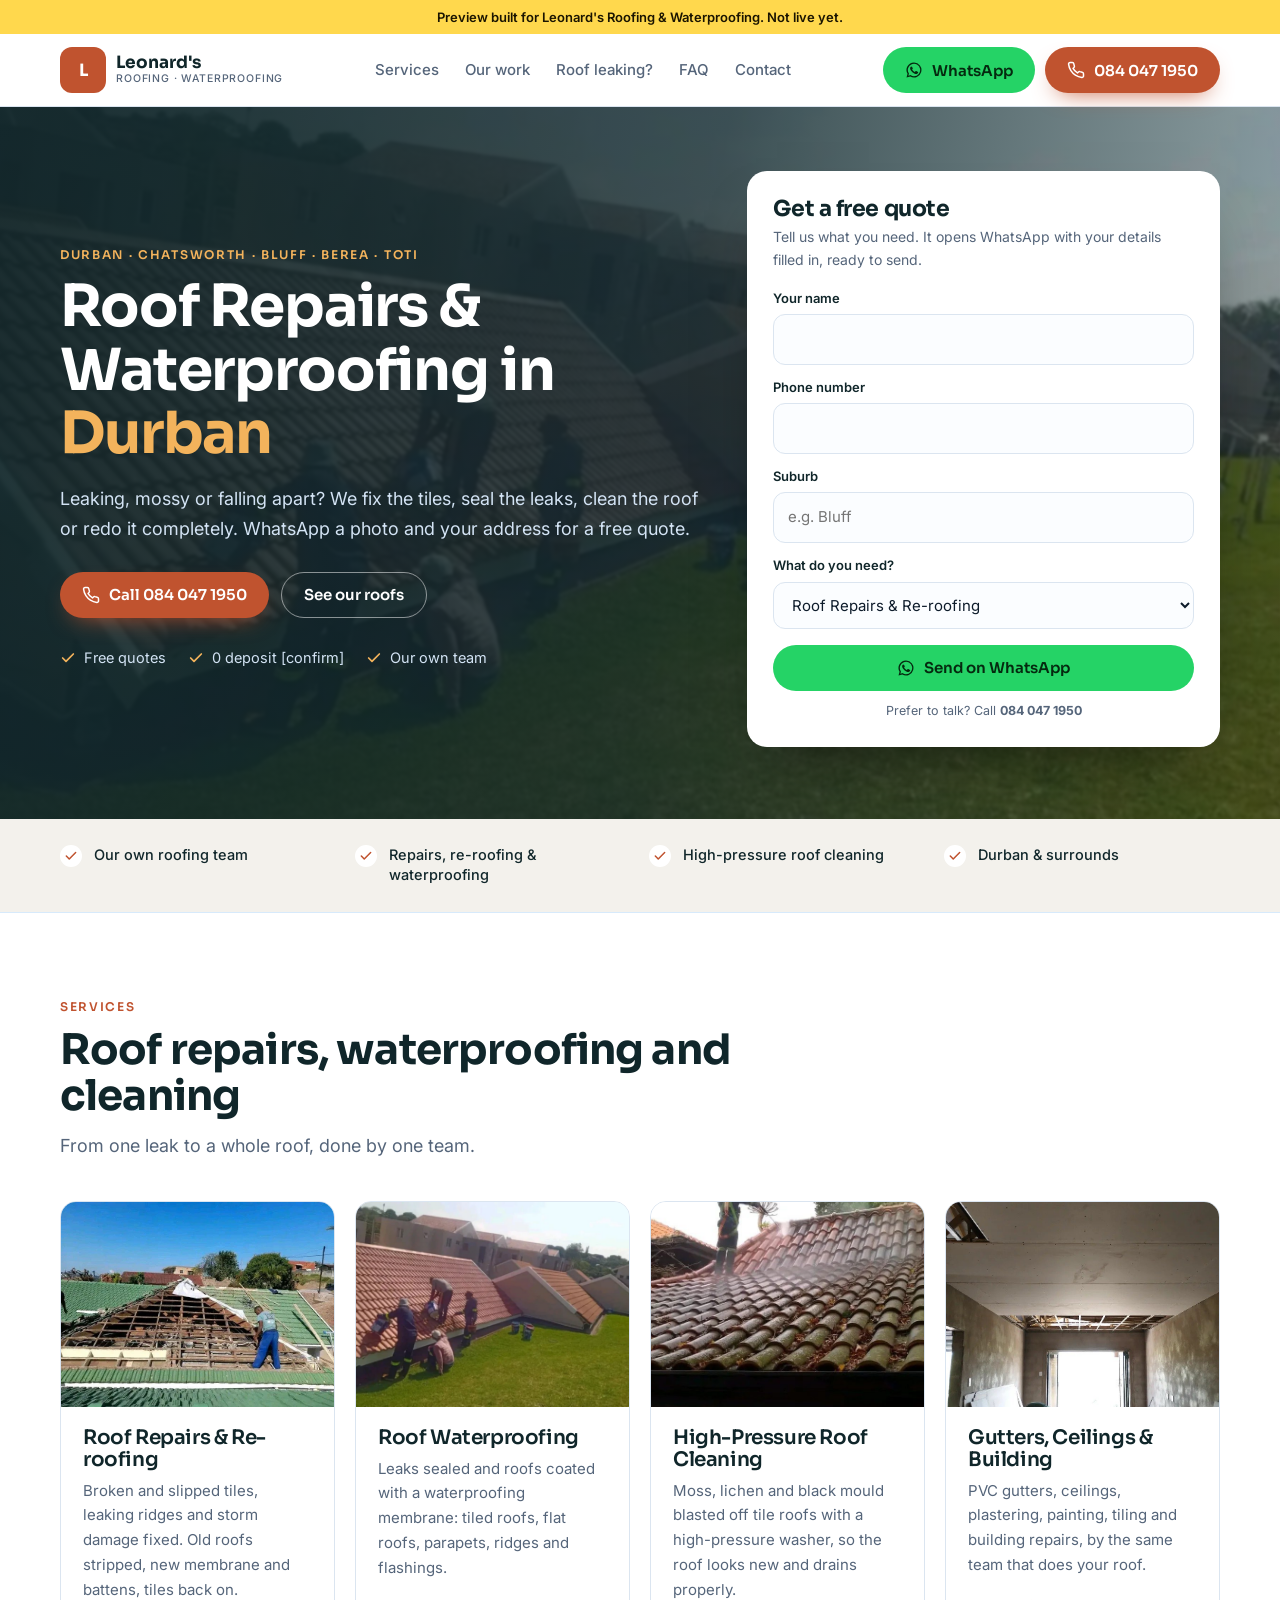
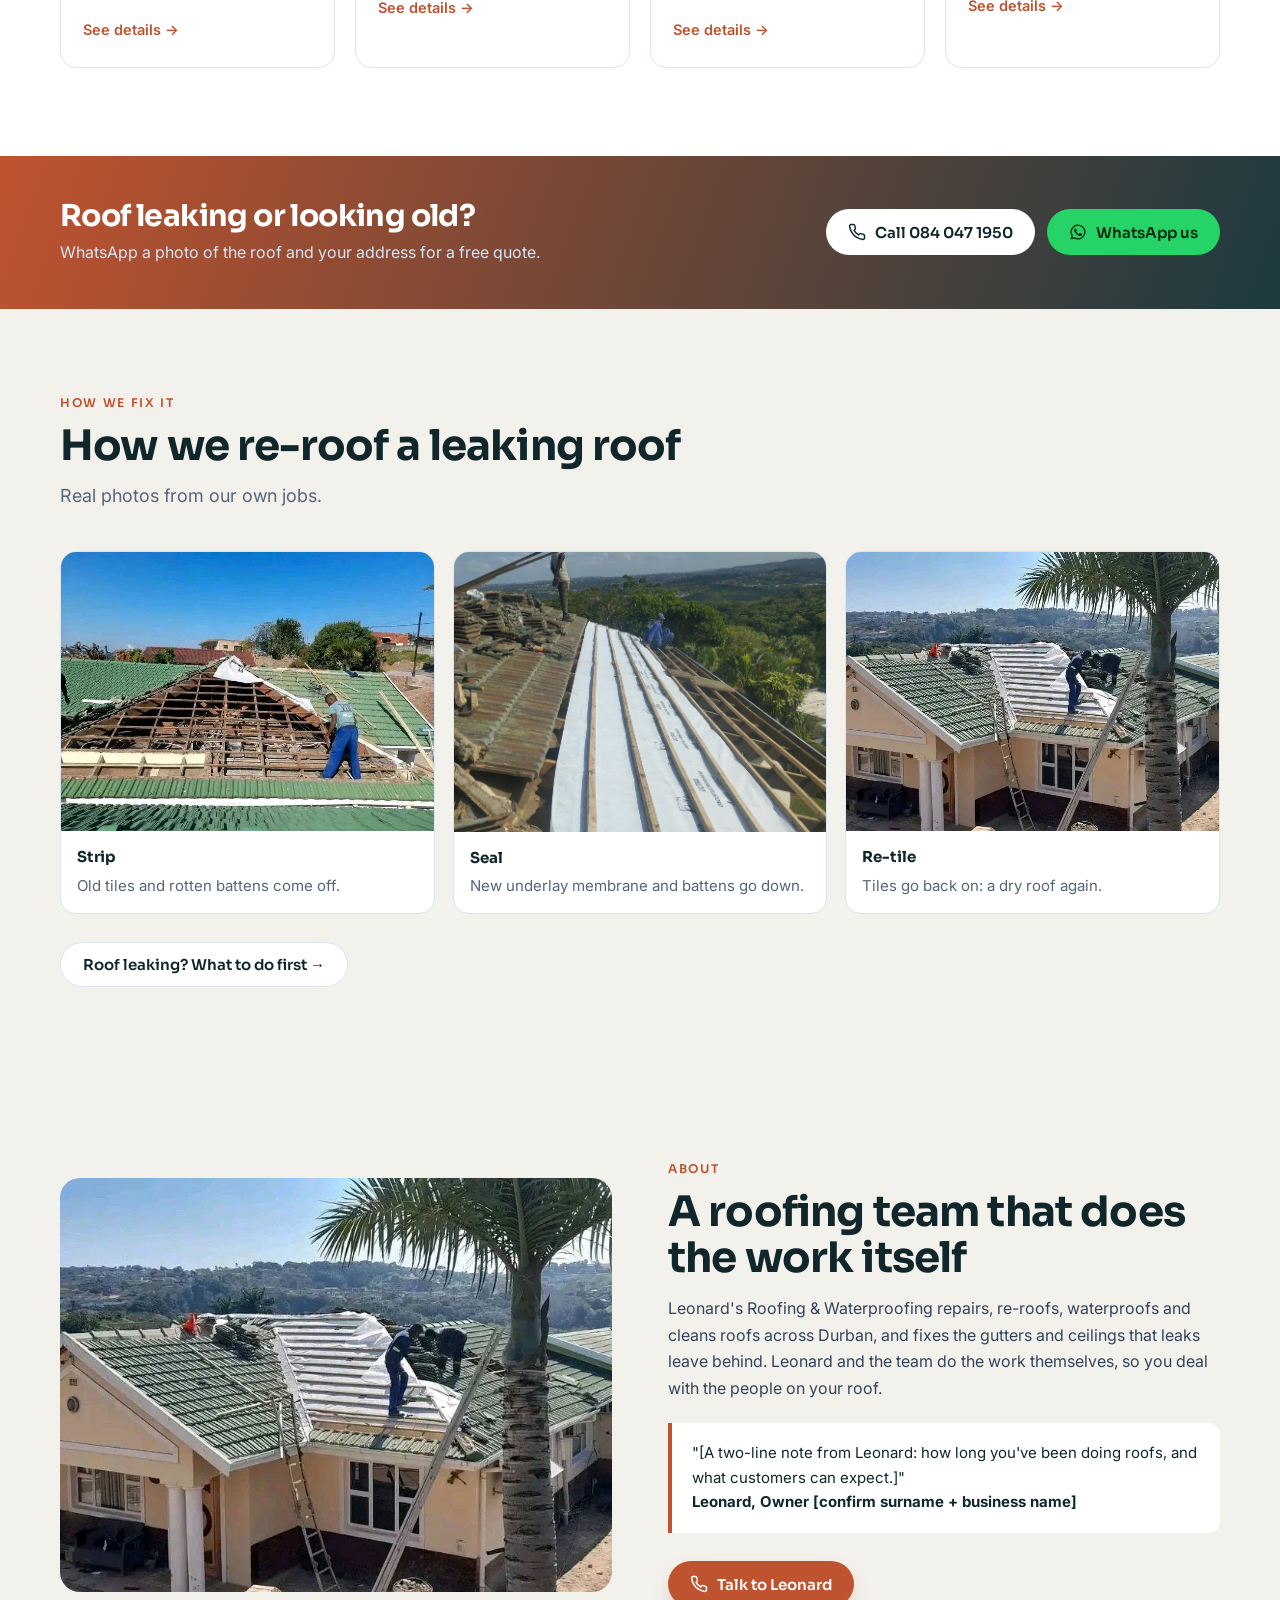
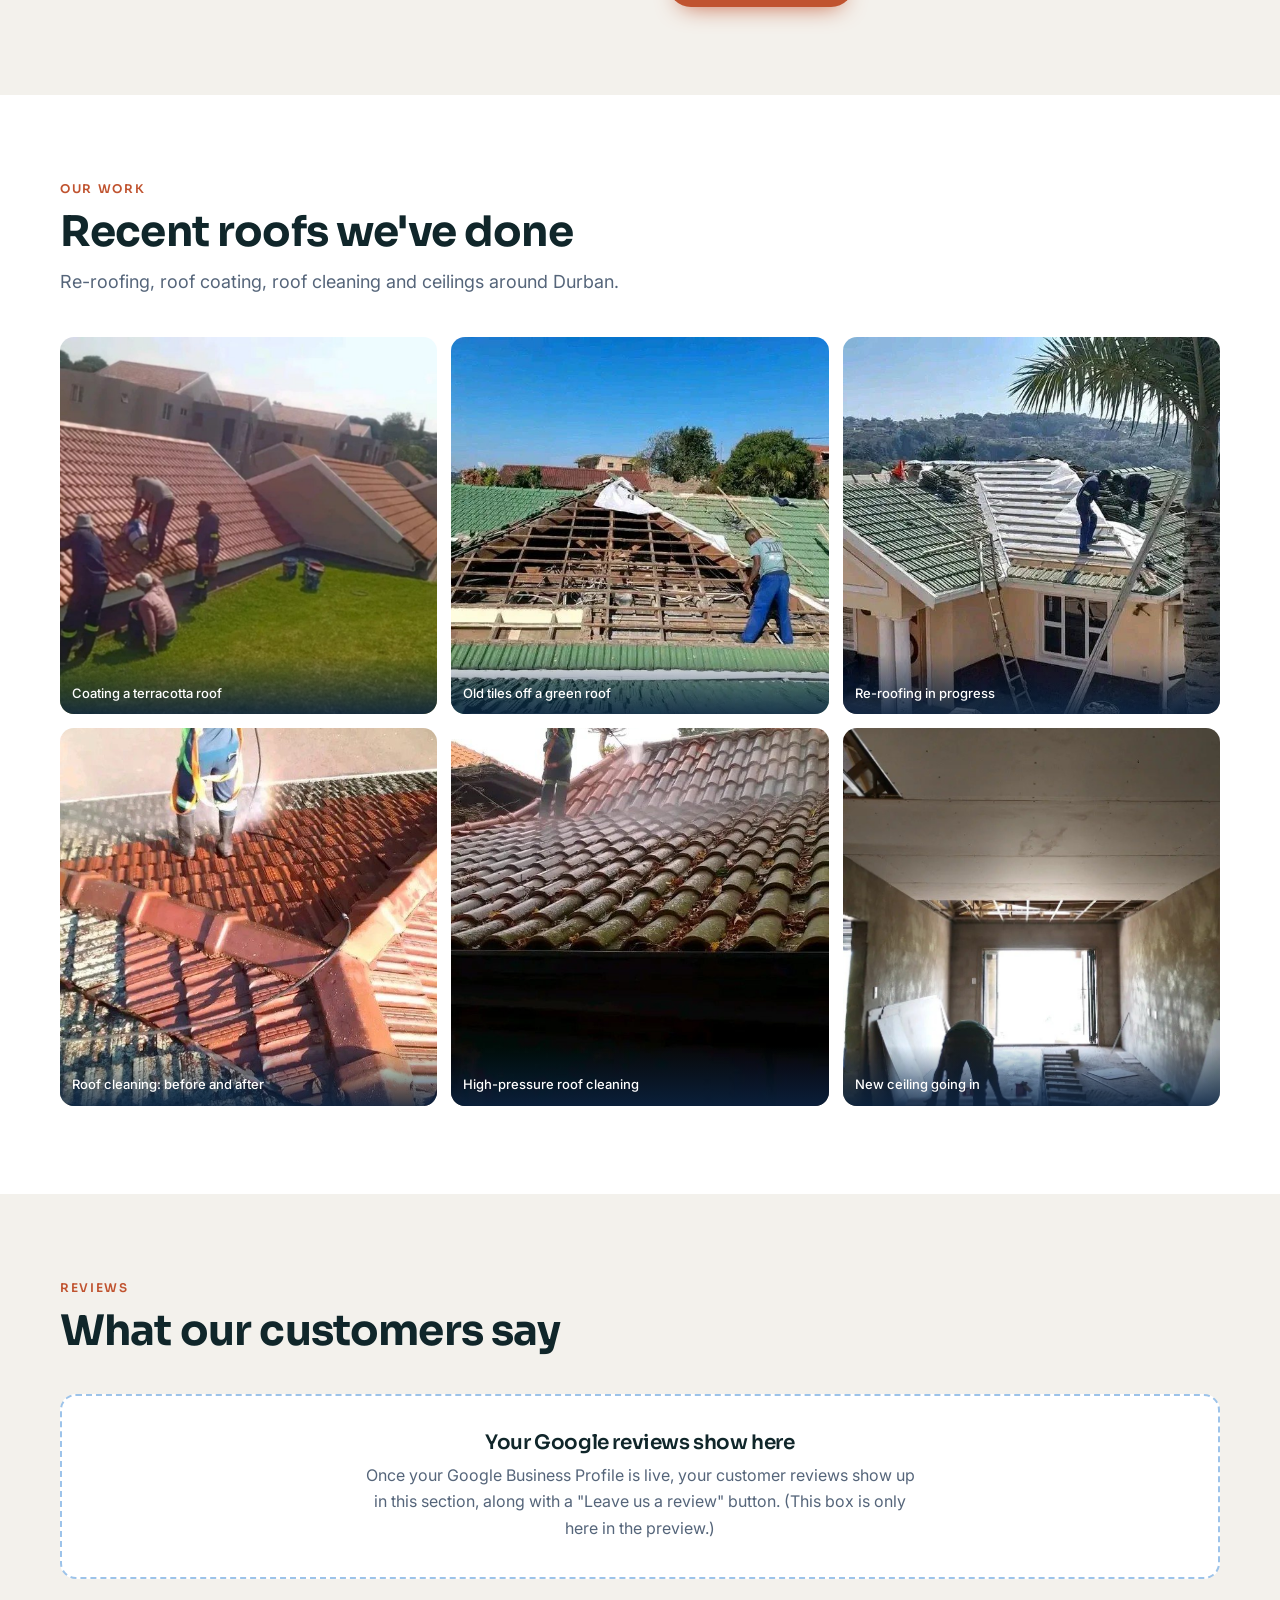
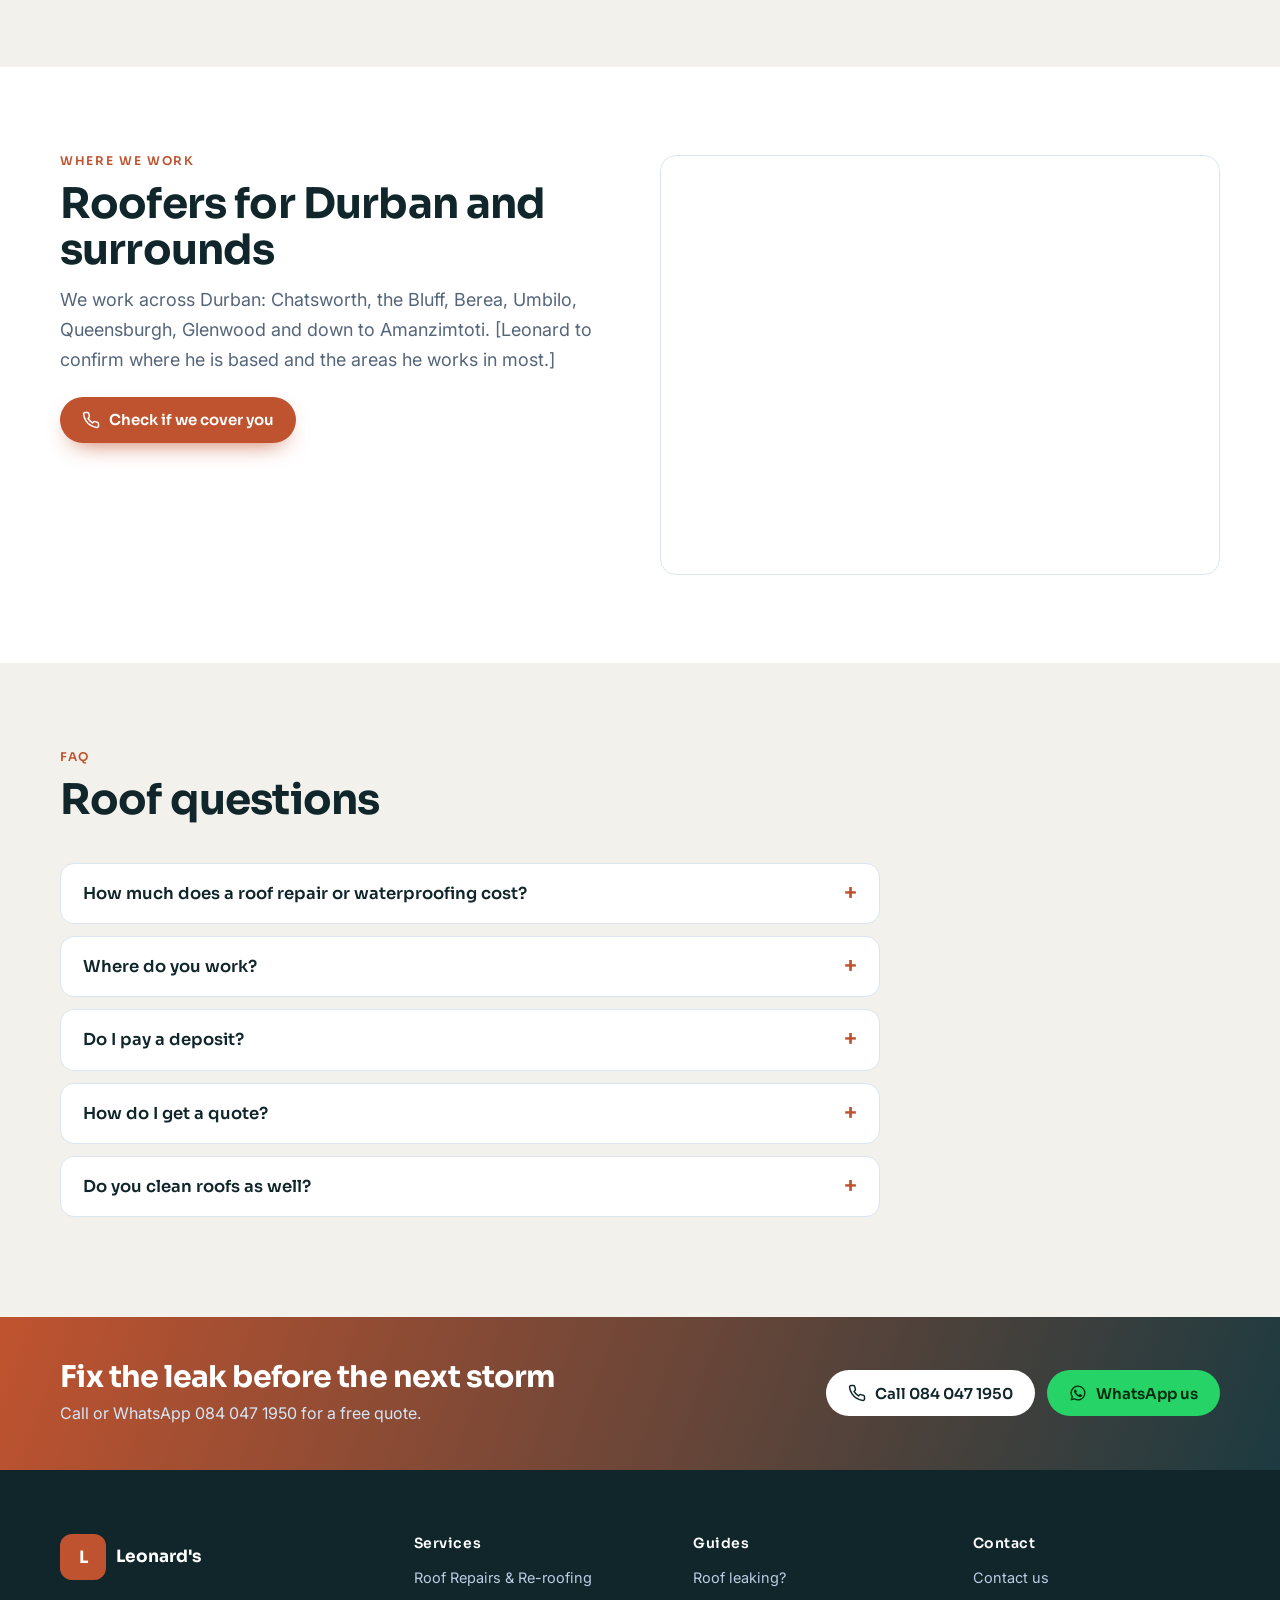
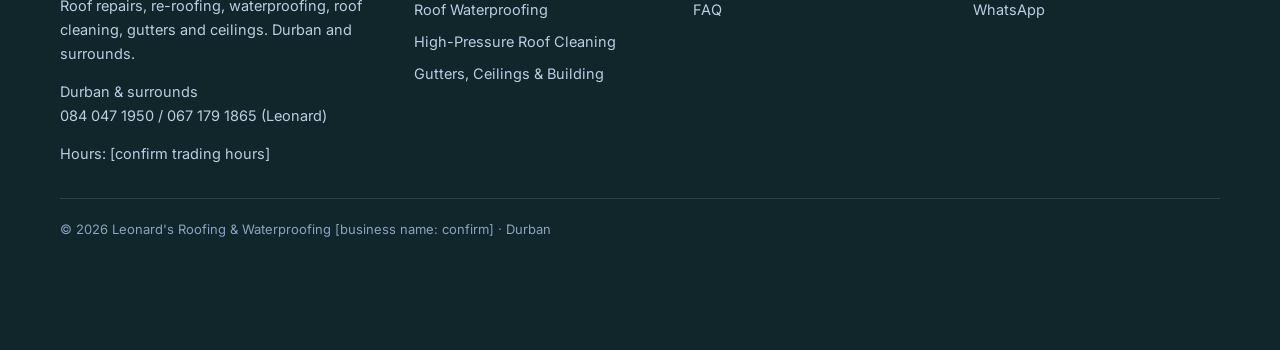
<file: index.html>
<!doctype html>
<html lang="en-ZA">
<head>
<meta charset="utf-8">
<meta name="viewport" content="width=device-width, initial-scale=1">
<!-- PREVIEW: remove noindex + the preview bar when Leonard approves and the real domain is live -->
<meta name="robots" content="noindex, nofollow">
<title>Roof Repairs &amp; Waterproofing Durban | Leonard&#x27;s Roofing &amp; Waterproofing</title>
<meta name="description" content="Leaking roof? Roof repairs, re-roofing, waterproofing, high-pressure roof cleaning, gutters and ceilings in Durban and surrounds. Free quotes. Call or WhatsApp 084 047 1950.">
<link rel="canonical" href="https://dannyschaffer.github.io/leonard-roofing-preview/">
<meta property="og:type" content="website"><meta property="og:title" content="Roof Repairs &amp; Waterproofing Durban | Leonard&#x27;s Roofing &amp; Waterproofing"><meta property="og:description" content="Leaking roof? Roof repairs, re-roofing, waterproofing, high-pressure roof cleaning, gutters and ceilings in Durban and surrounds. Free quotes. Call or WhatsApp 084 047 1950.">
<meta property="og:image" content="https://dannyschaffer.github.io/leonard-roofing-preview/img/hero-roof-team-durban.jpg"><meta property="og:url" content="https://dannyschaffer.github.io/leonard-roofing-preview/">
<link rel="preconnect" href="https://fonts.googleapis.com"><link rel="preconnect" href="https://fonts.gstatic.com" crossorigin><link href="https://fonts.googleapis.com/css2?family=Sora:wght@500;600;700&family=Inter:wght@400;500;600&display=swap" rel="stylesheet">
<link rel="stylesheet" href="styles.css?v=1795590161">
<script type="application/ld+json">{"@context": "https://schema.org", "@type": "HomeAndConstructionBusiness", "@id": "https://dannyschaffer.github.io/leonard-roofing-preview/#business", "name": "Leonard's Roofing & Waterproofing", "description": "Roof repairs, re-roofing, waterproofing, high-pressure roof cleaning, gutters and ceilings in Durban and surrounds.", "telephone": "+27840471950", "url": "https://dannyschaffer.github.io/leonard-roofing-preview/", "image": "https://dannyschaffer.github.io/leonard-roofing-preview/img/hero-roof-team-durban.jpg", "address": {"@type": "PostalAddress", "addressLocality": "Durban", "addressRegion": "KwaZulu-Natal", "addressCountry": "ZA"}, "areaServed": ["Durban", "KwaZulu-Natal"]}</script><script type="application/ld+json">{"@context": "https://schema.org", "@type": "FAQPage", "mainEntity": [{"@type": "Question", "name": "How much does a roof repair or waterproofing cost?", "acceptedAnswer": {"@type": "Answer", "text": "It depends on the size and condition of your roof. [Leonard to confirm starting prices.] WhatsApp a photo of the roof and your address for a free quote."}}, {"@type": "Question", "name": "Where do you work?", "acceptedAnswer": {"@type": "Answer", "text": "Durban and surrounds: Chatsworth, the Bluff, Berea, Umbilo, Queensburgh and Amanzimtoti. [Leonard to confirm areas.]"}}, {"@type": "Question", "name": "Do I pay a deposit?", "acceptedAnswer": {"@type": "Answer", "text": "Leonard's flyers say 0 deposit. [Leonard to confirm.]"}}, {"@type": "Question", "name": "How do I get a quote?", "acceptedAnswer": {"@type": "Answer", "text": "WhatsApp Leonard on 084 047 1950 with a photo and your address, or call 084 047 1950 / 067 179 1865."}}, {"@type": "Question", "name": "Do you clean roofs as well?", "acceptedAnswer": {"@type": "Answer", "text": "Yes. We high-pressure clean tile roofs to get rid of moss, lichen and mould."}}]}</script>
</head>
<body>
<div class="preview">Preview built for Leonard's Roofing & Waterproofing. Not live yet.</div>
<header><div class="wrap nav">
<a class="brand" href="./"><span class="mono">L</span><span>Leonard's<small>Roofing · Waterproofing</small></span></a>
<nav class="nav-links"><a href="#services">Services</a><a href="#work">Our work</a><a href="roof-leaking-what-to-do/">Roof leaking?</a><a href="#faq">FAQ</a><a href="contact/">Contact</a></nav>
<div class="nav-cta"><a class="btn btn-wa" href="https://wa.me/27840471950?text=Hi%20Leonard%2C%20I%20would%20like%20a%20free%20roof%20quote.%20My%20address%20is%3A%20"><svg viewBox="0 0 24 24" fill="currentColor" aria-hidden="true"><path d="M12 2a10 10 0 0 0-8.6 15.1L2 22l5-1.3A10 10 0 1 0 12 2Zm0 18.2a8.2 8.2 0 0 1-4.2-1.2l-.3-.2-3 .8.8-2.9-.2-.3A8.2 8.2 0 1 1 12 20.2Zm4.5-6.1c-.2-.1-1.5-.7-1.7-.8s-.4-.1-.6.1-.7.8-.8 1-.3.2-.5.1a6.7 6.7 0 0 1-3.3-2.9c-.3-.4.3-.4.7-1.4a.5.5 0 0 0 0-.4l-.8-1.9c-.2-.5-.4-.4-.6-.4h-.5a1 1 0 0 0-.7.3 3 3 0 0 0-.9 2.2 5.2 5.2 0 0 0 1.1 2.7 11.8 11.8 0 0 0 4.5 4c1.7.7 2.3.8 3.2.6a2.7 2.7 0 0 0 1.8-1.2 2.2 2.2 0 0 0 .1-1.2c0-.1-.2-.2-.4-.3Z"/></svg><span>WhatsApp</span></a><a class="btn btn-blue" href="tel:+27840471950"><svg viewBox="0 0 24 24" fill="none" stroke="currentColor" stroke-width="2" stroke-linecap="round" stroke-linejoin="round" aria-hidden="true"><path d="M22 16.9v3a2 2 0 0 1-2.2 2 19.8 19.8 0 0 1-8.6-3.1 19.5 19.5 0 0 1-6-6A19.8 19.8 0 0 1 2.1 4.2 2 2 0 0 1 4.1 2h3a2 2 0 0 1 2 1.7c.1 1 .4 1.9.7 2.8a2 2 0 0 1-.5 2.1L8 9.9a16 16 0 0 0 6 6l1.3-1.3a2 2 0 0 1 2.1-.4c.9.3 1.8.6 2.8.7a2 2 0 0 1 1.8 2Z"/></svg><span>084 047 1950</span></a></div>
</div></header>

<section class="hero" style="--hero:url(img/hero-roof-team-durban.jpg)"><div class="hero-bg"></div><div class="wrap">
<div>
<span class="eyebrow" style="color:var(--aqua)">Durban · Chatsworth · Bluff · Berea · Toti</span>
<h1>Roof Repairs &amp; Waterproofing in <em>Durban</em></h1>
<p class="lead">Leaking, mossy or falling apart? We fix the tiles, seal the leaks, clean the roof or redo it completely. WhatsApp a photo and your address for a free quote.</p>
<div class="hero-ctas"><a class="btn btn-blue" href="tel:+27840471950"><svg viewBox="0 0 24 24" fill="none" stroke="currentColor" stroke-width="2" stroke-linecap="round" stroke-linejoin="round" aria-hidden="true"><path d="M22 16.9v3a2 2 0 0 1-2.2 2 19.8 19.8 0 0 1-8.6-3.1 19.5 19.5 0 0 1-6-6A19.8 19.8 0 0 1 2.1 4.2 2 2 0 0 1 4.1 2h3a2 2 0 0 1 2 1.7c.1 1 .4 1.9.7 2.8a2 2 0 0 1-.5 2.1L8 9.9a16 16 0 0 0 6 6l1.3-1.3a2 2 0 0 1 2.1-.4c.9.3 1.8.6 2.8.7a2 2 0 0 1 1.8 2Z"/></svg>Call 084 047 1950</a><a class="btn btn-line" href="#work">See our roofs</a></div>
<div class="hero-points"><span><svg viewBox="0 0 24 24" fill="none" stroke="currentColor" stroke-width="2.6" stroke-linecap="round" stroke-linejoin="round" aria-hidden="true"><path d="M20 6 9 17l-5-5"/></svg>Free quotes</span><span><svg viewBox="0 0 24 24" fill="none" stroke="currentColor" stroke-width="2.6" stroke-linecap="round" stroke-linejoin="round" aria-hidden="true"><path d="M20 6 9 17l-5-5"/></svg>0 deposit [confirm]</span><span><svg viewBox="0 0 24 24" fill="none" stroke="currentColor" stroke-width="2.6" stroke-linecap="round" stroke-linejoin="round" aria-hidden="true"><path d="M20 6 9 17l-5-5"/></svg>Our own team</span></div>
</div>
<form class="card-form" data-wa>
<h2>Get a free quote</h2><p class="small">Tell us what you need. It opens WhatsApp with your details filled in, ready to send.</p>
<label class="field"><span>Your name</span><input name="name" required autocomplete="name"></label>
<label class="field"><span>Phone number</span><input name="phone" type="tel" required autocomplete="tel"></label>
<label class="field"><span>Suburb</span><input name="suburb" placeholder="e.g. Bluff"></label>
<label class="field"><span>What do you need?</span><select name="need"><option>Roof Repairs &amp; Re-roofing</option><option>Roof Waterproofing</option><option>High-Pressure Roof Cleaning</option><option>Gutters, Ceilings &amp; Building</option></select></label>
<button class="btn btn-wa" type="submit"><svg viewBox="0 0 24 24" fill="currentColor" aria-hidden="true"><path d="M12 2a10 10 0 0 0-8.6 15.1L2 22l5-1.3A10 10 0 1 0 12 2Zm0 18.2a8.2 8.2 0 0 1-4.2-1.2l-.3-.2-3 .8.8-2.9-.2-.3A8.2 8.2 0 1 1 12 20.2Zm4.5-6.1c-.2-.1-1.5-.7-1.7-.8s-.4-.1-.6.1-.7.8-.8 1-.3.2-.5.1a6.7 6.7 0 0 1-3.3-2.9c-.3-.4.3-.4.7-1.4a.5.5 0 0 0 0-.4l-.8-1.9c-.2-.5-.4-.4-.6-.4h-.5a1 1 0 0 0-.7.3 3 3 0 0 0-.9 2.2 5.2 5.2 0 0 0 1.1 2.7 11.8 11.8 0 0 0 4.5 4c1.7.7 2.3.8 3.2.6a2.7 2.7 0 0 0 1.8-1.2 2.2 2.2 0 0 0 .1-1.2c0-.1-.2-.2-.4-.3Z"/></svg>Send on WhatsApp</button>
<p class="form-note">Prefer to talk? Call <a href="tel:+27840471950"><b>084 047 1950</b></a></p>
</form>
</div></section>
<div class="trust"><div class="wrap">
<div><svg viewBox="0 0 24 24" fill="none" stroke="currentColor" stroke-width="2.6" stroke-linecap="round" stroke-linejoin="round" aria-hidden="true"><path d="M20 6 9 17l-5-5"/></svg><span>Our own roofing team</span></div>
<div><svg viewBox="0 0 24 24" fill="none" stroke="currentColor" stroke-width="2.6" stroke-linecap="round" stroke-linejoin="round" aria-hidden="true"><path d="M20 6 9 17l-5-5"/></svg><span>Repairs, re-roofing &amp; waterproofing</span></div>
<div><svg viewBox="0 0 24 24" fill="none" stroke="currentColor" stroke-width="2.6" stroke-linecap="round" stroke-linejoin="round" aria-hidden="true"><path d="M20 6 9 17l-5-5"/></svg><span>High-pressure roof cleaning</span></div>
<div><svg viewBox="0 0 24 24" fill="none" stroke="currentColor" stroke-width="2.6" stroke-linecap="round" stroke-linejoin="round" aria-hidden="true"><path d="M20 6 9 17l-5-5"/></svg><span>Durban &amp; surrounds</span></div>
</div></div>

<section id="services"><div class="wrap">
<div class="sec-head"><span class="eyebrow">Services</span><h2>Roof repairs, waterproofing and cleaning</h2><p class="lead">From one leak to a whole roof, done by one team.</p></div>
<div class="svc-grid"><a class="svc" href="services/roof-repairs/"><img src="img/roof-repairs-old-tiles-off.jpg" alt="Leonard&#x27;s team stripping old tiles off a green tile roof in Durban" loading="lazy"><div><h3>Roof Repairs &amp; Re-roofing</h3><p>Broken and slipped tiles, leaking ridges and storm damage fixed. Old roofs stripped, new membrane and battens, tiles back on.</p><span class="more">See details →</span></div></a><a class="svc" href="services/roof-waterproofing/"><img src="img/hero-roof-team-durban.jpg" alt="Leonard&#x27;s team coating a terracotta tile roof in Durban" loading="lazy"><div><h3>Roof Waterproofing</h3><p>Leaks sealed and roofs coated with a waterproofing membrane: tiled roofs, flat roofs, parapets, ridges and flashings.</p><span class="more">See details →</span></div></a><a class="svc" href="services/roof-cleaning/"><img src="img/roof-cleaning-pressure-wash.jpg" alt="Leonard&#x27;s team high-pressure cleaning a tile roof in Durban, in safety harness" loading="lazy"><div><h3>High-Pressure Roof Cleaning</h3><p>Moss, lichen and black mould blasted off tile roofs with a high-pressure washer, so the roof looks new and drains properly.</p><span class="more">See details →</span></div></a><a class="svc" href="services/gutters-ceilings-building/"><img src="img/ceiling-installation.jpg" alt="Ceiling boards being installed in a Durban house by Leonard&#x27;s team" loading="lazy"><div><h3>Gutters, Ceilings &amp; Building</h3><p>PVC gutters, ceilings, plastering, painting, tiling and building repairs, by the same team that does your roof.</p><span class="more">See details →</span></div></a></div>
</div></section>

<div class="band"><div class="wrap"><div><h2>Roof leaking or looking old?</h2><p>WhatsApp a photo of the roof and your address for a free quote.</p></div>
<div class="ctas"><a class="btn btn-white" href="tel:+27840471950"><svg viewBox="0 0 24 24" fill="none" stroke="currentColor" stroke-width="2" stroke-linecap="round" stroke-linejoin="round" aria-hidden="true"><path d="M22 16.9v3a2 2 0 0 1-2.2 2 19.8 19.8 0 0 1-8.6-3.1 19.5 19.5 0 0 1-6-6A19.8 19.8 0 0 1 2.1 4.2 2 2 0 0 1 4.1 2h3a2 2 0 0 1 2 1.7c.1 1 .4 1.9.7 2.8a2 2 0 0 1-.5 2.1L8 9.9a16 16 0 0 0 6 6l1.3-1.3a2 2 0 0 1 2.1-.4c.9.3 1.8.6 2.8.7a2 2 0 0 1 1.8 2Z"/></svg>Call 084 047 1950</a><a class="btn btn-wa" href="https://wa.me/27840471950?text=Hi%20Leonard%2C%20I%20would%20like%20a%20free%20roof%20quote.%20My%20address%20is%3A%20"><svg viewBox="0 0 24 24" fill="currentColor" aria-hidden="true"><path d="M12 2a10 10 0 0 0-8.6 15.1L2 22l5-1.3A10 10 0 1 0 12 2Zm0 18.2a8.2 8.2 0 0 1-4.2-1.2l-.3-.2-3 .8.8-2.9-.2-.3A8.2 8.2 0 1 1 12 20.2Zm4.5-6.1c-.2-.1-1.5-.7-1.7-.8s-.4-.1-.6.1-.7.8-.8 1-.3.2-.5.1a6.7 6.7 0 0 1-3.3-2.9c-.3-.4.3-.4.7-1.4a.5.5 0 0 0 0-.4l-.8-1.9c-.2-.5-.4-.4-.6-.4h-.5a1 1 0 0 0-.7.3 3 3 0 0 0-.9 2.2 5.2 5.2 0 0 0 1.1 2.7 11.8 11.8 0 0 0 4.5 4c1.7.7 2.3.8 3.2.6a2.7 2.7 0 0 0 1.8-1.2 2.2 2.2 0 0 0 .1-1.2c0-.1-.2-.2-.4-.3Z"/></svg>WhatsApp us</a></div></div></div>

<section style="background:var(--sky)"><div class="wrap">
<div class="sec-head"><span class="eyebrow">How we fix it</span><h2>How we re-roof a leaking roof</h2><p class="lead">Real photos from our own jobs.</p></div>
<div class="stages"><figure><img src="img/roof-repairs-old-tiles-off.jpg" alt="Strip: Leonard&#39;s roofing, Durban" loading="lazy"><figcaption><b>Strip</b>Old tiles and rotten battens come off.</figcaption></figure><figure><img src="img/new-membrane-battens.jpg" alt="Seal: Leonard&#39;s roofing, Durban" loading="lazy"><figcaption><b>Seal</b>New underlay membrane and battens go down.</figcaption></figure><figure><img src="img/re-roofing-tiles-going-on.jpg" alt="Re-tile: Leonard&#39;s roofing, Durban" loading="lazy"><figcaption><b>Re-tile</b>Tiles go back on: a dry roof again.</figcaption></figure></div>
<div class="hero-ctas"><a class="btn btn-outline" href="roof-leaking-what-to-do/">Roof leaking? What to do first →</a></div>
</div></section>

<section class="about"><div class="wrap">
<img src="img/re-roofing-tiles-going-on.jpg" alt="Leonard's team re-roofing a house in Durban" loading="lazy">
<div><span class="eyebrow">About</span><h2>A roofing team that does the work itself</h2>
<p>Leonard's Roofing & Waterproofing repairs, re-roofs, waterproofs and cleans roofs across Durban, and fixes the gutters and ceilings that leaks leave behind. Leonard and the team do the work themselves, so you deal with the people on your roof.</p>
<div class="owner">"[A two-line note from Leonard: how long you've been doing roofs, and what customers can expect.]"<br><b>Leonard, Owner [confirm surname + business name]</b></div>
<div class="hero-ctas"><a class="btn btn-blue" href="tel:+27840471950"><svg viewBox="0 0 24 24" fill="none" stroke="currentColor" stroke-width="2" stroke-linecap="round" stroke-linejoin="round" aria-hidden="true"><path d="M22 16.9v3a2 2 0 0 1-2.2 2 19.8 19.8 0 0 1-8.6-3.1 19.5 19.5 0 0 1-6-6A19.8 19.8 0 0 1 2.1 4.2 2 2 0 0 1 4.1 2h3a2 2 0 0 1 2 1.7c.1 1 .4 1.9.7 2.8a2 2 0 0 1-.5 2.1L8 9.9a16 16 0 0 0 6 6l1.3-1.3a2 2 0 0 1 2.1-.4c.9.3 1.8.6 2.8.7a2 2 0 0 1 1.8 2Z"/></svg>Talk to Leonard</a></div>
</div></div></section>

<section id="work"><div class="wrap">
<div class="sec-head"><span class="eyebrow">Our work</span><h2>Recent roofs we've done</h2><p class="lead">Re-roofing, roof coating, roof cleaning and ceilings around Durban.</p></div>
<div class="gallery"><figure><img src="img/hero-roof-team-durban.jpg" alt="Coating a terracotta roof by Leonard's Roofing & Waterproofing" loading="lazy"><figcaption>Coating a terracotta roof</figcaption></figure><figure><img src="img/roof-repairs-old-tiles-off.jpg" alt="Old tiles off a green roof by Leonard's Roofing & Waterproofing" loading="lazy"><figcaption>Old tiles off a green roof</figcaption></figure><figure><img src="img/re-roofing-tiles-going-on.jpg" alt="Re-roofing in progress by Leonard's Roofing & Waterproofing" loading="lazy"><figcaption>Re-roofing in progress</figcaption></figure><figure><img src="img/roof-cleaning-before-after.jpg" alt="Roof cleaning: before and after by Leonard's Roofing & Waterproofing" loading="lazy"><figcaption>Roof cleaning: before and after</figcaption></figure><figure><img src="img/roof-cleaning-pressure-wash.jpg" alt="High-pressure roof cleaning by Leonard's Roofing & Waterproofing" loading="lazy"><figcaption>High-pressure roof cleaning</figcaption></figure><figure><img src="img/ceiling-installation.jpg" alt="New ceiling going in by Leonard's Roofing & Waterproofing" loading="lazy"><figcaption>New ceiling going in</figcaption></figure></div>
</div></section>

<section class="reviews" id="reviews"><div class="wrap">
<div class="sec-head"><span class="eyebrow">Reviews</span><h2>What our customers say</h2></div>
<div class="review-slot"><h3>Your Google reviews show here</h3><p>Once your Google Business Profile is live, your customer reviews show up in this section, along with a "Leave us a review" button. (This box is only here in the preview.)</p></div>
</div></section>

<section class="area" id="areas" style="background:#fff"><div class="wrap">
<div><span class="eyebrow">Where we work</span><h2>Roofers for Durban and surrounds</h2>
<p class="lead" style="margin-top:12px">We work across Durban: Chatsworth, the Bluff, Berea, Umbilo, Queensburgh, Glenwood and down to Amanzimtoti. [Leonard to confirm where he is based and the areas he works in most.]</p>
<a class="btn btn-blue" style="margin-top:22px" href="tel:+27840471950"><svg viewBox="0 0 24 24" fill="none" stroke="currentColor" stroke-width="2" stroke-linecap="round" stroke-linejoin="round" aria-hidden="true"><path d="M22 16.9v3a2 2 0 0 1-2.2 2 19.8 19.8 0 0 1-8.6-3.1 19.5 19.5 0 0 1-6-6A19.8 19.8 0 0 1 2.1 4.2 2 2 0 0 1 4.1 2h3a2 2 0 0 1 2 1.7c.1 1 .4 1.9.7 2.8a2 2 0 0 1-.5 2.1L8 9.9a16 16 0 0 0 6 6l1.3-1.3a2 2 0 0 1 2.1-.4c.9.3 1.8.6 2.8.7a2 2 0 0 1 1.8 2Z"/></svg>Check if we cover you</a></div>
<div class="map"><iframe loading="lazy" title="Map of Durban" src="https://maps.google.com/maps?q=-29.89,30.93&z=10&output=embed"></iframe></div>
</div></section>

<section class="faq" id="faq"><div class="wrap">
<div class="sec-head"><span class="eyebrow">FAQ</span><h2>Roof questions</h2></div>
<div class="faq-list"><details><summary>How much does a roof repair or waterproofing cost?</summary><p>It depends on the size and condition of your roof. [Leonard to confirm starting prices.] WhatsApp a photo of the roof and your address for a free quote.</p></details><details><summary>Where do you work?</summary><p>Durban and surrounds: Chatsworth, the Bluff, Berea, Umbilo, Queensburgh and Amanzimtoti. [Leonard to confirm areas.]</p></details><details><summary>Do I pay a deposit?</summary><p>Leonard&#x27;s flyers say 0 deposit. [Leonard to confirm.]</p></details><details><summary>How do I get a quote?</summary><p>WhatsApp Leonard on 084 047 1950 with a photo and your address, or call 084 047 1950 / 067 179 1865.</p></details><details><summary>Do you clean roofs as well?</summary><p>Yes. We high-pressure clean tile roofs to get rid of moss, lichen and mould.</p></details></div>
</div></section>

<div class="band"><div class="wrap"><div><h2>Fix the leak before the next storm</h2><p>Call or WhatsApp 084 047 1950 for a free quote.</p></div>
<div class="ctas"><a class="btn btn-white" href="tel:+27840471950"><svg viewBox="0 0 24 24" fill="none" stroke="currentColor" stroke-width="2" stroke-linecap="round" stroke-linejoin="round" aria-hidden="true"><path d="M22 16.9v3a2 2 0 0 1-2.2 2 19.8 19.8 0 0 1-8.6-3.1 19.5 19.5 0 0 1-6-6A19.8 19.8 0 0 1 2.1 4.2 2 2 0 0 1 4.1 2h3a2 2 0 0 1 2 1.7c.1 1 .4 1.9.7 2.8a2 2 0 0 1-.5 2.1L8 9.9a16 16 0 0 0 6 6l1.3-1.3a2 2 0 0 1 2.1-.4c.9.3 1.8.6 2.8.7a2 2 0 0 1 1.8 2Z"/></svg>Call 084 047 1950</a><a class="btn btn-wa" href="https://wa.me/27840471950?text=Hi%20Leonard%2C%20I%20would%20like%20a%20free%20roof%20quote.%20My%20address%20is%3A%20"><svg viewBox="0 0 24 24" fill="currentColor" aria-hidden="true"><path d="M12 2a10 10 0 0 0-8.6 15.1L2 22l5-1.3A10 10 0 1 0 12 2Zm0 18.2a8.2 8.2 0 0 1-4.2-1.2l-.3-.2-3 .8.8-2.9-.2-.3A8.2 8.2 0 1 1 12 20.2Zm4.5-6.1c-.2-.1-1.5-.7-1.7-.8s-.4-.1-.6.1-.7.8-.8 1-.3.2-.5.1a6.7 6.7 0 0 1-3.3-2.9c-.3-.4.3-.4.7-1.4a.5.5 0 0 0 0-.4l-.8-1.9c-.2-.5-.4-.4-.6-.4h-.5a1 1 0 0 0-.7.3 3 3 0 0 0-.9 2.2 5.2 5.2 0 0 0 1.1 2.7 11.8 11.8 0 0 0 4.5 4c1.7.7 2.3.8 3.2.6a2.7 2.7 0 0 0 1.8-1.2 2.2 2.2 0 0 0 .1-1.2c0-.1-.2-.2-.4-.3Z"/></svg>WhatsApp us</a></div></div></div>
<footer><div class="wrap">
<div><a class="brand" href="./"><span class="mono">L</span><span>Leonard's</span></a>
<p style="margin-top:12px">Roof repairs, re-roofing, waterproofing, roof cleaning, gutters and ceilings. Durban and surrounds.</p>
<p style="margin-top:14px">Durban &amp; surrounds<br><a href="tel:+27840471950">084 047 1950</a> / 067 179 1865 (Leonard)</p>
<p style="margin-top:14px">Hours: [confirm trading hours]</p></div>
<div><h4>Services</h4><ul><li><a href="services/roof-repairs/">Roof Repairs &amp; Re-roofing</a></li><li><a href="services/roof-waterproofing/">Roof Waterproofing</a></li><li><a href="services/roof-cleaning/">High-Pressure Roof Cleaning</a></li><li><a href="services/gutters-ceilings-building/">Gutters, Ceilings &amp; Building</a></li></ul></div>
<div><h4>Guides</h4><ul><li><a href="roof-leaking-what-to-do/">Roof leaking?</a></li><li><a href="#faq">FAQ</a></li></ul></div>
<div><h4>Contact</h4><ul><li><a href="contact/">Contact us</a></li><li><a href="https://wa.me/27840471950?text=Hi%20Leonard%2C%20I%20would%20like%20a%20free%20roof%20quote.%20My%20address%20is%3A%20">WhatsApp</a></li></ul></div>
<div class="legal">© 2026 Leonard's Roofing & Waterproofing [business name: confirm] · Durban</div>
</div></footer>
<div class="mbar"><a class="btn btn-blue" href="tel:+27840471950"><svg viewBox="0 0 24 24" fill="none" stroke="currentColor" stroke-width="2" stroke-linecap="round" stroke-linejoin="round" aria-hidden="true"><path d="M22 16.9v3a2 2 0 0 1-2.2 2 19.8 19.8 0 0 1-8.6-3.1 19.5 19.5 0 0 1-6-6A19.8 19.8 0 0 1 2.1 4.2 2 2 0 0 1 4.1 2h3a2 2 0 0 1 2 1.7c.1 1 .4 1.9.7 2.8a2 2 0 0 1-.5 2.1L8 9.9a16 16 0 0 0 6 6l1.3-1.3a2 2 0 0 1 2.1-.4c.9.3 1.8.6 2.8.7a2 2 0 0 1 1.8 2Z"/></svg>Call now</a><a class="btn btn-wa" href="https://wa.me/27840471950?text=Hi%20Leonard%2C%20I%20would%20like%20a%20free%20roof%20quote.%20My%20address%20is%3A%20"><svg viewBox="0 0 24 24" fill="currentColor" aria-hidden="true"><path d="M12 2a10 10 0 0 0-8.6 15.1L2 22l5-1.3A10 10 0 1 0 12 2Zm0 18.2a8.2 8.2 0 0 1-4.2-1.2l-.3-.2-3 .8.8-2.9-.2-.3A8.2 8.2 0 1 1 12 20.2Zm4.5-6.1c-.2-.1-1.5-.7-1.7-.8s-.4-.1-.6.1-.7.8-.8 1-.3.2-.5.1a6.7 6.7 0 0 1-3.3-2.9c-.3-.4.3-.4.7-1.4a.5.5 0 0 0 0-.4l-.8-1.9c-.2-.5-.4-.4-.6-.4h-.5a1 1 0 0 0-.7.3 3 3 0 0 0-.9 2.2 5.2 5.2 0 0 0 1.1 2.7 11.8 11.8 0 0 0 4.5 4c1.7.7 2.3.8 3.2.6a2.7 2.7 0 0 0 1.8-1.2 2.2 2.2 0 0 0 .1-1.2c0-.1-.2-.2-.4-.3Z"/></svg>WhatsApp</a></div>
<script>
document.querySelectorAll('form[data-wa]').forEach(f=>f.addEventListener('submit',ev=>{ev.preventDefault();const d=new FormData(f);
const msg=`Hi Leonard, I'd like a free quote.%0AName: ${d.get('name')||''}%0APhone: ${d.get('phone')||''}%0ASuburb: ${d.get('suburb')||''}%0ANeed: ${d.get('need')||''}`;
window.open('https://wa.me/27840471950?text='+msg.replace(/ /g,'%20'),'_blank');}));
</script>
</body></html>
</file>
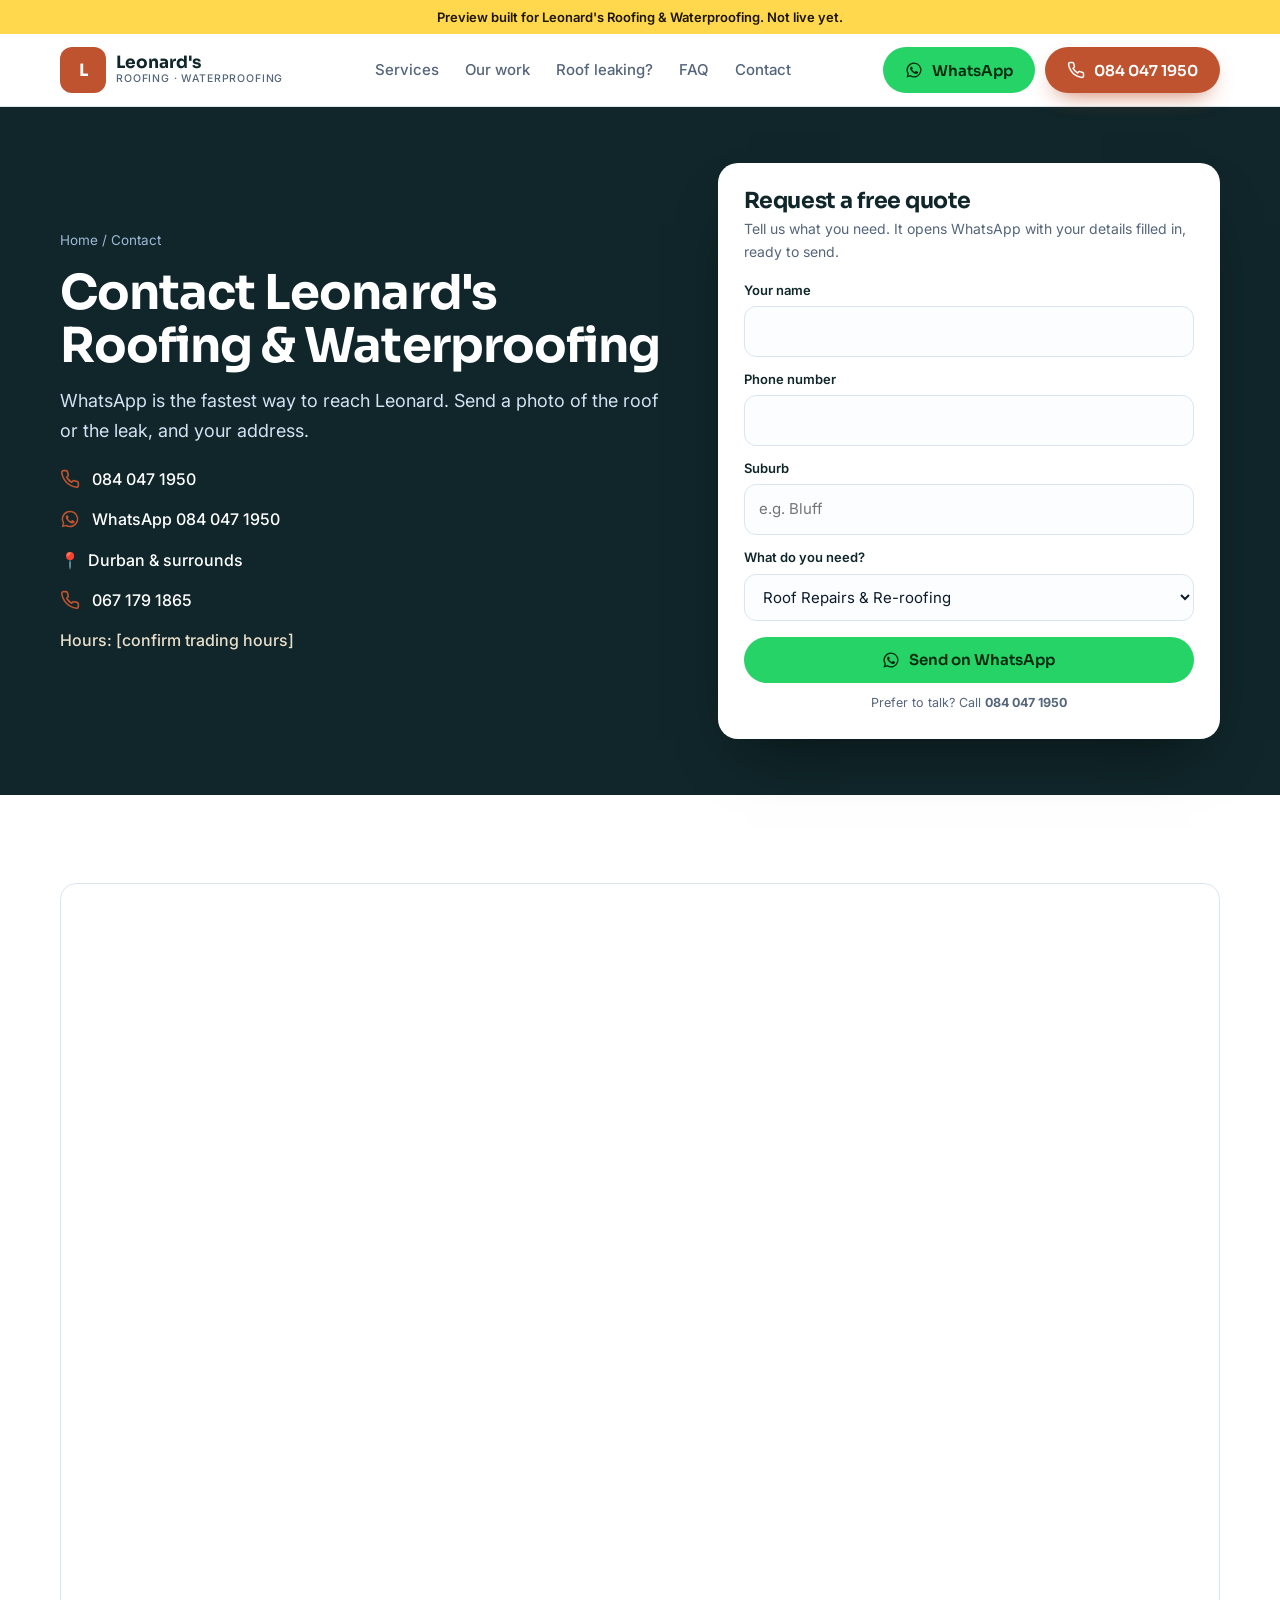
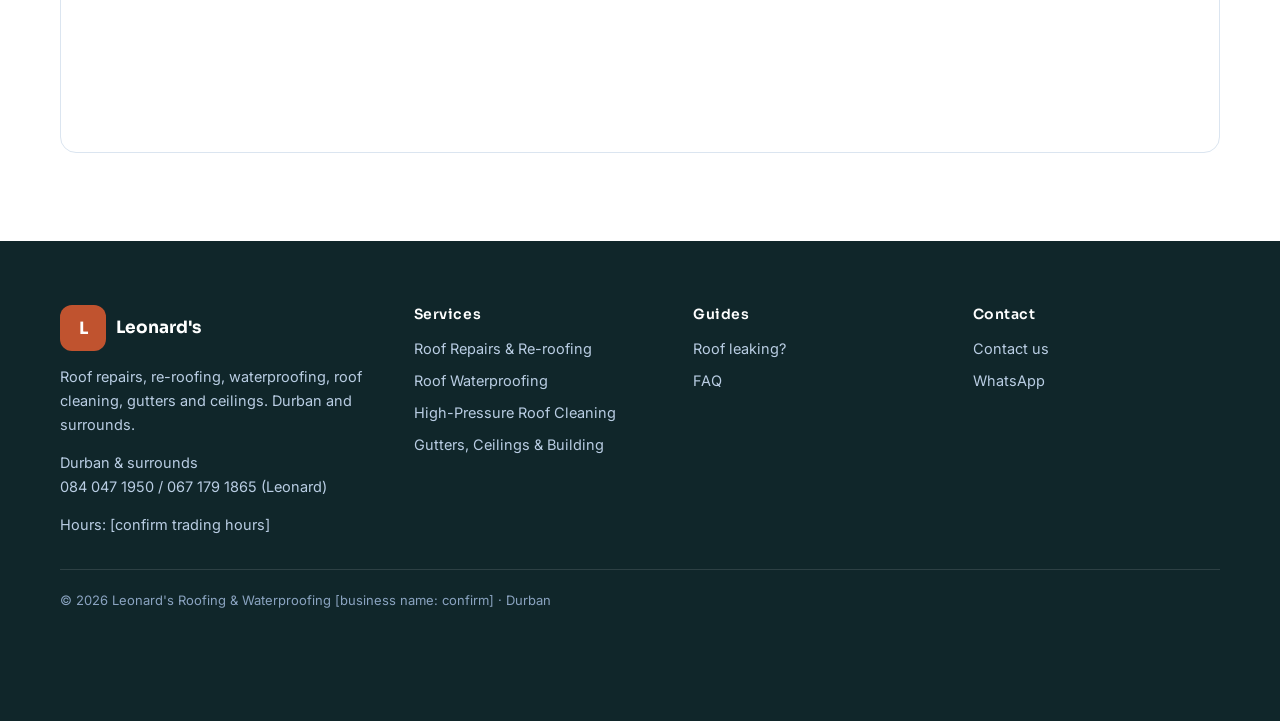
<file: contact/index.html>
<!doctype html>
<html lang="en-ZA">
<head>
<meta charset="utf-8">
<meta name="viewport" content="width=device-width, initial-scale=1">
<!-- PREVIEW: remove noindex + the preview bar when Leonard approves and the real domain is live -->
<meta name="robots" content="noindex, nofollow">
<title>Contact Leonard&#x27;s Roofing &amp; Waterproofing | Durban | 084 047 1950</title>
<meta name="description" content="Call or WhatsApp Leonard at Leonard&#x27;s Roofing &amp; Waterproofing on 084 047 1950 for a free roof repair, waterproofing or roof cleaning quote in Durban.">
<link rel="canonical" href="https://dannyschaffer.github.io/leonard-roofing-preview/contact/">
<meta property="og:type" content="website"><meta property="og:title" content="Contact Leonard&#x27;s Roofing &amp; Waterproofing | Durban | 084 047 1950"><meta property="og:description" content="Call or WhatsApp Leonard at Leonard&#x27;s Roofing &amp; Waterproofing on 084 047 1950 for a free roof repair, waterproofing or roof cleaning quote in Durban.">
<meta property="og:image" content="https://dannyschaffer.github.io/leonard-roofing-preview/img/hero-roof-team-durban.jpg"><meta property="og:url" content="https://dannyschaffer.github.io/leonard-roofing-preview/contact/">
<link rel="preconnect" href="https://fonts.googleapis.com"><link rel="preconnect" href="https://fonts.gstatic.com" crossorigin><link href="https://fonts.googleapis.com/css2?family=Sora:wght@500;600;700&family=Inter:wght@400;500;600&display=swap" rel="stylesheet">
<link rel="stylesheet" href="../styles.css?v=1795590161">
<script type="application/ld+json">{"@context": "https://schema.org", "@type": "HomeAndConstructionBusiness", "@id": "https://dannyschaffer.github.io/leonard-roofing-preview/#business", "name": "Leonard's Roofing & Waterproofing", "description": "Roof repairs, re-roofing, waterproofing, high-pressure roof cleaning, gutters and ceilings in Durban and surrounds.", "telephone": "+27840471950", "url": "https://dannyschaffer.github.io/leonard-roofing-preview/", "image": "https://dannyschaffer.github.io/leonard-roofing-preview/img/hero-roof-team-durban.jpg", "address": {"@type": "PostalAddress", "addressLocality": "Durban", "addressRegion": "KwaZulu-Natal", "addressCountry": "ZA"}, "areaServed": ["Durban", "KwaZulu-Natal"]}</script>
</head>
<body>
<div class="preview">Preview built for Leonard's Roofing & Waterproofing. Not live yet.</div>
<header><div class="wrap nav">
<a class="brand" href="../"><span class="mono">L</span><span>Leonard's<small>Roofing · Waterproofing</small></span></a>
<nav class="nav-links"><a href="../#services">Services</a><a href="../#work">Our work</a><a href="../roof-leaking-what-to-do/">Roof leaking?</a><a href="../#faq">FAQ</a><a href="../contact/">Contact</a></nav>
<div class="nav-cta"><a class="btn btn-wa" href="https://wa.me/27840471950?text=Hi%20Leonard%2C%20I%20would%20like%20a%20free%20roof%20quote.%20My%20address%20is%3A%20"><svg viewBox="0 0 24 24" fill="currentColor" aria-hidden="true"><path d="M12 2a10 10 0 0 0-8.6 15.1L2 22l5-1.3A10 10 0 1 0 12 2Zm0 18.2a8.2 8.2 0 0 1-4.2-1.2l-.3-.2-3 .8.8-2.9-.2-.3A8.2 8.2 0 1 1 12 20.2Zm4.5-6.1c-.2-.1-1.5-.7-1.7-.8s-.4-.1-.6.1-.7.8-.8 1-.3.2-.5.1a6.7 6.7 0 0 1-3.3-2.9c-.3-.4.3-.4.7-1.4a.5.5 0 0 0 0-.4l-.8-1.9c-.2-.5-.4-.4-.6-.4h-.5a1 1 0 0 0-.7.3 3 3 0 0 0-.9 2.2 5.2 5.2 0 0 0 1.1 2.7 11.8 11.8 0 0 0 4.5 4c1.7.7 2.3.8 3.2.6a2.7 2.7 0 0 0 1.8-1.2 2.2 2.2 0 0 0 .1-1.2c0-.1-.2-.2-.4-.3Z"/></svg><span>WhatsApp</span></a><a class="btn btn-blue" href="tel:+27840471950"><svg viewBox="0 0 24 24" fill="none" stroke="currentColor" stroke-width="2" stroke-linecap="round" stroke-linejoin="round" aria-hidden="true"><path d="M22 16.9v3a2 2 0 0 1-2.2 2 19.8 19.8 0 0 1-8.6-3.1 19.5 19.5 0 0 1-6-6A19.8 19.8 0 0 1 2.1 4.2 2 2 0 0 1 4.1 2h3a2 2 0 0 1 2 1.7c.1 1 .4 1.9.7 2.8a2 2 0 0 1-.5 2.1L8 9.9a16 16 0 0 0 6 6l1.3-1.3a2 2 0 0 1 2.1-.4c.9.3 1.8.6 2.8.7a2 2 0 0 1 1.8 2Z"/></svg><span>084 047 1950</span></a></div>
</div></header>

<section class="page-hero"><div class="wrap"><div><div class="crumbs"><a href="../">Home</a> / Contact</div>
<h1>Contact Leonard's Roofing & Waterproofing</h1><p class="lead">WhatsApp is the fastest way to reach Leonard. Send a photo of the roof or the leak, and your address.</p>
<div class="contact-lines">
<a href="tel:+27840471950" style="color:#fff"><svg viewBox="0 0 24 24" fill="none" stroke="currentColor" stroke-width="2" stroke-linecap="round" stroke-linejoin="round" aria-hidden="true"><path d="M22 16.9v3a2 2 0 0 1-2.2 2 19.8 19.8 0 0 1-8.6-3.1 19.5 19.5 0 0 1-6-6A19.8 19.8 0 0 1 2.1 4.2 2 2 0 0 1 4.1 2h3a2 2 0 0 1 2 1.7c.1 1 .4 1.9.7 2.8a2 2 0 0 1-.5 2.1L8 9.9a16 16 0 0 0 6 6l1.3-1.3a2 2 0 0 1 2.1-.4c.9.3 1.8.6 2.8.7a2 2 0 0 1 1.8 2Z"/></svg>084 047 1950</a>
<a href="https://wa.me/27840471950" style="color:#fff"><svg viewBox="0 0 24 24" fill="currentColor" aria-hidden="true"><path d="M12 2a10 10 0 0 0-8.6 15.1L2 22l5-1.3A10 10 0 1 0 12 2Zm0 18.2a8.2 8.2 0 0 1-4.2-1.2l-.3-.2-3 .8.8-2.9-.2-.3A8.2 8.2 0 1 1 12 20.2Zm4.5-6.1c-.2-.1-1.5-.7-1.7-.8s-.4-.1-.6.1-.7.8-.8 1-.3.2-.5.1a6.7 6.7 0 0 1-3.3-2.9c-.3-.4.3-.4.7-1.4a.5.5 0 0 0 0-.4l-.8-1.9c-.2-.5-.4-.4-.6-.4h-.5a1 1 0 0 0-.7.3 3 3 0 0 0-.9 2.2 5.2 5.2 0 0 0 1.1 2.7 11.8 11.8 0 0 0 4.5 4c1.7.7 2.3.8 3.2.6a2.7 2.7 0 0 0 1.8-1.2 2.2 2.2 0 0 0 .1-1.2c0-.1-.2-.2-.4-.3Z"/></svg>WhatsApp 084 047 1950</a>
<div style="color:#fff">📍&nbsp; Durban &amp; surrounds</div><div style="color:#fff"><svg viewBox="0 0 24 24" fill="none" stroke="currentColor" stroke-width="2" stroke-linecap="round" stroke-linejoin="round" aria-hidden="true"><path d="M22 16.9v3a2 2 0 0 1-2.2 2 19.8 19.8 0 0 1-8.6-3.1 19.5 19.5 0 0 1-6-6A19.8 19.8 0 0 1 2.1 4.2 2 2 0 0 1 4.1 2h3a2 2 0 0 1 2 1.7c.1 1 .4 1.9.7 2.8a2 2 0 0 1-.5 2.1L8 9.9a16 16 0 0 0 6 6l1.3-1.3a2 2 0 0 1 2.1-.4c.9.3 1.8.6 2.8.7a2 2 0 0 1 1.8 2Z"/></svg>067 179 1865</div>
<div style="color:#e9dfcb">Hours: [confirm trading hours]</div></div></div>
<form class="card-form" data-wa>
<h2>Request a free quote</h2><p class="small">Tell us what you need. It opens WhatsApp with your details filled in, ready to send.</p>
<label class="field"><span>Your name</span><input name="name" required autocomplete="name"></label>
<label class="field"><span>Phone number</span><input name="phone" type="tel" required autocomplete="tel"></label>
<label class="field"><span>Suburb</span><input name="suburb" placeholder="e.g. Bluff"></label>
<label class="field"><span>What do you need?</span><select name="need"><option>Roof Repairs &amp; Re-roofing</option><option>Roof Waterproofing</option><option>High-Pressure Roof Cleaning</option><option>Gutters, Ceilings &amp; Building</option></select></label>
<button class="btn btn-wa" type="submit"><svg viewBox="0 0 24 24" fill="currentColor" aria-hidden="true"><path d="M12 2a10 10 0 0 0-8.6 15.1L2 22l5-1.3A10 10 0 1 0 12 2Zm0 18.2a8.2 8.2 0 0 1-4.2-1.2l-.3-.2-3 .8.8-2.9-.2-.3A8.2 8.2 0 1 1 12 20.2Zm4.5-6.1c-.2-.1-1.5-.7-1.7-.8s-.4-.1-.6.1-.7.8-.8 1-.3.2-.5.1a6.7 6.7 0 0 1-3.3-2.9c-.3-.4.3-.4.7-1.4a.5.5 0 0 0 0-.4l-.8-1.9c-.2-.5-.4-.4-.6-.4h-.5a1 1 0 0 0-.7.3 3 3 0 0 0-.9 2.2 5.2 5.2 0 0 0 1.1 2.7 11.8 11.8 0 0 0 4.5 4c1.7.7 2.3.8 3.2.6a2.7 2.7 0 0 0 1.8-1.2 2.2 2.2 0 0 0 .1-1.2c0-.1-.2-.2-.4-.3Z"/></svg>Send on WhatsApp</button>
<p class="form-note">Prefer to talk? Call <a href="tel:+27840471950"><b>084 047 1950</b></a></p>
</form>
</div></section>
<section><div class="wrap"><div class="map"><iframe loading="lazy" title="Map of Durban" src="https://maps.google.com/maps?q=-29.89,30.93&z=10&output=embed"></iframe></div></div></section>
<footer><div class="wrap">
<div><a class="brand" href="../"><span class="mono">L</span><span>Leonard's</span></a>
<p style="margin-top:12px">Roof repairs, re-roofing, waterproofing, roof cleaning, gutters and ceilings. Durban and surrounds.</p>
<p style="margin-top:14px">Durban &amp; surrounds<br><a href="tel:+27840471950">084 047 1950</a> / 067 179 1865 (Leonard)</p>
<p style="margin-top:14px">Hours: [confirm trading hours]</p></div>
<div><h4>Services</h4><ul><li><a href="../services/roof-repairs/">Roof Repairs &amp; Re-roofing</a></li><li><a href="../services/roof-waterproofing/">Roof Waterproofing</a></li><li><a href="../services/roof-cleaning/">High-Pressure Roof Cleaning</a></li><li><a href="../services/gutters-ceilings-building/">Gutters, Ceilings &amp; Building</a></li></ul></div>
<div><h4>Guides</h4><ul><li><a href="../roof-leaking-what-to-do/">Roof leaking?</a></li><li><a href="../#faq">FAQ</a></li></ul></div>
<div><h4>Contact</h4><ul><li><a href="../contact/">Contact us</a></li><li><a href="https://wa.me/27840471950?text=Hi%20Leonard%2C%20I%20would%20like%20a%20free%20roof%20quote.%20My%20address%20is%3A%20">WhatsApp</a></li></ul></div>
<div class="legal">© 2026 Leonard's Roofing & Waterproofing [business name: confirm] · Durban</div>
</div></footer>
<div class="mbar"><a class="btn btn-blue" href="tel:+27840471950"><svg viewBox="0 0 24 24" fill="none" stroke="currentColor" stroke-width="2" stroke-linecap="round" stroke-linejoin="round" aria-hidden="true"><path d="M22 16.9v3a2 2 0 0 1-2.2 2 19.8 19.8 0 0 1-8.6-3.1 19.5 19.5 0 0 1-6-6A19.8 19.8 0 0 1 2.1 4.2 2 2 0 0 1 4.1 2h3a2 2 0 0 1 2 1.7c.1 1 .4 1.9.7 2.8a2 2 0 0 1-.5 2.1L8 9.9a16 16 0 0 0 6 6l1.3-1.3a2 2 0 0 1 2.1-.4c.9.3 1.8.6 2.8.7a2 2 0 0 1 1.8 2Z"/></svg>Call now</a><a class="btn btn-wa" href="https://wa.me/27840471950?text=Hi%20Leonard%2C%20I%20would%20like%20a%20free%20roof%20quote.%20My%20address%20is%3A%20"><svg viewBox="0 0 24 24" fill="currentColor" aria-hidden="true"><path d="M12 2a10 10 0 0 0-8.6 15.1L2 22l5-1.3A10 10 0 1 0 12 2Zm0 18.2a8.2 8.2 0 0 1-4.2-1.2l-.3-.2-3 .8.8-2.9-.2-.3A8.2 8.2 0 1 1 12 20.2Zm4.5-6.1c-.2-.1-1.5-.7-1.7-.8s-.4-.1-.6.1-.7.8-.8 1-.3.2-.5.1a6.7 6.7 0 0 1-3.3-2.9c-.3-.4.3-.4.7-1.4a.5.5 0 0 0 0-.4l-.8-1.9c-.2-.5-.4-.4-.6-.4h-.5a1 1 0 0 0-.7.3 3 3 0 0 0-.9 2.2 5.2 5.2 0 0 0 1.1 2.7 11.8 11.8 0 0 0 4.5 4c1.7.7 2.3.8 3.2.6a2.7 2.7 0 0 0 1.8-1.2 2.2 2.2 0 0 0 .1-1.2c0-.1-.2-.2-.4-.3Z"/></svg>WhatsApp</a></div>
<script>
document.querySelectorAll('form[data-wa]').forEach(f=>f.addEventListener('submit',ev=>{ev.preventDefault();const d=new FormData(f);
const msg=`Hi Leonard, I'd like a free quote.%0AName: ${d.get('name')||''}%0APhone: ${d.get('phone')||''}%0ASuburb: ${d.get('suburb')||''}%0ANeed: ${d.get('need')||''}`;
window.open('https://wa.me/27840471950?text='+msg.replace(/ /g,'%20'),'_blank');}));
</script>
</body></html>
</file>
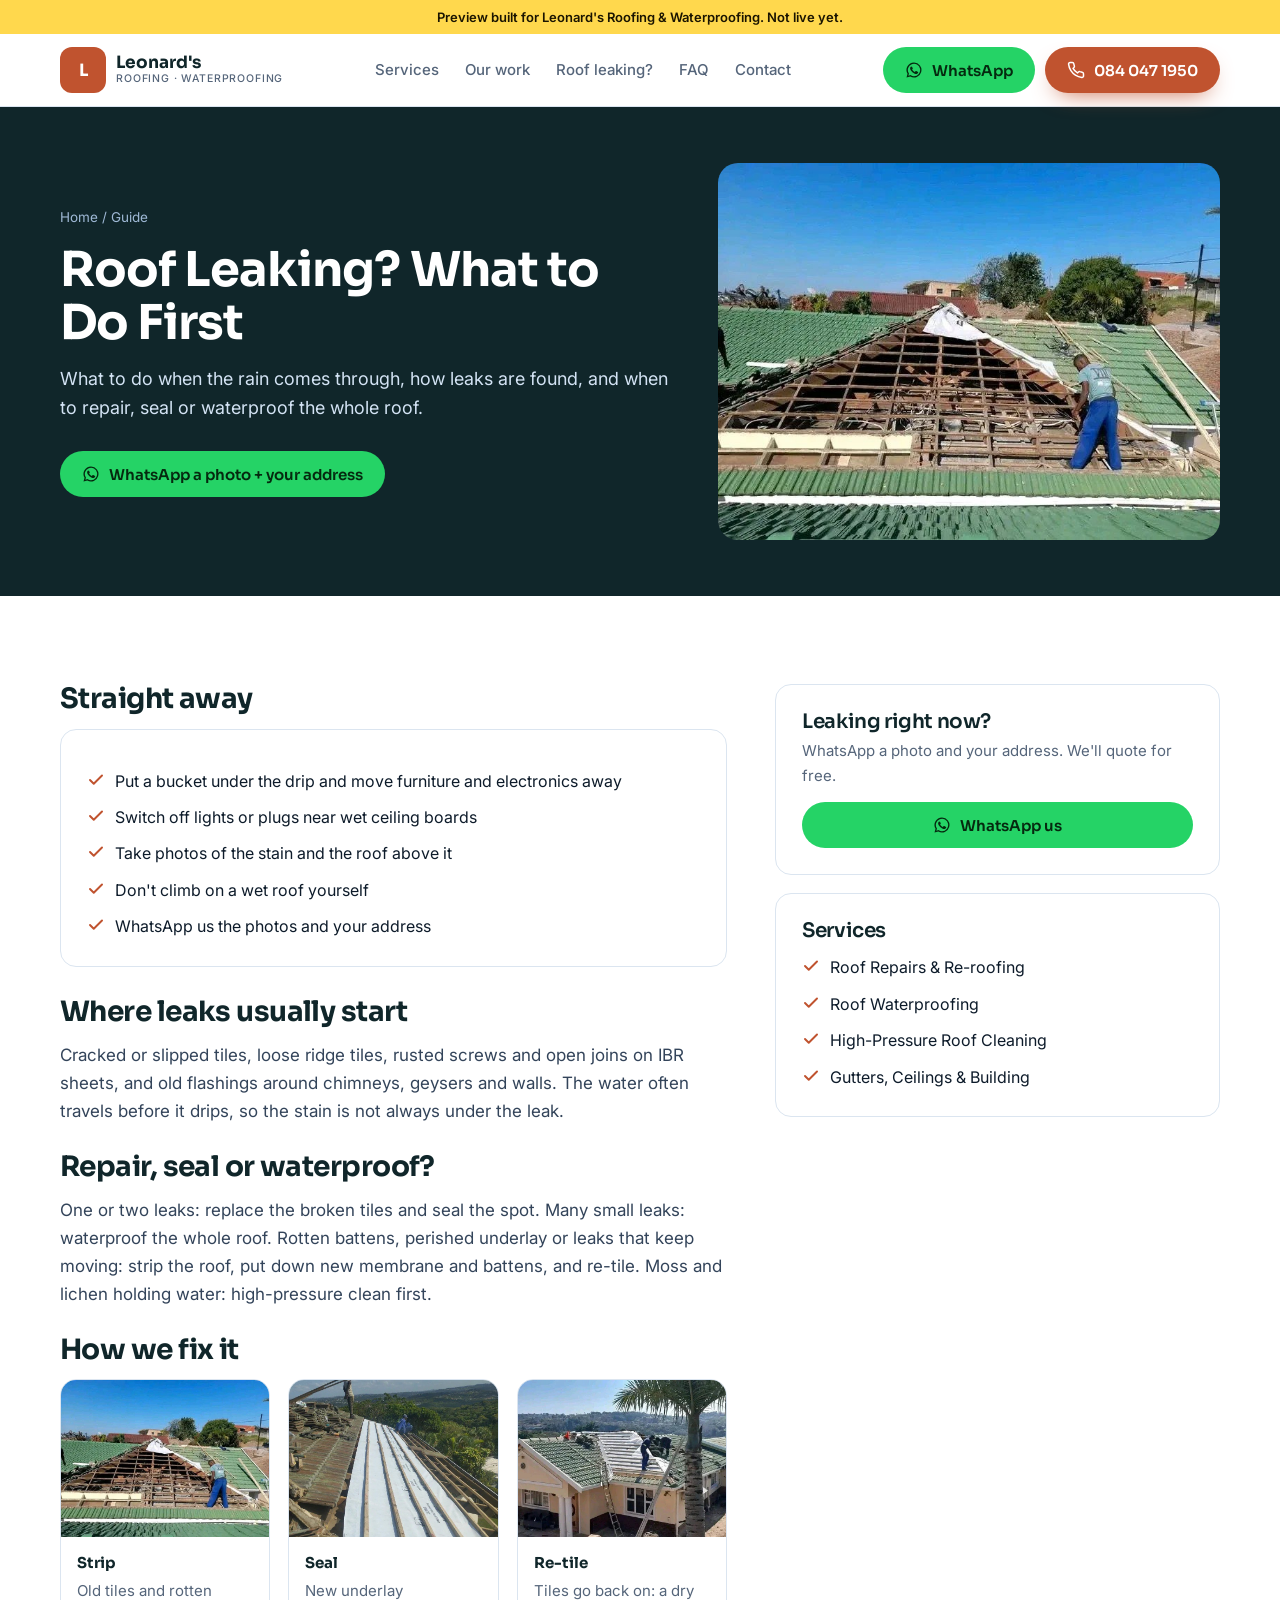
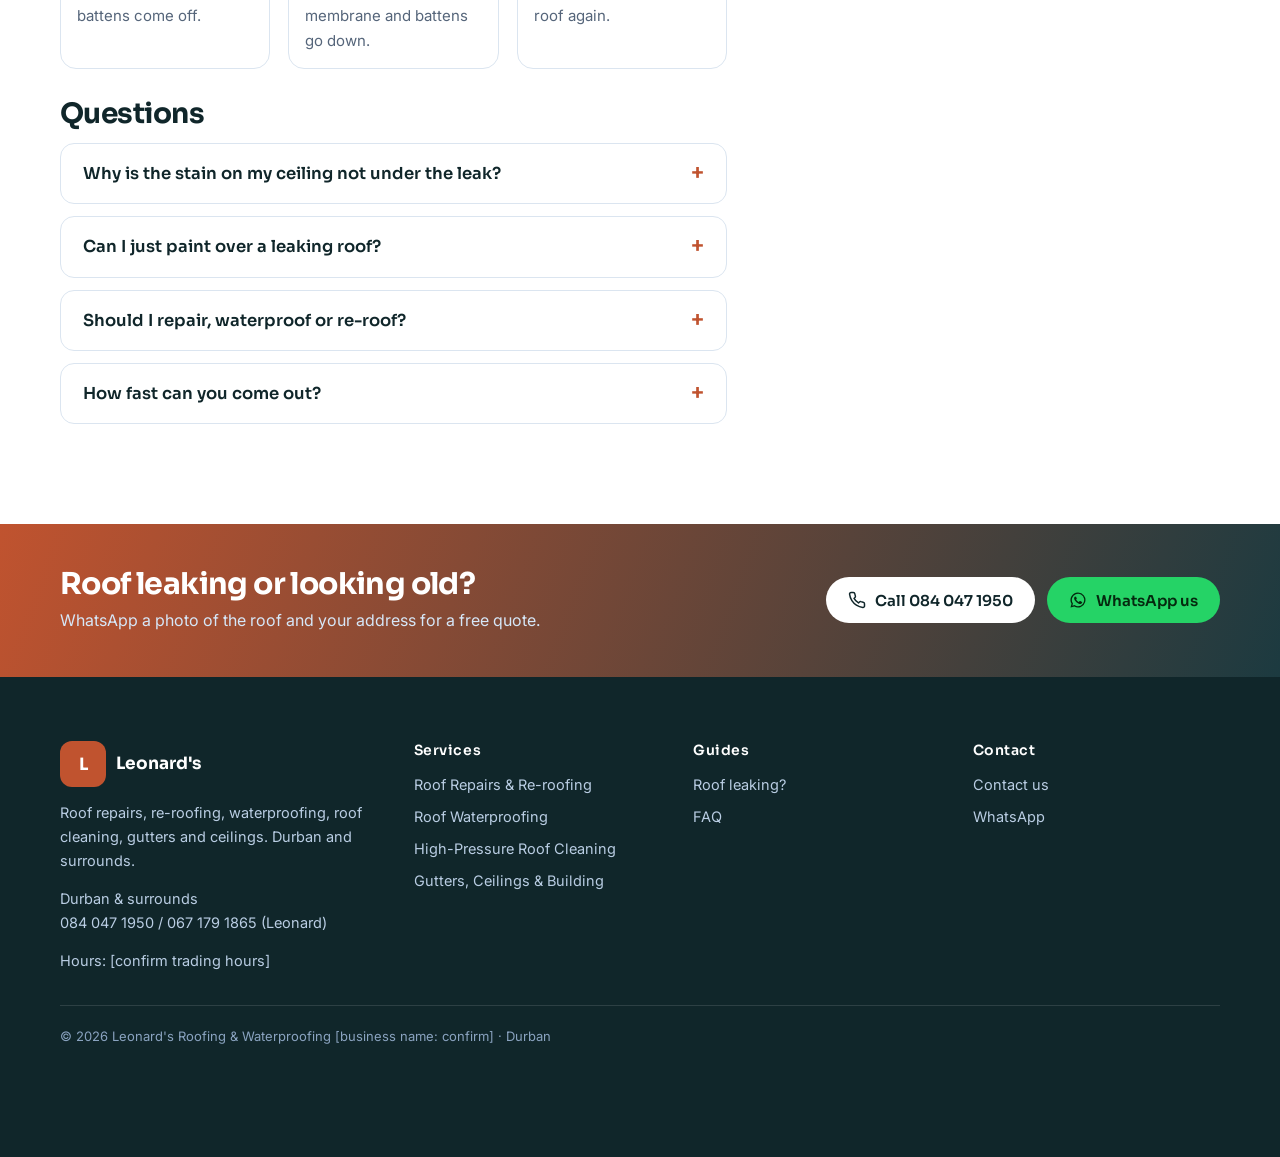
<file: roof-leaking-what-to-do/index.html>
<!doctype html>
<html lang="en-ZA">
<head>
<meta charset="utf-8">
<meta name="viewport" content="width=device-width, initial-scale=1">
<!-- PREVIEW: remove noindex + the preview bar when Leonard approves and the real domain is live -->
<meta name="robots" content="noindex, nofollow">
<title>Roof Leaking? What to Do First | Leonard&#x27;s Roofing &amp; Waterproofing</title>
<meta name="description" content="Roof leaking in the rain? What to do straight away, how to tell where the water gets in, and when to repair, seal or waterproof the whole roof. Durban.">
<link rel="canonical" href="https://dannyschaffer.github.io/leonard-roofing-preview/roof-leaking-what-to-do/">
<meta property="og:type" content="website"><meta property="og:title" content="Roof Leaking? What to Do First | Leonard&#x27;s Roofing &amp; Waterproofing"><meta property="og:description" content="Roof leaking in the rain? What to do straight away, how to tell where the water gets in, and when to repair, seal or waterproof the whole roof. Durban.">
<meta property="og:image" content="https://dannyschaffer.github.io/leonard-roofing-preview/img/hero-roof-team-durban.jpg"><meta property="og:url" content="https://dannyschaffer.github.io/leonard-roofing-preview/roof-leaking-what-to-do/">
<link rel="preconnect" href="https://fonts.googleapis.com"><link rel="preconnect" href="https://fonts.gstatic.com" crossorigin><link href="https://fonts.googleapis.com/css2?family=Sora:wght@500;600;700&family=Inter:wght@400;500;600&display=swap" rel="stylesheet">
<link rel="stylesheet" href="../styles.css?v=1795590161">
<script type="application/ld+json">{"@context": "https://schema.org", "@type": "HomeAndConstructionBusiness", "@id": "https://dannyschaffer.github.io/leonard-roofing-preview/#business", "name": "Leonard's Roofing & Waterproofing", "description": "Roof repairs, re-roofing, waterproofing, high-pressure roof cleaning, gutters and ceilings in Durban and surrounds.", "telephone": "+27840471950", "url": "https://dannyschaffer.github.io/leonard-roofing-preview/", "image": "https://dannyschaffer.github.io/leonard-roofing-preview/img/hero-roof-team-durban.jpg", "address": {"@type": "PostalAddress", "addressLocality": "Durban", "addressRegion": "KwaZulu-Natal", "addressCountry": "ZA"}, "areaServed": ["Durban", "KwaZulu-Natal"]}</script><script type="application/ld+json">{"@context": "https://schema.org", "@type": "FAQPage", "mainEntity": [{"@type": "Question", "name": "Why is the stain on my ceiling not under the leak?", "acceptedAnswer": {"@type": "Answer", "text": "Water runs along the roof sheets, battens and ceiling boards before it drips, so the stain can be a metre or more from where the water gets in."}}, {"@type": "Question", "name": "Can I just paint over a leaking roof?", "acceptedAnswer": {"@type": "Answer", "text": "No. Paint on its own doesn't close cracks, open joins or broken tiles. Fix and seal the leaks first, then paint or waterproof the whole roof."}}, {"@type": "Question", "name": "Should I repair, waterproof or re-roof?", "acceptedAnswer": {"@type": "Answer", "text": "One or two leaks: replace the broken tiles and seal the spot. Many small leaks: waterproof the whole roof. Rotten battens or leaks that keep moving: strip and re-roof."}}, {"@type": "Question", "name": "How fast can you come out?", "acceptedAnswer": {"@type": "Answer", "text": "WhatsApp a photo and your address to 084 047 1950. [Leonard to confirm response time.]"}}]}</script>
</head>
<body>
<div class="preview">Preview built for Leonard's Roofing & Waterproofing. Not live yet.</div>
<header><div class="wrap nav">
<a class="brand" href="../"><span class="mono">L</span><span>Leonard's<small>Roofing · Waterproofing</small></span></a>
<nav class="nav-links"><a href="../#services">Services</a><a href="../#work">Our work</a><a href="../roof-leaking-what-to-do/">Roof leaking?</a><a href="../#faq">FAQ</a><a href="../contact/">Contact</a></nav>
<div class="nav-cta"><a class="btn btn-wa" href="https://wa.me/27840471950?text=Hi%20Leonard%2C%20I%20would%20like%20a%20free%20roof%20quote.%20My%20address%20is%3A%20"><svg viewBox="0 0 24 24" fill="currentColor" aria-hidden="true"><path d="M12 2a10 10 0 0 0-8.6 15.1L2 22l5-1.3A10 10 0 1 0 12 2Zm0 18.2a8.2 8.2 0 0 1-4.2-1.2l-.3-.2-3 .8.8-2.9-.2-.3A8.2 8.2 0 1 1 12 20.2Zm4.5-6.1c-.2-.1-1.5-.7-1.7-.8s-.4-.1-.6.1-.7.8-.8 1-.3.2-.5.1a6.7 6.7 0 0 1-3.3-2.9c-.3-.4.3-.4.7-1.4a.5.5 0 0 0 0-.4l-.8-1.9c-.2-.5-.4-.4-.6-.4h-.5a1 1 0 0 0-.7.3 3 3 0 0 0-.9 2.2 5.2 5.2 0 0 0 1.1 2.7 11.8 11.8 0 0 0 4.5 4c1.7.7 2.3.8 3.2.6a2.7 2.7 0 0 0 1.8-1.2 2.2 2.2 0 0 0 .1-1.2c0-.1-.2-.2-.4-.3Z"/></svg><span>WhatsApp</span></a><a class="btn btn-blue" href="tel:+27840471950"><svg viewBox="0 0 24 24" fill="none" stroke="currentColor" stroke-width="2" stroke-linecap="round" stroke-linejoin="round" aria-hidden="true"><path d="M22 16.9v3a2 2 0 0 1-2.2 2 19.8 19.8 0 0 1-8.6-3.1 19.5 19.5 0 0 1-6-6A19.8 19.8 0 0 1 2.1 4.2 2 2 0 0 1 4.1 2h3a2 2 0 0 1 2 1.7c.1 1 .4 1.9.7 2.8a2 2 0 0 1-.5 2.1L8 9.9a16 16 0 0 0 6 6l1.3-1.3a2 2 0 0 1 2.1-.4c.9.3 1.8.6 2.8.7a2 2 0 0 1 1.8 2Z"/></svg><span>084 047 1950</span></a></div>
</div></header>

<section class="page-hero"><div class="wrap">
<div><div class="crumbs"><a href="../">Home</a> / Guide</div>
<h1>Roof Leaking? What to Do First</h1>
<p class="lead">What to do when the rain comes through, how leaks are found, and when to repair, seal or waterproof the whole roof.</p>
<div class="hero-ctas"><a class="btn btn-wa" href="https://wa.me/27840471950?text=Hi%20Leonard%2C%20I%20would%20like%20a%20free%20roof%20quote.%20My%20address%20is%3A%20"><svg viewBox="0 0 24 24" fill="currentColor" aria-hidden="true"><path d="M12 2a10 10 0 0 0-8.6 15.1L2 22l5-1.3A10 10 0 1 0 12 2Zm0 18.2a8.2 8.2 0 0 1-4.2-1.2l-.3-.2-3 .8.8-2.9-.2-.3A8.2 8.2 0 1 1 12 20.2Zm4.5-6.1c-.2-.1-1.5-.7-1.7-.8s-.4-.1-.6.1-.7.8-.8 1-.3.2-.5.1a6.7 6.7 0 0 1-3.3-2.9c-.3-.4.3-.4.7-1.4a.5.5 0 0 0 0-.4l-.8-1.9c-.2-.5-.4-.4-.6-.4h-.5a1 1 0 0 0-.7.3 3 3 0 0 0-.9 2.2 5.2 5.2 0 0 0 1.1 2.7 11.8 11.8 0 0 0 4.5 4c1.7.7 2.3.8 3.2.6a2.7 2.7 0 0 0 1.8-1.2 2.2 2.2 0 0 0 .1-1.2c0-.1-.2-.2-.4-.3Z"/></svg>WhatsApp a photo + your address</a></div></div>
<img src="../img/roof-repairs-old-tiles-off.jpg" alt="Leonard's team repairing a leaking tile roof in Durban">
</div></section>
<section><div class="wrap two"><div class="body">
<h2 style="font-size:28px;margin-bottom:14px">Straight away</h2>
<div class="box"><ul><li><svg viewBox="0 0 24 24" fill="none" stroke="currentColor" stroke-width="2.6" stroke-linecap="round" stroke-linejoin="round" aria-hidden="true"><path d="M20 6 9 17l-5-5"/></svg><span>Put a bucket under the drip and move furniture and electronics away</span></li><li><svg viewBox="0 0 24 24" fill="none" stroke="currentColor" stroke-width="2.6" stroke-linecap="round" stroke-linejoin="round" aria-hidden="true"><path d="M20 6 9 17l-5-5"/></svg><span>Switch off lights or plugs near wet ceiling boards</span></li><li><svg viewBox="0 0 24 24" fill="none" stroke="currentColor" stroke-width="2.6" stroke-linecap="round" stroke-linejoin="round" aria-hidden="true"><path d="M20 6 9 17l-5-5"/></svg><span>Take photos of the stain and the roof above it</span></li><li><svg viewBox="0 0 24 24" fill="none" stroke="currentColor" stroke-width="2.6" stroke-linecap="round" stroke-linejoin="round" aria-hidden="true"><path d="M20 6 9 17l-5-5"/></svg><span>Don&#x27;t climb on a wet roof yourself</span></li><li><svg viewBox="0 0 24 24" fill="none" stroke="currentColor" stroke-width="2.6" stroke-linecap="round" stroke-linejoin="round" aria-hidden="true"><path d="M20 6 9 17l-5-5"/></svg><span>WhatsApp us the photos and your address</span></li></ul></div>
<h2 style="font-size:28px;margin:30px 0 14px">Where leaks usually start</h2>
<p>Cracked or slipped tiles, loose ridge tiles, rusted screws and open joins on IBR sheets, and old flashings around chimneys, geysers and walls. The water often travels before it drips, so the stain is not always under the leak.</p>
<h2 style="font-size:28px;margin:26px 0 14px">Repair, seal or waterproof?</h2>
<p>One or two leaks: replace the broken tiles and seal the spot. Many small leaks: waterproof the whole roof. Rotten battens, perished underlay or leaks that keep moving: strip the roof, put down new membrane and battens, and re-tile. Moss and lichen holding water: high-pressure clean first.</p>
<h2 style="font-size:28px;margin:26px 0 14px">How we fix it</h2>
<div class="stages"><figure><img src="../img/roof-repairs-old-tiles-off.jpg" alt="Strip: Leonard&#39;s roofing, Durban" loading="lazy"><figcaption><b>Strip</b>Old tiles and rotten battens come off.</figcaption></figure><figure><img src="../img/new-membrane-battens.jpg" alt="Seal: Leonard&#39;s roofing, Durban" loading="lazy"><figcaption><b>Seal</b>New underlay membrane and battens go down.</figcaption></figure><figure><img src="../img/re-roofing-tiles-going-on.jpg" alt="Re-tile: Leonard&#39;s roofing, Durban" loading="lazy"><figcaption><b>Re-tile</b>Tiles go back on: a dry roof again.</figcaption></figure></div>
<h2 style="font-size:28px;margin:30px 0 14px">Questions</h2><div class="faq-list"><details><summary>Why is the stain on my ceiling not under the leak?</summary><p>Water runs along the roof sheets, battens and ceiling boards before it drips, so the stain can be a metre or more from where the water gets in.</p></details><details><summary>Can I just paint over a leaking roof?</summary><p>No. Paint on its own doesn&#x27;t close cracks, open joins or broken tiles. Fix and seal the leaks first, then paint or waterproof the whole roof.</p></details><details><summary>Should I repair, waterproof or re-roof?</summary><p>One or two leaks: replace the broken tiles and seal the spot. Many small leaks: waterproof the whole roof. Rotten battens or leaks that keep moving: strip and re-roof.</p></details><details><summary>How fast can you come out?</summary><p>WhatsApp a photo and your address to 084 047 1950. [Leonard to confirm response time.]</p></details></div>
</div>
<aside><div class="box"><h3>Leaking right now?</h3><p style="color:var(--muted);margin:6px 0 14px;font-size:15px">WhatsApp a photo and your address. We'll quote for free.</p><a class="btn btn-wa" style="width:100%" href="https://wa.me/27840471950?text=Hi%20Leonard%2C%20I%20would%20like%20a%20free%20roof%20quote.%20My%20address%20is%3A%20"><svg viewBox="0 0 24 24" fill="currentColor" aria-hidden="true"><path d="M12 2a10 10 0 0 0-8.6 15.1L2 22l5-1.3A10 10 0 1 0 12 2Zm0 18.2a8.2 8.2 0 0 1-4.2-1.2l-.3-.2-3 .8.8-2.9-.2-.3A8.2 8.2 0 1 1 12 20.2Zm4.5-6.1c-.2-.1-1.5-.7-1.7-.8s-.4-.1-.6.1-.7.8-.8 1-.3.2-.5.1a6.7 6.7 0 0 1-3.3-2.9c-.3-.4.3-.4.7-1.4a.5.5 0 0 0 0-.4l-.8-1.9c-.2-.5-.4-.4-.6-.4h-.5a1 1 0 0 0-.7.3 3 3 0 0 0-.9 2.2 5.2 5.2 0 0 0 1.1 2.7 11.8 11.8 0 0 0 4.5 4c1.7.7 2.3.8 3.2.6a2.7 2.7 0 0 0 1.8-1.2 2.2 2.2 0 0 0 .1-1.2c0-.1-.2-.2-.4-.3Z"/></svg>WhatsApp us</a></div>
<div class="box"><h3>Services</h3><ul><li><svg viewBox="0 0 24 24" fill="none" stroke="currentColor" stroke-width="2.6" stroke-linecap="round" stroke-linejoin="round" aria-hidden="true"><path d="M20 6 9 17l-5-5"/></svg><a href="../services/roof-repairs/">Roof Repairs &amp; Re-roofing</a></li><li><svg viewBox="0 0 24 24" fill="none" stroke="currentColor" stroke-width="2.6" stroke-linecap="round" stroke-linejoin="round" aria-hidden="true"><path d="M20 6 9 17l-5-5"/></svg><a href="../services/roof-waterproofing/">Roof Waterproofing</a></li><li><svg viewBox="0 0 24 24" fill="none" stroke="currentColor" stroke-width="2.6" stroke-linecap="round" stroke-linejoin="round" aria-hidden="true"><path d="M20 6 9 17l-5-5"/></svg><a href="../services/roof-cleaning/">High-Pressure Roof Cleaning</a></li><li><svg viewBox="0 0 24 24" fill="none" stroke="currentColor" stroke-width="2.6" stroke-linecap="round" stroke-linejoin="round" aria-hidden="true"><path d="M20 6 9 17l-5-5"/></svg><a href="../services/gutters-ceilings-building/">Gutters, Ceilings &amp; Building</a></li></ul></div></aside>
</div></section>
<div class="band"><div class="wrap"><div><h2>Roof leaking or looking old?</h2><p>WhatsApp a photo of the roof and your address for a free quote.</p></div>
<div class="ctas"><a class="btn btn-white" href="tel:+27840471950"><svg viewBox="0 0 24 24" fill="none" stroke="currentColor" stroke-width="2" stroke-linecap="round" stroke-linejoin="round" aria-hidden="true"><path d="M22 16.9v3a2 2 0 0 1-2.2 2 19.8 19.8 0 0 1-8.6-3.1 19.5 19.5 0 0 1-6-6A19.8 19.8 0 0 1 2.1 4.2 2 2 0 0 1 4.1 2h3a2 2 0 0 1 2 1.7c.1 1 .4 1.9.7 2.8a2 2 0 0 1-.5 2.1L8 9.9a16 16 0 0 0 6 6l1.3-1.3a2 2 0 0 1 2.1-.4c.9.3 1.8.6 2.8.7a2 2 0 0 1 1.8 2Z"/></svg>Call 084 047 1950</a><a class="btn btn-wa" href="https://wa.me/27840471950?text=Hi%20Leonard%2C%20I%20would%20like%20a%20free%20roof%20quote.%20My%20address%20is%3A%20"><svg viewBox="0 0 24 24" fill="currentColor" aria-hidden="true"><path d="M12 2a10 10 0 0 0-8.6 15.1L2 22l5-1.3A10 10 0 1 0 12 2Zm0 18.2a8.2 8.2 0 0 1-4.2-1.2l-.3-.2-3 .8.8-2.9-.2-.3A8.2 8.2 0 1 1 12 20.2Zm4.5-6.1c-.2-.1-1.5-.7-1.7-.8s-.4-.1-.6.1-.7.8-.8 1-.3.2-.5.1a6.7 6.7 0 0 1-3.3-2.9c-.3-.4.3-.4.7-1.4a.5.5 0 0 0 0-.4l-.8-1.9c-.2-.5-.4-.4-.6-.4h-.5a1 1 0 0 0-.7.3 3 3 0 0 0-.9 2.2 5.2 5.2 0 0 0 1.1 2.7 11.8 11.8 0 0 0 4.5 4c1.7.7 2.3.8 3.2.6a2.7 2.7 0 0 0 1.8-1.2 2.2 2.2 0 0 0 .1-1.2c0-.1-.2-.2-.4-.3Z"/></svg>WhatsApp us</a></div></div></div>
<footer><div class="wrap">
<div><a class="brand" href="../"><span class="mono">L</span><span>Leonard's</span></a>
<p style="margin-top:12px">Roof repairs, re-roofing, waterproofing, roof cleaning, gutters and ceilings. Durban and surrounds.</p>
<p style="margin-top:14px">Durban &amp; surrounds<br><a href="tel:+27840471950">084 047 1950</a> / 067 179 1865 (Leonard)</p>
<p style="margin-top:14px">Hours: [confirm trading hours]</p></div>
<div><h4>Services</h4><ul><li><a href="../services/roof-repairs/">Roof Repairs &amp; Re-roofing</a></li><li><a href="../services/roof-waterproofing/">Roof Waterproofing</a></li><li><a href="../services/roof-cleaning/">High-Pressure Roof Cleaning</a></li><li><a href="../services/gutters-ceilings-building/">Gutters, Ceilings &amp; Building</a></li></ul></div>
<div><h4>Guides</h4><ul><li><a href="../roof-leaking-what-to-do/">Roof leaking?</a></li><li><a href="../#faq">FAQ</a></li></ul></div>
<div><h4>Contact</h4><ul><li><a href="../contact/">Contact us</a></li><li><a href="https://wa.me/27840471950?text=Hi%20Leonard%2C%20I%20would%20like%20a%20free%20roof%20quote.%20My%20address%20is%3A%20">WhatsApp</a></li></ul></div>
<div class="legal">© 2026 Leonard's Roofing & Waterproofing [business name: confirm] · Durban</div>
</div></footer>
<div class="mbar"><a class="btn btn-blue" href="tel:+27840471950"><svg viewBox="0 0 24 24" fill="none" stroke="currentColor" stroke-width="2" stroke-linecap="round" stroke-linejoin="round" aria-hidden="true"><path d="M22 16.9v3a2 2 0 0 1-2.2 2 19.8 19.8 0 0 1-8.6-3.1 19.5 19.5 0 0 1-6-6A19.8 19.8 0 0 1 2.1 4.2 2 2 0 0 1 4.1 2h3a2 2 0 0 1 2 1.7c.1 1 .4 1.9.7 2.8a2 2 0 0 1-.5 2.1L8 9.9a16 16 0 0 0 6 6l1.3-1.3a2 2 0 0 1 2.1-.4c.9.3 1.8.6 2.8.7a2 2 0 0 1 1.8 2Z"/></svg>Call now</a><a class="btn btn-wa" href="https://wa.me/27840471950?text=Hi%20Leonard%2C%20I%20would%20like%20a%20free%20roof%20quote.%20My%20address%20is%3A%20"><svg viewBox="0 0 24 24" fill="currentColor" aria-hidden="true"><path d="M12 2a10 10 0 0 0-8.6 15.1L2 22l5-1.3A10 10 0 1 0 12 2Zm0 18.2a8.2 8.2 0 0 1-4.2-1.2l-.3-.2-3 .8.8-2.9-.2-.3A8.2 8.2 0 1 1 12 20.2Zm4.5-6.1c-.2-.1-1.5-.7-1.7-.8s-.4-.1-.6.1-.7.8-.8 1-.3.2-.5.1a6.7 6.7 0 0 1-3.3-2.9c-.3-.4.3-.4.7-1.4a.5.5 0 0 0 0-.4l-.8-1.9c-.2-.5-.4-.4-.6-.4h-.5a1 1 0 0 0-.7.3 3 3 0 0 0-.9 2.2 5.2 5.2 0 0 0 1.1 2.7 11.8 11.8 0 0 0 4.5 4c1.7.7 2.3.8 3.2.6a2.7 2.7 0 0 0 1.8-1.2 2.2 2.2 0 0 0 .1-1.2c0-.1-.2-.2-.4-.3Z"/></svg>WhatsApp</a></div>
<script>
document.querySelectorAll('form[data-wa]').forEach(f=>f.addEventListener('submit',ev=>{ev.preventDefault();const d=new FormData(f);
const msg=`Hi Leonard, I'd like a free quote.%0AName: ${d.get('name')||''}%0APhone: ${d.get('phone')||''}%0ASuburb: ${d.get('suburb')||''}%0ANeed: ${d.get('need')||''}`;
window.open('https://wa.me/27840471950?text='+msg.replace(/ /g,'%20'),'_blank');}));
</script>
</body></html>
</file>
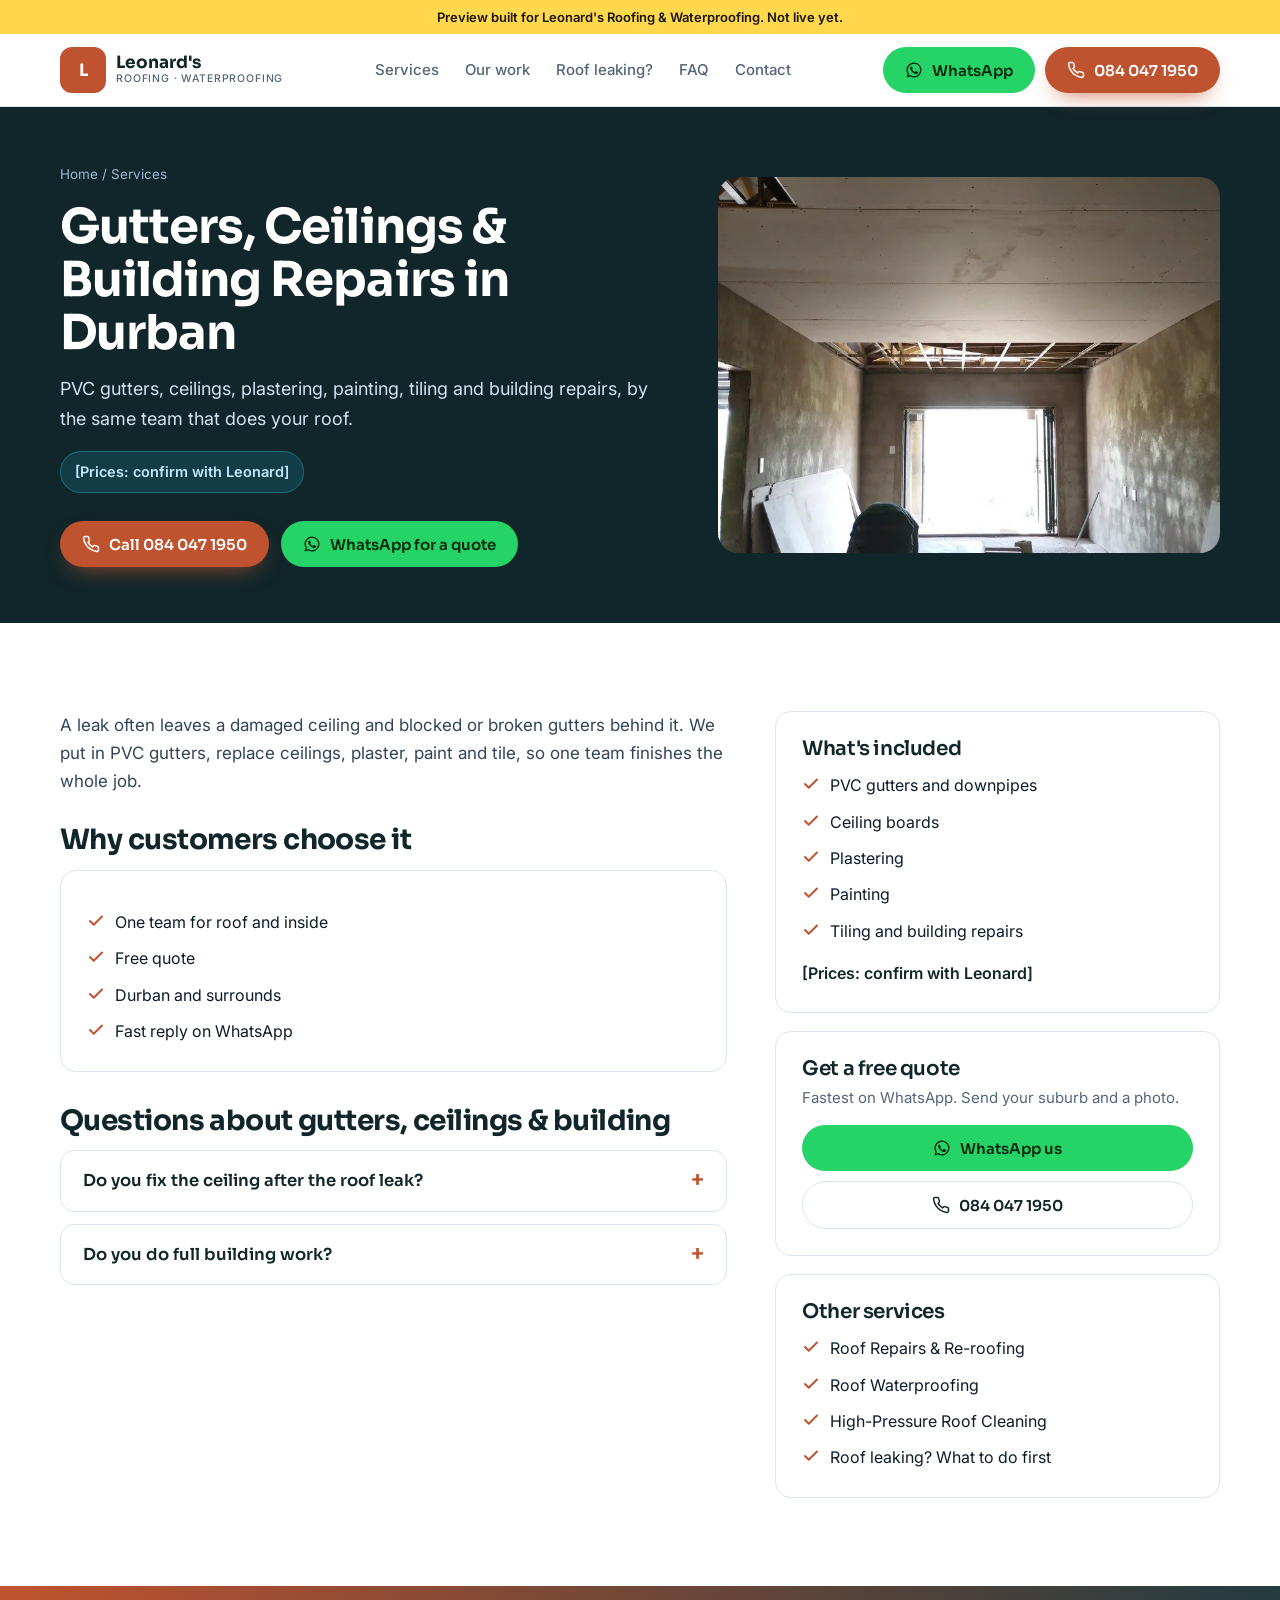
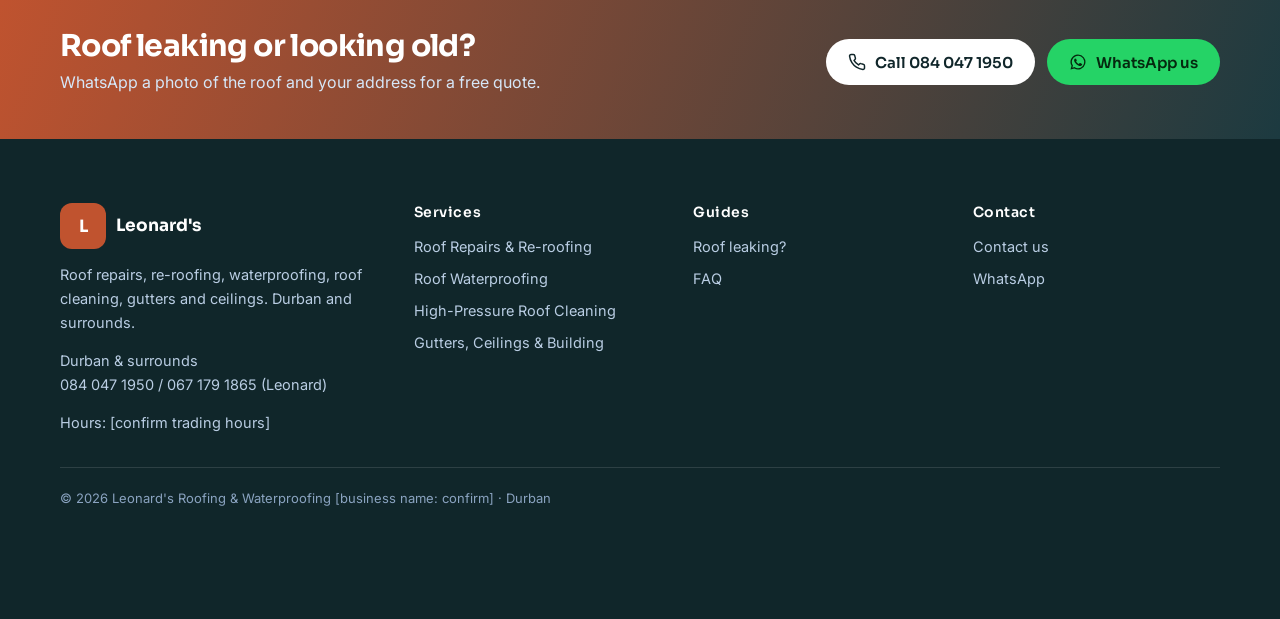
<file: services/gutters-ceilings-building/index.html>
<!doctype html>
<html lang="en-ZA">
<head>
<meta charset="utf-8">
<meta name="viewport" content="width=device-width, initial-scale=1">
<!-- PREVIEW: remove noindex + the preview bar when Leonard approves and the real domain is live -->
<meta name="robots" content="noindex, nofollow">
<title>Gutters, Ceilings &amp; Building Repairs in Durban | Leonard&#x27;s Roofing &amp; Waterproofing</title>
<meta name="description" content="PVC gutters, ceilings, plastering, painting, tiling and building repairs, by the same team that does your roof. Free quotes. Call or WhatsApp Leonard&#x27;s Roofing &amp; Waterproofing on 084 047 1950.">
<link rel="canonical" href="https://dannyschaffer.github.io/leonard-roofing-preview/services/gutters-ceilings-building/">
<meta property="og:type" content="website"><meta property="og:title" content="Gutters, Ceilings &amp; Building Repairs in Durban | Leonard&#x27;s Roofing &amp; Waterproofing"><meta property="og:description" content="PVC gutters, ceilings, plastering, painting, tiling and building repairs, by the same team that does your roof. Free quotes. Call or WhatsApp Leonard&#x27;s Roofing &amp; Waterproofing on 084 047 1950.">
<meta property="og:image" content="https://dannyschaffer.github.io/leonard-roofing-preview/img/hero-roof-team-durban.jpg"><meta property="og:url" content="https://dannyschaffer.github.io/leonard-roofing-preview/services/gutters-ceilings-building/">
<link rel="preconnect" href="https://fonts.googleapis.com"><link rel="preconnect" href="https://fonts.gstatic.com" crossorigin><link href="https://fonts.googleapis.com/css2?family=Sora:wght@500;600;700&family=Inter:wght@400;500;600&display=swap" rel="stylesheet">
<link rel="stylesheet" href="../../styles.css?v=1795590161">
<script type="application/ld+json">{"@context": "https://schema.org", "@type": "HomeAndConstructionBusiness", "@id": "https://dannyschaffer.github.io/leonard-roofing-preview/#business", "name": "Leonard's Roofing & Waterproofing", "description": "Roof repairs, re-roofing, waterproofing, high-pressure roof cleaning, gutters and ceilings in Durban and surrounds.", "telephone": "+27840471950", "url": "https://dannyschaffer.github.io/leonard-roofing-preview/", "image": "https://dannyschaffer.github.io/leonard-roofing-preview/img/hero-roof-team-durban.jpg", "address": {"@type": "PostalAddress", "addressLocality": "Durban", "addressRegion": "KwaZulu-Natal", "addressCountry": "ZA"}, "areaServed": ["Durban", "KwaZulu-Natal"]}</script><script type="application/ld+json">{"@context": "https://schema.org", "@type": "Service", "name": "Gutters, Ceilings & Building", "serviceType": "Gutters, Ceilings & Building", "description": "PVC gutters, ceilings, plastering, painting, tiling and building repairs, by the same team that does your roof.", "provider": {"@id": "https://dannyschaffer.github.io/leonard-roofing-preview/#business"}, "areaServed": ["Durban", "KwaZulu-Natal"]}</script><script type="application/ld+json">{"@context": "https://schema.org", "@type": "FAQPage", "mainEntity": [{"@type": "Question", "name": "Do you fix the ceiling after the roof leak?", "acceptedAnswer": {"@type": "Answer", "text": "Yes. We fix the roof first, then replace the damaged ceiling boards and paint."}}, {"@type": "Question", "name": "Do you do full building work?", "acceptedAnswer": {"@type": "Answer", "text": "Leonard's ads list building, plastering, tiling and painting. [Leonard to confirm what jobs he takes on.]"}}]}</script>
</head>
<body>
<div class="preview">Preview built for Leonard's Roofing & Waterproofing. Not live yet.</div>
<header><div class="wrap nav">
<a class="brand" href="../../"><span class="mono">L</span><span>Leonard's<small>Roofing · Waterproofing</small></span></a>
<nav class="nav-links"><a href="../../#services">Services</a><a href="../../#work">Our work</a><a href="../../roof-leaking-what-to-do/">Roof leaking?</a><a href="../../#faq">FAQ</a><a href="../../contact/">Contact</a></nav>
<div class="nav-cta"><a class="btn btn-wa" href="https://wa.me/27840471950?text=Hi%20Leonard%2C%20I%20would%20like%20a%20free%20roof%20quote.%20My%20address%20is%3A%20"><svg viewBox="0 0 24 24" fill="currentColor" aria-hidden="true"><path d="M12 2a10 10 0 0 0-8.6 15.1L2 22l5-1.3A10 10 0 1 0 12 2Zm0 18.2a8.2 8.2 0 0 1-4.2-1.2l-.3-.2-3 .8.8-2.9-.2-.3A8.2 8.2 0 1 1 12 20.2Zm4.5-6.1c-.2-.1-1.5-.7-1.7-.8s-.4-.1-.6.1-.7.8-.8 1-.3.2-.5.1a6.7 6.7 0 0 1-3.3-2.9c-.3-.4.3-.4.7-1.4a.5.5 0 0 0 0-.4l-.8-1.9c-.2-.5-.4-.4-.6-.4h-.5a1 1 0 0 0-.7.3 3 3 0 0 0-.9 2.2 5.2 5.2 0 0 0 1.1 2.7 11.8 11.8 0 0 0 4.5 4c1.7.7 2.3.8 3.2.6a2.7 2.7 0 0 0 1.8-1.2 2.2 2.2 0 0 0 .1-1.2c0-.1-.2-.2-.4-.3Z"/></svg><span>WhatsApp</span></a><a class="btn btn-blue" href="tel:+27840471950"><svg viewBox="0 0 24 24" fill="none" stroke="currentColor" stroke-width="2" stroke-linecap="round" stroke-linejoin="round" aria-hidden="true"><path d="M22 16.9v3a2 2 0 0 1-2.2 2 19.8 19.8 0 0 1-8.6-3.1 19.5 19.5 0 0 1-6-6A19.8 19.8 0 0 1 2.1 4.2 2 2 0 0 1 4.1 2h3a2 2 0 0 1 2 1.7c.1 1 .4 1.9.7 2.8a2 2 0 0 1-.5 2.1L8 9.9a16 16 0 0 0 6 6l1.3-1.3a2 2 0 0 1 2.1-.4c.9.3 1.8.6 2.8.7a2 2 0 0 1 1.8 2Z"/></svg><span>084 047 1950</span></a></div>
</div></header>

<section class="page-hero"><div class="wrap">
<div><div class="crumbs"><a href="../../">Home</a> / <a href="../../#services">Services</a></div>
<h1>Gutters, Ceilings &amp; Building Repairs in Durban</h1><p class="lead">PVC gutters, ceilings, plastering, painting, tiling and building repairs, by the same team that does your roof.</p>
<span class="tag-price">[Prices: confirm with Leonard]</span>
<div class="hero-ctas"><a class="btn btn-blue" href="tel:+27840471950"><svg viewBox="0 0 24 24" fill="none" stroke="currentColor" stroke-width="2" stroke-linecap="round" stroke-linejoin="round" aria-hidden="true"><path d="M22 16.9v3a2 2 0 0 1-2.2 2 19.8 19.8 0 0 1-8.6-3.1 19.5 19.5 0 0 1-6-6A19.8 19.8 0 0 1 2.1 4.2 2 2 0 0 1 4.1 2h3a2 2 0 0 1 2 1.7c.1 1 .4 1.9.7 2.8a2 2 0 0 1-.5 2.1L8 9.9a16 16 0 0 0 6 6l1.3-1.3a2 2 0 0 1 2.1-.4c.9.3 1.8.6 2.8.7a2 2 0 0 1 1.8 2Z"/></svg>Call 084 047 1950</a><a class="btn btn-wa" href="https://wa.me/27840471950?text=Hi%20Leonard%2C%20I%20would%20like%20a%20quote%20for%20gutters%2C%20ceilings%20%26%20building.%20My%20address%20is%3A%20"><svg viewBox="0 0 24 24" fill="currentColor" aria-hidden="true"><path d="M12 2a10 10 0 0 0-8.6 15.1L2 22l5-1.3A10 10 0 1 0 12 2Zm0 18.2a8.2 8.2 0 0 1-4.2-1.2l-.3-.2-3 .8.8-2.9-.2-.3A8.2 8.2 0 1 1 12 20.2Zm4.5-6.1c-.2-.1-1.5-.7-1.7-.8s-.4-.1-.6.1-.7.8-.8 1-.3.2-.5.1a6.7 6.7 0 0 1-3.3-2.9c-.3-.4.3-.4.7-1.4a.5.5 0 0 0 0-.4l-.8-1.9c-.2-.5-.4-.4-.6-.4h-.5a1 1 0 0 0-.7.3 3 3 0 0 0-.9 2.2 5.2 5.2 0 0 0 1.1 2.7 11.8 11.8 0 0 0 4.5 4c1.7.7 2.3.8 3.2.6a2.7 2.7 0 0 0 1.8-1.2 2.2 2.2 0 0 0 .1-1.2c0-.1-.2-.2-.4-.3Z"/></svg>WhatsApp for a quote</a></div></div>
<img src="../../img/ceiling-installation.jpg" alt="Ceiling boards being installed in a Durban house by Leonard&#x27;s team">
</div></section>
<section><div class="wrap two">
<div class="body"><p>A leak often leaves a damaged ceiling and blocked or broken gutters behind it. We put in PVC gutters, replace ceilings, plaster, paint and tile, so one team finishes the whole job.</p>

<h2 style="font-size:28px;margin:30px 0 14px">Why customers choose it</h2>
<div class="box"><ul><li><svg viewBox="0 0 24 24" fill="none" stroke="currentColor" stroke-width="2.6" stroke-linecap="round" stroke-linejoin="round" aria-hidden="true"><path d="M20 6 9 17l-5-5"/></svg><span>One team for roof and inside</span></li><li><svg viewBox="0 0 24 24" fill="none" stroke="currentColor" stroke-width="2.6" stroke-linecap="round" stroke-linejoin="round" aria-hidden="true"><path d="M20 6 9 17l-5-5"/></svg><span>Free quote</span></li><li><svg viewBox="0 0 24 24" fill="none" stroke="currentColor" stroke-width="2.6" stroke-linecap="round" stroke-linejoin="round" aria-hidden="true"><path d="M20 6 9 17l-5-5"/></svg><span>Durban and surrounds</span></li><li><svg viewBox="0 0 24 24" fill="none" stroke="currentColor" stroke-width="2.6" stroke-linecap="round" stroke-linejoin="round" aria-hidden="true"><path d="M20 6 9 17l-5-5"/></svg><span>Fast reply on WhatsApp</span></li></ul></div>
<h2 style="font-size:28px;margin:34px 0 14px">Questions about gutters, ceilings &amp; building</h2>
<div class="faq-list"><details><summary>Do you fix the ceiling after the roof leak?</summary><p>Yes. We fix the roof first, then replace the damaged ceiling boards and paint.</p></details><details><summary>Do you do full building work?</summary><p>Leonard&#x27;s ads list building, plastering, tiling and painting. [Leonard to confirm what jobs he takes on.]</p></details></div>
</div>
<aside><div class="box"><h3>What's included</h3><ul><li><svg viewBox="0 0 24 24" fill="none" stroke="currentColor" stroke-width="2.6" stroke-linecap="round" stroke-linejoin="round" aria-hidden="true"><path d="M20 6 9 17l-5-5"/></svg><span>PVC gutters and downpipes</span></li><li><svg viewBox="0 0 24 24" fill="none" stroke="currentColor" stroke-width="2.6" stroke-linecap="round" stroke-linejoin="round" aria-hidden="true"><path d="M20 6 9 17l-5-5"/></svg><span>Ceiling boards</span></li><li><svg viewBox="0 0 24 24" fill="none" stroke="currentColor" stroke-width="2.6" stroke-linecap="round" stroke-linejoin="round" aria-hidden="true"><path d="M20 6 9 17l-5-5"/></svg><span>Plastering</span></li><li><svg viewBox="0 0 24 24" fill="none" stroke="currentColor" stroke-width="2.6" stroke-linecap="round" stroke-linejoin="round" aria-hidden="true"><path d="M20 6 9 17l-5-5"/></svg><span>Painting</span></li><li><svg viewBox="0 0 24 24" fill="none" stroke="currentColor" stroke-width="2.6" stroke-linecap="round" stroke-linejoin="round" aria-hidden="true"><path d="M20 6 9 17l-5-5"/></svg><span>Tiling and building repairs</span></li></ul><p style="margin-top:16px;font-weight:600;color:var(--navy)">[Prices: confirm with Leonard]</p></div>
<div class="box"><h3>Get a free quote</h3><p style="color:var(--muted);margin:6px 0 14px;font-size:15px">Fastest on WhatsApp. Send your suburb and a photo.</p><a class="btn btn-wa" style="width:100%" href="https://wa.me/27840471950?text=Hi%20Leonard%2C%20I%20would%20like%20a%20quote%20for%20gutters%2C%20ceilings%20%26%20building.%20My%20address%20is%3A%20"><svg viewBox="0 0 24 24" fill="currentColor" aria-hidden="true"><path d="M12 2a10 10 0 0 0-8.6 15.1L2 22l5-1.3A10 10 0 1 0 12 2Zm0 18.2a8.2 8.2 0 0 1-4.2-1.2l-.3-.2-3 .8.8-2.9-.2-.3A8.2 8.2 0 1 1 12 20.2Zm4.5-6.1c-.2-.1-1.5-.7-1.7-.8s-.4-.1-.6.1-.7.8-.8 1-.3.2-.5.1a6.7 6.7 0 0 1-3.3-2.9c-.3-.4.3-.4.7-1.4a.5.5 0 0 0 0-.4l-.8-1.9c-.2-.5-.4-.4-.6-.4h-.5a1 1 0 0 0-.7.3 3 3 0 0 0-.9 2.2 5.2 5.2 0 0 0 1.1 2.7 11.8 11.8 0 0 0 4.5 4c1.7.7 2.3.8 3.2.6a2.7 2.7 0 0 0 1.8-1.2 2.2 2.2 0 0 0 .1-1.2c0-.1-.2-.2-.4-.3Z"/></svg>WhatsApp us</a><a class="btn btn-outline" style="width:100%;margin-top:10px" href="tel:+27840471950"><svg viewBox="0 0 24 24" fill="none" stroke="currentColor" stroke-width="2" stroke-linecap="round" stroke-linejoin="round" aria-hidden="true"><path d="M22 16.9v3a2 2 0 0 1-2.2 2 19.8 19.8 0 0 1-8.6-3.1 19.5 19.5 0 0 1-6-6A19.8 19.8 0 0 1 2.1 4.2 2 2 0 0 1 4.1 2h3a2 2 0 0 1 2 1.7c.1 1 .4 1.9.7 2.8a2 2 0 0 1-.5 2.1L8 9.9a16 16 0 0 0 6 6l1.3-1.3a2 2 0 0 1 2.1-.4c.9.3 1.8.6 2.8.7a2 2 0 0 1 1.8 2Z"/></svg>084 047 1950</a></div>
<div class="box"><h3>Other services</h3><ul><li><svg viewBox="0 0 24 24" fill="none" stroke="currentColor" stroke-width="2.6" stroke-linecap="round" stroke-linejoin="round" aria-hidden="true"><path d="M20 6 9 17l-5-5"/></svg><a href="../roof-repairs/">Roof Repairs &amp; Re-roofing</a></li><li><svg viewBox="0 0 24 24" fill="none" stroke="currentColor" stroke-width="2.6" stroke-linecap="round" stroke-linejoin="round" aria-hidden="true"><path d="M20 6 9 17l-5-5"/></svg><a href="../roof-waterproofing/">Roof Waterproofing</a></li><li><svg viewBox="0 0 24 24" fill="none" stroke="currentColor" stroke-width="2.6" stroke-linecap="round" stroke-linejoin="round" aria-hidden="true"><path d="M20 6 9 17l-5-5"/></svg><a href="../roof-cleaning/">High-Pressure Roof Cleaning</a></li><li><svg viewBox="0 0 24 24" fill="none" stroke="currentColor" stroke-width="2.6" stroke-linecap="round" stroke-linejoin="round" aria-hidden="true"><path d="M20 6 9 17l-5-5"/></svg><a href="../../roof-leaking-what-to-do/">Roof leaking? What to do first</a></li></ul></div></aside>
</div></section>
<div class="band"><div class="wrap"><div><h2>Roof leaking or looking old?</h2><p>WhatsApp a photo of the roof and your address for a free quote.</p></div>
<div class="ctas"><a class="btn btn-white" href="tel:+27840471950"><svg viewBox="0 0 24 24" fill="none" stroke="currentColor" stroke-width="2" stroke-linecap="round" stroke-linejoin="round" aria-hidden="true"><path d="M22 16.9v3a2 2 0 0 1-2.2 2 19.8 19.8 0 0 1-8.6-3.1 19.5 19.5 0 0 1-6-6A19.8 19.8 0 0 1 2.1 4.2 2 2 0 0 1 4.1 2h3a2 2 0 0 1 2 1.7c.1 1 .4 1.9.7 2.8a2 2 0 0 1-.5 2.1L8 9.9a16 16 0 0 0 6 6l1.3-1.3a2 2 0 0 1 2.1-.4c.9.3 1.8.6 2.8.7a2 2 0 0 1 1.8 2Z"/></svg>Call 084 047 1950</a><a class="btn btn-wa" href="https://wa.me/27840471950?text=Hi%20Leonard%2C%20I%20would%20like%20a%20free%20roof%20quote.%20My%20address%20is%3A%20"><svg viewBox="0 0 24 24" fill="currentColor" aria-hidden="true"><path d="M12 2a10 10 0 0 0-8.6 15.1L2 22l5-1.3A10 10 0 1 0 12 2Zm0 18.2a8.2 8.2 0 0 1-4.2-1.2l-.3-.2-3 .8.8-2.9-.2-.3A8.2 8.2 0 1 1 12 20.2Zm4.5-6.1c-.2-.1-1.5-.7-1.7-.8s-.4-.1-.6.1-.7.8-.8 1-.3.2-.5.1a6.7 6.7 0 0 1-3.3-2.9c-.3-.4.3-.4.7-1.4a.5.5 0 0 0 0-.4l-.8-1.9c-.2-.5-.4-.4-.6-.4h-.5a1 1 0 0 0-.7.3 3 3 0 0 0-.9 2.2 5.2 5.2 0 0 0 1.1 2.7 11.8 11.8 0 0 0 4.5 4c1.7.7 2.3.8 3.2.6a2.7 2.7 0 0 0 1.8-1.2 2.2 2.2 0 0 0 .1-1.2c0-.1-.2-.2-.4-.3Z"/></svg>WhatsApp us</a></div></div></div>
<footer><div class="wrap">
<div><a class="brand" href="../../"><span class="mono">L</span><span>Leonard's</span></a>
<p style="margin-top:12px">Roof repairs, re-roofing, waterproofing, roof cleaning, gutters and ceilings. Durban and surrounds.</p>
<p style="margin-top:14px">Durban &amp; surrounds<br><a href="tel:+27840471950">084 047 1950</a> / 067 179 1865 (Leonard)</p>
<p style="margin-top:14px">Hours: [confirm trading hours]</p></div>
<div><h4>Services</h4><ul><li><a href="../../services/roof-repairs/">Roof Repairs &amp; Re-roofing</a></li><li><a href="../../services/roof-waterproofing/">Roof Waterproofing</a></li><li><a href="../../services/roof-cleaning/">High-Pressure Roof Cleaning</a></li><li><a href="../../services/gutters-ceilings-building/">Gutters, Ceilings &amp; Building</a></li></ul></div>
<div><h4>Guides</h4><ul><li><a href="../../roof-leaking-what-to-do/">Roof leaking?</a></li><li><a href="../../#faq">FAQ</a></li></ul></div>
<div><h4>Contact</h4><ul><li><a href="../../contact/">Contact us</a></li><li><a href="https://wa.me/27840471950?text=Hi%20Leonard%2C%20I%20would%20like%20a%20free%20roof%20quote.%20My%20address%20is%3A%20">WhatsApp</a></li></ul></div>
<div class="legal">© 2026 Leonard's Roofing & Waterproofing [business name: confirm] · Durban</div>
</div></footer>
<div class="mbar"><a class="btn btn-blue" href="tel:+27840471950"><svg viewBox="0 0 24 24" fill="none" stroke="currentColor" stroke-width="2" stroke-linecap="round" stroke-linejoin="round" aria-hidden="true"><path d="M22 16.9v3a2 2 0 0 1-2.2 2 19.8 19.8 0 0 1-8.6-3.1 19.5 19.5 0 0 1-6-6A19.8 19.8 0 0 1 2.1 4.2 2 2 0 0 1 4.1 2h3a2 2 0 0 1 2 1.7c.1 1 .4 1.9.7 2.8a2 2 0 0 1-.5 2.1L8 9.9a16 16 0 0 0 6 6l1.3-1.3a2 2 0 0 1 2.1-.4c.9.3 1.8.6 2.8.7a2 2 0 0 1 1.8 2Z"/></svg>Call now</a><a class="btn btn-wa" href="https://wa.me/27840471950?text=Hi%20Leonard%2C%20I%20would%20like%20a%20free%20roof%20quote.%20My%20address%20is%3A%20"><svg viewBox="0 0 24 24" fill="currentColor" aria-hidden="true"><path d="M12 2a10 10 0 0 0-8.6 15.1L2 22l5-1.3A10 10 0 1 0 12 2Zm0 18.2a8.2 8.2 0 0 1-4.2-1.2l-.3-.2-3 .8.8-2.9-.2-.3A8.2 8.2 0 1 1 12 20.2Zm4.5-6.1c-.2-.1-1.5-.7-1.7-.8s-.4-.1-.6.1-.7.8-.8 1-.3.2-.5.1a6.7 6.7 0 0 1-3.3-2.9c-.3-.4.3-.4.7-1.4a.5.5 0 0 0 0-.4l-.8-1.9c-.2-.5-.4-.4-.6-.4h-.5a1 1 0 0 0-.7.3 3 3 0 0 0-.9 2.2 5.2 5.2 0 0 0 1.1 2.7 11.8 11.8 0 0 0 4.5 4c1.7.7 2.3.8 3.2.6a2.7 2.7 0 0 0 1.8-1.2 2.2 2.2 0 0 0 .1-1.2c0-.1-.2-.2-.4-.3Z"/></svg>WhatsApp</a></div>
<script>
document.querySelectorAll('form[data-wa]').forEach(f=>f.addEventListener('submit',ev=>{ev.preventDefault();const d=new FormData(f);
const msg=`Hi Leonard, I'd like a free quote.%0AName: ${d.get('name')||''}%0APhone: ${d.get('phone')||''}%0ASuburb: ${d.get('suburb')||''}%0ANeed: ${d.get('need')||''}`;
window.open('https://wa.me/27840471950?text='+msg.replace(/ /g,'%20'),'_blank');}));
</script>
</body></html>
</file>
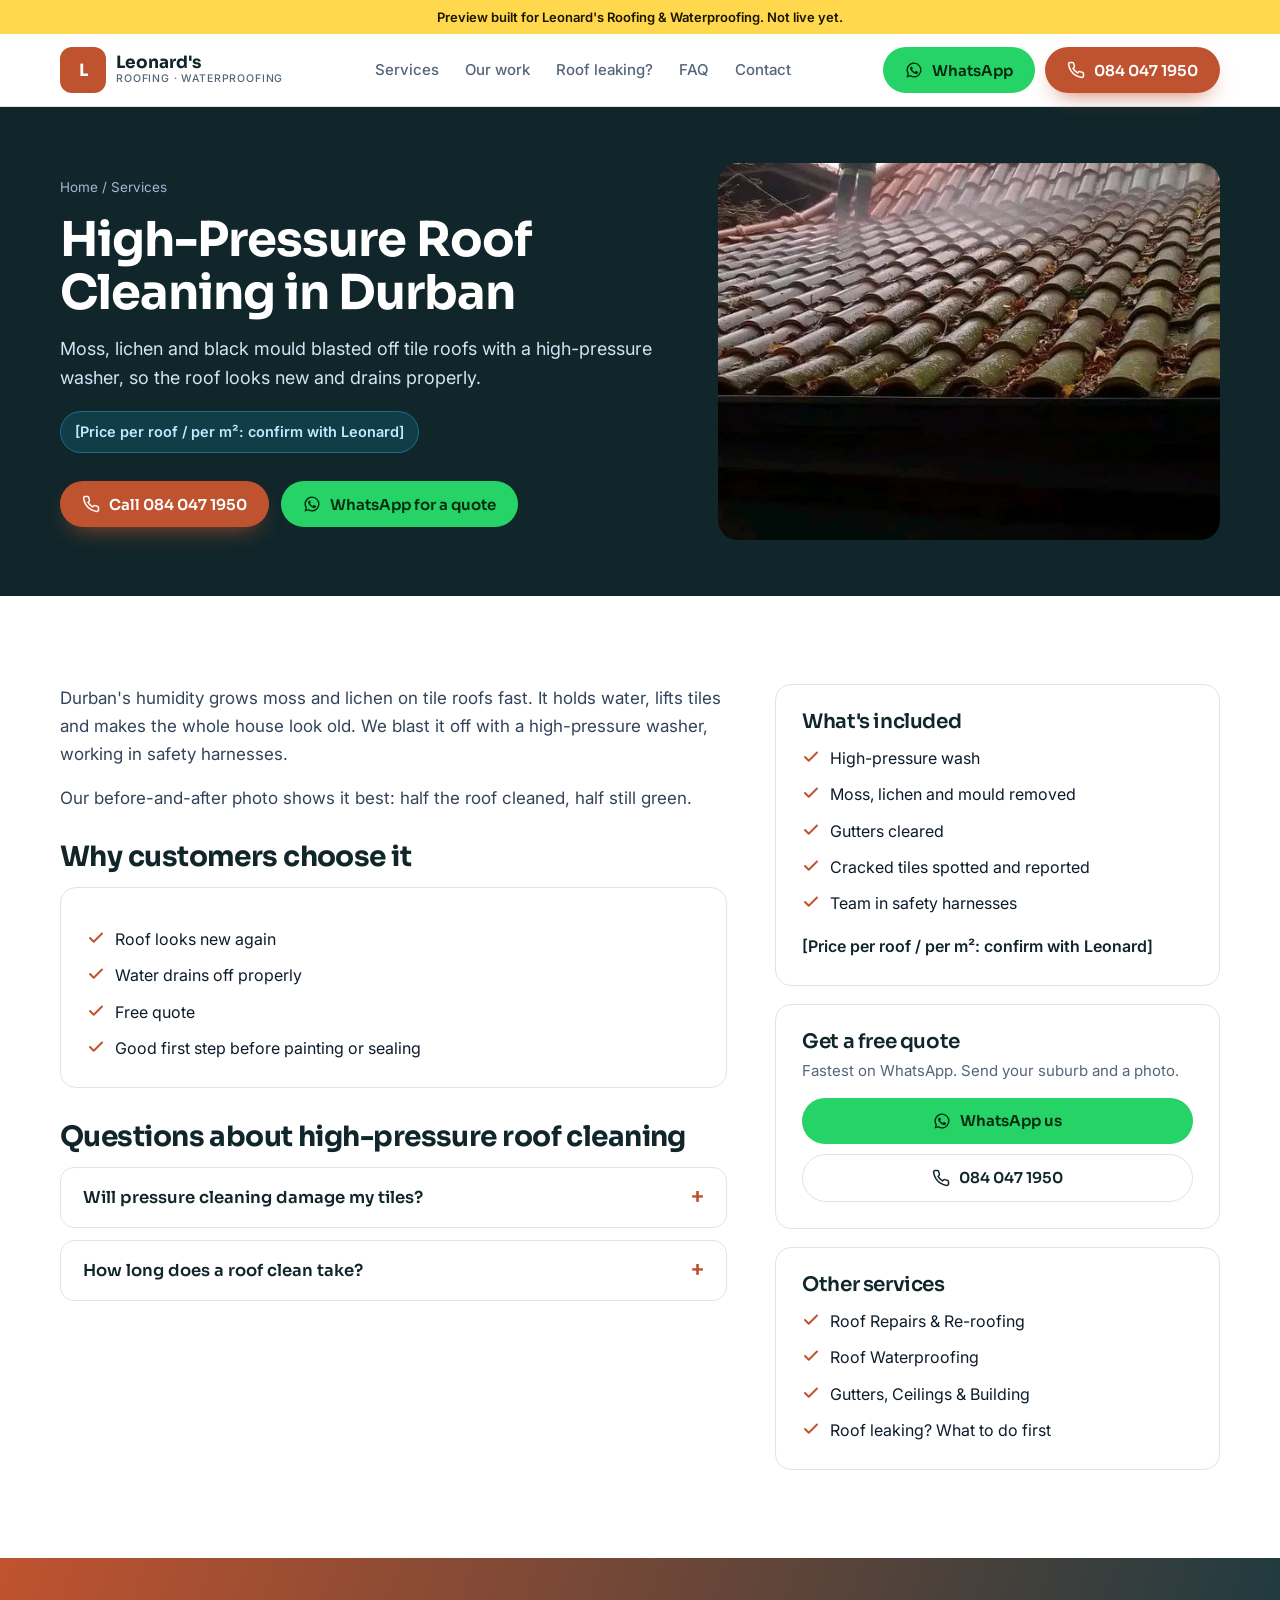
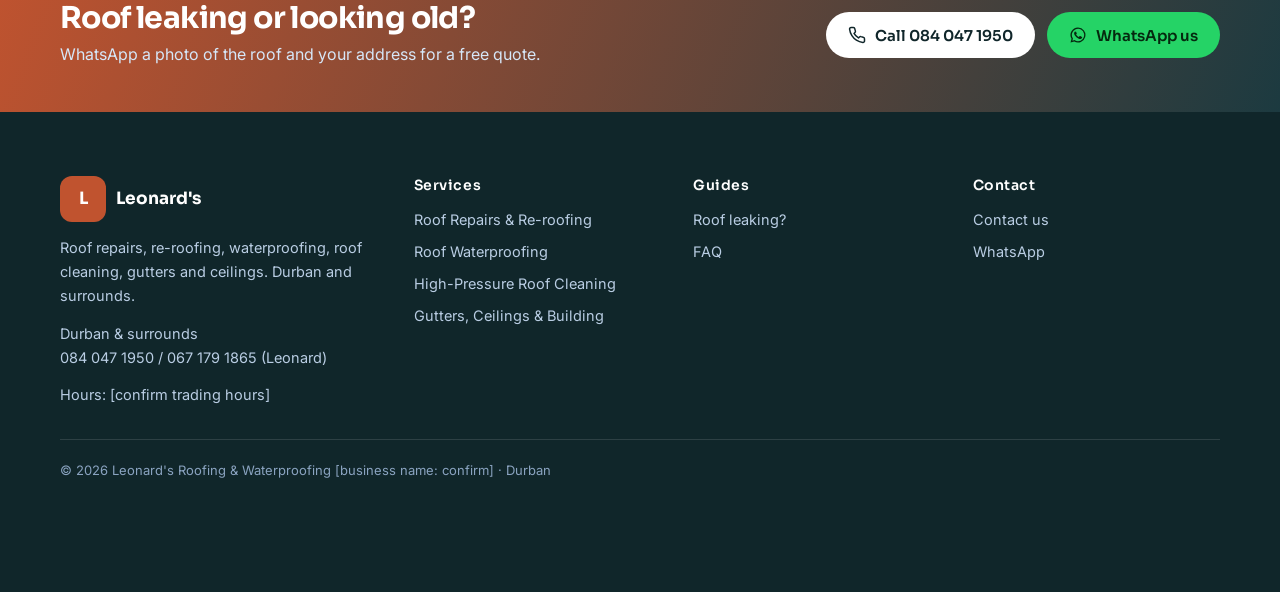
<file: services/roof-cleaning/index.html>
<!doctype html>
<html lang="en-ZA">
<head>
<meta charset="utf-8">
<meta name="viewport" content="width=device-width, initial-scale=1">
<!-- PREVIEW: remove noindex + the preview bar when Leonard approves and the real domain is live -->
<meta name="robots" content="noindex, nofollow">
<title>High-Pressure Roof Cleaning in Durban | Leonard&#x27;s Roofing &amp; Waterproofing</title>
<meta name="description" content="Moss, lichen and black mould blasted off tile roofs with a high-pressure washer, so the roof looks new and drains properly. Free quotes. Call or WhatsApp Leonard&#x27;s Roofing &amp; Waterproofing on 084 047 1950.">
<link rel="canonical" href="https://dannyschaffer.github.io/leonard-roofing-preview/services/roof-cleaning/">
<meta property="og:type" content="website"><meta property="og:title" content="High-Pressure Roof Cleaning in Durban | Leonard&#x27;s Roofing &amp; Waterproofing"><meta property="og:description" content="Moss, lichen and black mould blasted off tile roofs with a high-pressure washer, so the roof looks new and drains properly. Free quotes. Call or WhatsApp Leonard&#x27;s Roofing &amp; Waterproofing on 084 047 1950.">
<meta property="og:image" content="https://dannyschaffer.github.io/leonard-roofing-preview/img/hero-roof-team-durban.jpg"><meta property="og:url" content="https://dannyschaffer.github.io/leonard-roofing-preview/services/roof-cleaning/">
<link rel="preconnect" href="https://fonts.googleapis.com"><link rel="preconnect" href="https://fonts.gstatic.com" crossorigin><link href="https://fonts.googleapis.com/css2?family=Sora:wght@500;600;700&family=Inter:wght@400;500;600&display=swap" rel="stylesheet">
<link rel="stylesheet" href="../../styles.css?v=1795590161">
<script type="application/ld+json">{"@context": "https://schema.org", "@type": "HomeAndConstructionBusiness", "@id": "https://dannyschaffer.github.io/leonard-roofing-preview/#business", "name": "Leonard's Roofing & Waterproofing", "description": "Roof repairs, re-roofing, waterproofing, high-pressure roof cleaning, gutters and ceilings in Durban and surrounds.", "telephone": "+27840471950", "url": "https://dannyschaffer.github.io/leonard-roofing-preview/", "image": "https://dannyschaffer.github.io/leonard-roofing-preview/img/hero-roof-team-durban.jpg", "address": {"@type": "PostalAddress", "addressLocality": "Durban", "addressRegion": "KwaZulu-Natal", "addressCountry": "ZA"}, "areaServed": ["Durban", "KwaZulu-Natal"]}</script><script type="application/ld+json">{"@context": "https://schema.org", "@type": "Service", "name": "High-Pressure Roof Cleaning", "serviceType": "High-Pressure Roof Cleaning", "description": "Moss, lichen and black mould blasted off tile roofs with a high-pressure washer, so the roof looks new and drains properly.", "provider": {"@id": "https://dannyschaffer.github.io/leonard-roofing-preview/#business"}, "areaServed": ["Durban", "KwaZulu-Natal"]}</script><script type="application/ld+json">{"@context": "https://schema.org", "@type": "FAQPage", "mainEntity": [{"@type": "Question", "name": "Will pressure cleaning damage my tiles?", "acceptedAnswer": {"@type": "Answer", "text": "Not when it's done properly. We spot cracked tiles while we work and tell you before anything gets worse."}}, {"@type": "Question", "name": "How long does a roof clean take?", "acceptedAnswer": {"@type": "Answer", "text": "Usually a day for a normal house. [Leonard to confirm.]"}}]}</script>
</head>
<body>
<div class="preview">Preview built for Leonard's Roofing & Waterproofing. Not live yet.</div>
<header><div class="wrap nav">
<a class="brand" href="../../"><span class="mono">L</span><span>Leonard's<small>Roofing · Waterproofing</small></span></a>
<nav class="nav-links"><a href="../../#services">Services</a><a href="../../#work">Our work</a><a href="../../roof-leaking-what-to-do/">Roof leaking?</a><a href="../../#faq">FAQ</a><a href="../../contact/">Contact</a></nav>
<div class="nav-cta"><a class="btn btn-wa" href="https://wa.me/27840471950?text=Hi%20Leonard%2C%20I%20would%20like%20a%20free%20roof%20quote.%20My%20address%20is%3A%20"><svg viewBox="0 0 24 24" fill="currentColor" aria-hidden="true"><path d="M12 2a10 10 0 0 0-8.6 15.1L2 22l5-1.3A10 10 0 1 0 12 2Zm0 18.2a8.2 8.2 0 0 1-4.2-1.2l-.3-.2-3 .8.8-2.9-.2-.3A8.2 8.2 0 1 1 12 20.2Zm4.5-6.1c-.2-.1-1.5-.7-1.7-.8s-.4-.1-.6.1-.7.8-.8 1-.3.2-.5.1a6.7 6.7 0 0 1-3.3-2.9c-.3-.4.3-.4.7-1.4a.5.5 0 0 0 0-.4l-.8-1.9c-.2-.5-.4-.4-.6-.4h-.5a1 1 0 0 0-.7.3 3 3 0 0 0-.9 2.2 5.2 5.2 0 0 0 1.1 2.7 11.8 11.8 0 0 0 4.5 4c1.7.7 2.3.8 3.2.6a2.7 2.7 0 0 0 1.8-1.2 2.2 2.2 0 0 0 .1-1.2c0-.1-.2-.2-.4-.3Z"/></svg><span>WhatsApp</span></a><a class="btn btn-blue" href="tel:+27840471950"><svg viewBox="0 0 24 24" fill="none" stroke="currentColor" stroke-width="2" stroke-linecap="round" stroke-linejoin="round" aria-hidden="true"><path d="M22 16.9v3a2 2 0 0 1-2.2 2 19.8 19.8 0 0 1-8.6-3.1 19.5 19.5 0 0 1-6-6A19.8 19.8 0 0 1 2.1 4.2 2 2 0 0 1 4.1 2h3a2 2 0 0 1 2 1.7c.1 1 .4 1.9.7 2.8a2 2 0 0 1-.5 2.1L8 9.9a16 16 0 0 0 6 6l1.3-1.3a2 2 0 0 1 2.1-.4c.9.3 1.8.6 2.8.7a2 2 0 0 1 1.8 2Z"/></svg><span>084 047 1950</span></a></div>
</div></header>

<section class="page-hero"><div class="wrap">
<div><div class="crumbs"><a href="../../">Home</a> / <a href="../../#services">Services</a></div>
<h1>High-Pressure Roof Cleaning in Durban</h1><p class="lead">Moss, lichen and black mould blasted off tile roofs with a high-pressure washer, so the roof looks new and drains properly.</p>
<span class="tag-price">[Price per roof / per m²: confirm with Leonard]</span>
<div class="hero-ctas"><a class="btn btn-blue" href="tel:+27840471950"><svg viewBox="0 0 24 24" fill="none" stroke="currentColor" stroke-width="2" stroke-linecap="round" stroke-linejoin="round" aria-hidden="true"><path d="M22 16.9v3a2 2 0 0 1-2.2 2 19.8 19.8 0 0 1-8.6-3.1 19.5 19.5 0 0 1-6-6A19.8 19.8 0 0 1 2.1 4.2 2 2 0 0 1 4.1 2h3a2 2 0 0 1 2 1.7c.1 1 .4 1.9.7 2.8a2 2 0 0 1-.5 2.1L8 9.9a16 16 0 0 0 6 6l1.3-1.3a2 2 0 0 1 2.1-.4c.9.3 1.8.6 2.8.7a2 2 0 0 1 1.8 2Z"/></svg>Call 084 047 1950</a><a class="btn btn-wa" href="https://wa.me/27840471950?text=Hi%20Leonard%2C%20I%20would%20like%20a%20quote%20for%20high-pressure%20roof%20cleaning.%20My%20address%20is%3A%20"><svg viewBox="0 0 24 24" fill="currentColor" aria-hidden="true"><path d="M12 2a10 10 0 0 0-8.6 15.1L2 22l5-1.3A10 10 0 1 0 12 2Zm0 18.2a8.2 8.2 0 0 1-4.2-1.2l-.3-.2-3 .8.8-2.9-.2-.3A8.2 8.2 0 1 1 12 20.2Zm4.5-6.1c-.2-.1-1.5-.7-1.7-.8s-.4-.1-.6.1-.7.8-.8 1-.3.2-.5.1a6.7 6.7 0 0 1-3.3-2.9c-.3-.4.3-.4.7-1.4a.5.5 0 0 0 0-.4l-.8-1.9c-.2-.5-.4-.4-.6-.4h-.5a1 1 0 0 0-.7.3 3 3 0 0 0-.9 2.2 5.2 5.2 0 0 0 1.1 2.7 11.8 11.8 0 0 0 4.5 4c1.7.7 2.3.8 3.2.6a2.7 2.7 0 0 0 1.8-1.2 2.2 2.2 0 0 0 .1-1.2c0-.1-.2-.2-.4-.3Z"/></svg>WhatsApp for a quote</a></div></div>
<img src="../../img/roof-cleaning-pressure-wash.jpg" alt="Leonard&#x27;s team high-pressure cleaning a tile roof in Durban, in safety harness">
</div></section>
<section><div class="wrap two">
<div class="body"><p>Durban&#x27;s humidity grows moss and lichen on tile roofs fast. It holds water, lifts tiles and makes the whole house look old. We blast it off with a high-pressure washer, working in safety harnesses.</p><p>Our before-and-after photo shows it best: half the roof cleaned, half still green.</p>

<h2 style="font-size:28px;margin:30px 0 14px">Why customers choose it</h2>
<div class="box"><ul><li><svg viewBox="0 0 24 24" fill="none" stroke="currentColor" stroke-width="2.6" stroke-linecap="round" stroke-linejoin="round" aria-hidden="true"><path d="M20 6 9 17l-5-5"/></svg><span>Roof looks new again</span></li><li><svg viewBox="0 0 24 24" fill="none" stroke="currentColor" stroke-width="2.6" stroke-linecap="round" stroke-linejoin="round" aria-hidden="true"><path d="M20 6 9 17l-5-5"/></svg><span>Water drains off properly</span></li><li><svg viewBox="0 0 24 24" fill="none" stroke="currentColor" stroke-width="2.6" stroke-linecap="round" stroke-linejoin="round" aria-hidden="true"><path d="M20 6 9 17l-5-5"/></svg><span>Free quote</span></li><li><svg viewBox="0 0 24 24" fill="none" stroke="currentColor" stroke-width="2.6" stroke-linecap="round" stroke-linejoin="round" aria-hidden="true"><path d="M20 6 9 17l-5-5"/></svg><span>Good first step before painting or sealing</span></li></ul></div>
<h2 style="font-size:28px;margin:34px 0 14px">Questions about high-pressure roof cleaning</h2>
<div class="faq-list"><details><summary>Will pressure cleaning damage my tiles?</summary><p>Not when it&#x27;s done properly. We spot cracked tiles while we work and tell you before anything gets worse.</p></details><details><summary>How long does a roof clean take?</summary><p>Usually a day for a normal house. [Leonard to confirm.]</p></details></div>
</div>
<aside><div class="box"><h3>What's included</h3><ul><li><svg viewBox="0 0 24 24" fill="none" stroke="currentColor" stroke-width="2.6" stroke-linecap="round" stroke-linejoin="round" aria-hidden="true"><path d="M20 6 9 17l-5-5"/></svg><span>High-pressure wash</span></li><li><svg viewBox="0 0 24 24" fill="none" stroke="currentColor" stroke-width="2.6" stroke-linecap="round" stroke-linejoin="round" aria-hidden="true"><path d="M20 6 9 17l-5-5"/></svg><span>Moss, lichen and mould removed</span></li><li><svg viewBox="0 0 24 24" fill="none" stroke="currentColor" stroke-width="2.6" stroke-linecap="round" stroke-linejoin="round" aria-hidden="true"><path d="M20 6 9 17l-5-5"/></svg><span>Gutters cleared</span></li><li><svg viewBox="0 0 24 24" fill="none" stroke="currentColor" stroke-width="2.6" stroke-linecap="round" stroke-linejoin="round" aria-hidden="true"><path d="M20 6 9 17l-5-5"/></svg><span>Cracked tiles spotted and reported</span></li><li><svg viewBox="0 0 24 24" fill="none" stroke="currentColor" stroke-width="2.6" stroke-linecap="round" stroke-linejoin="round" aria-hidden="true"><path d="M20 6 9 17l-5-5"/></svg><span>Team in safety harnesses</span></li></ul><p style="margin-top:16px;font-weight:600;color:var(--navy)">[Price per roof / per m²: confirm with Leonard]</p></div>
<div class="box"><h3>Get a free quote</h3><p style="color:var(--muted);margin:6px 0 14px;font-size:15px">Fastest on WhatsApp. Send your suburb and a photo.</p><a class="btn btn-wa" style="width:100%" href="https://wa.me/27840471950?text=Hi%20Leonard%2C%20I%20would%20like%20a%20quote%20for%20high-pressure%20roof%20cleaning.%20My%20address%20is%3A%20"><svg viewBox="0 0 24 24" fill="currentColor" aria-hidden="true"><path d="M12 2a10 10 0 0 0-8.6 15.1L2 22l5-1.3A10 10 0 1 0 12 2Zm0 18.2a8.2 8.2 0 0 1-4.2-1.2l-.3-.2-3 .8.8-2.9-.2-.3A8.2 8.2 0 1 1 12 20.2Zm4.5-6.1c-.2-.1-1.5-.7-1.7-.8s-.4-.1-.6.1-.7.8-.8 1-.3.2-.5.1a6.7 6.7 0 0 1-3.3-2.9c-.3-.4.3-.4.7-1.4a.5.5 0 0 0 0-.4l-.8-1.9c-.2-.5-.4-.4-.6-.4h-.5a1 1 0 0 0-.7.3 3 3 0 0 0-.9 2.2 5.2 5.2 0 0 0 1.1 2.7 11.8 11.8 0 0 0 4.5 4c1.7.7 2.3.8 3.2.6a2.7 2.7 0 0 0 1.8-1.2 2.2 2.2 0 0 0 .1-1.2c0-.1-.2-.2-.4-.3Z"/></svg>WhatsApp us</a><a class="btn btn-outline" style="width:100%;margin-top:10px" href="tel:+27840471950"><svg viewBox="0 0 24 24" fill="none" stroke="currentColor" stroke-width="2" stroke-linecap="round" stroke-linejoin="round" aria-hidden="true"><path d="M22 16.9v3a2 2 0 0 1-2.2 2 19.8 19.8 0 0 1-8.6-3.1 19.5 19.5 0 0 1-6-6A19.8 19.8 0 0 1 2.1 4.2 2 2 0 0 1 4.1 2h3a2 2 0 0 1 2 1.7c.1 1 .4 1.9.7 2.8a2 2 0 0 1-.5 2.1L8 9.9a16 16 0 0 0 6 6l1.3-1.3a2 2 0 0 1 2.1-.4c.9.3 1.8.6 2.8.7a2 2 0 0 1 1.8 2Z"/></svg>084 047 1950</a></div>
<div class="box"><h3>Other services</h3><ul><li><svg viewBox="0 0 24 24" fill="none" stroke="currentColor" stroke-width="2.6" stroke-linecap="round" stroke-linejoin="round" aria-hidden="true"><path d="M20 6 9 17l-5-5"/></svg><a href="../roof-repairs/">Roof Repairs &amp; Re-roofing</a></li><li><svg viewBox="0 0 24 24" fill="none" stroke="currentColor" stroke-width="2.6" stroke-linecap="round" stroke-linejoin="round" aria-hidden="true"><path d="M20 6 9 17l-5-5"/></svg><a href="../roof-waterproofing/">Roof Waterproofing</a></li><li><svg viewBox="0 0 24 24" fill="none" stroke="currentColor" stroke-width="2.6" stroke-linecap="round" stroke-linejoin="round" aria-hidden="true"><path d="M20 6 9 17l-5-5"/></svg><a href="../gutters-ceilings-building/">Gutters, Ceilings &amp; Building</a></li><li><svg viewBox="0 0 24 24" fill="none" stroke="currentColor" stroke-width="2.6" stroke-linecap="round" stroke-linejoin="round" aria-hidden="true"><path d="M20 6 9 17l-5-5"/></svg><a href="../../roof-leaking-what-to-do/">Roof leaking? What to do first</a></li></ul></div></aside>
</div></section>
<div class="band"><div class="wrap"><div><h2>Roof leaking or looking old?</h2><p>WhatsApp a photo of the roof and your address for a free quote.</p></div>
<div class="ctas"><a class="btn btn-white" href="tel:+27840471950"><svg viewBox="0 0 24 24" fill="none" stroke="currentColor" stroke-width="2" stroke-linecap="round" stroke-linejoin="round" aria-hidden="true"><path d="M22 16.9v3a2 2 0 0 1-2.2 2 19.8 19.8 0 0 1-8.6-3.1 19.5 19.5 0 0 1-6-6A19.8 19.8 0 0 1 2.1 4.2 2 2 0 0 1 4.1 2h3a2 2 0 0 1 2 1.7c.1 1 .4 1.9.7 2.8a2 2 0 0 1-.5 2.1L8 9.9a16 16 0 0 0 6 6l1.3-1.3a2 2 0 0 1 2.1-.4c.9.3 1.8.6 2.8.7a2 2 0 0 1 1.8 2Z"/></svg>Call 084 047 1950</a><a class="btn btn-wa" href="https://wa.me/27840471950?text=Hi%20Leonard%2C%20I%20would%20like%20a%20free%20roof%20quote.%20My%20address%20is%3A%20"><svg viewBox="0 0 24 24" fill="currentColor" aria-hidden="true"><path d="M12 2a10 10 0 0 0-8.6 15.1L2 22l5-1.3A10 10 0 1 0 12 2Zm0 18.2a8.2 8.2 0 0 1-4.2-1.2l-.3-.2-3 .8.8-2.9-.2-.3A8.2 8.2 0 1 1 12 20.2Zm4.5-6.1c-.2-.1-1.5-.7-1.7-.8s-.4-.1-.6.1-.7.8-.8 1-.3.2-.5.1a6.7 6.7 0 0 1-3.3-2.9c-.3-.4.3-.4.7-1.4a.5.5 0 0 0 0-.4l-.8-1.9c-.2-.5-.4-.4-.6-.4h-.5a1 1 0 0 0-.7.3 3 3 0 0 0-.9 2.2 5.2 5.2 0 0 0 1.1 2.7 11.8 11.8 0 0 0 4.5 4c1.7.7 2.3.8 3.2.6a2.7 2.7 0 0 0 1.8-1.2 2.2 2.2 0 0 0 .1-1.2c0-.1-.2-.2-.4-.3Z"/></svg>WhatsApp us</a></div></div></div>
<footer><div class="wrap">
<div><a class="brand" href="../../"><span class="mono">L</span><span>Leonard's</span></a>
<p style="margin-top:12px">Roof repairs, re-roofing, waterproofing, roof cleaning, gutters and ceilings. Durban and surrounds.</p>
<p style="margin-top:14px">Durban &amp; surrounds<br><a href="tel:+27840471950">084 047 1950</a> / 067 179 1865 (Leonard)</p>
<p style="margin-top:14px">Hours: [confirm trading hours]</p></div>
<div><h4>Services</h4><ul><li><a href="../../services/roof-repairs/">Roof Repairs &amp; Re-roofing</a></li><li><a href="../../services/roof-waterproofing/">Roof Waterproofing</a></li><li><a href="../../services/roof-cleaning/">High-Pressure Roof Cleaning</a></li><li><a href="../../services/gutters-ceilings-building/">Gutters, Ceilings &amp; Building</a></li></ul></div>
<div><h4>Guides</h4><ul><li><a href="../../roof-leaking-what-to-do/">Roof leaking?</a></li><li><a href="../../#faq">FAQ</a></li></ul></div>
<div><h4>Contact</h4><ul><li><a href="../../contact/">Contact us</a></li><li><a href="https://wa.me/27840471950?text=Hi%20Leonard%2C%20I%20would%20like%20a%20free%20roof%20quote.%20My%20address%20is%3A%20">WhatsApp</a></li></ul></div>
<div class="legal">© 2026 Leonard's Roofing & Waterproofing [business name: confirm] · Durban</div>
</div></footer>
<div class="mbar"><a class="btn btn-blue" href="tel:+27840471950"><svg viewBox="0 0 24 24" fill="none" stroke="currentColor" stroke-width="2" stroke-linecap="round" stroke-linejoin="round" aria-hidden="true"><path d="M22 16.9v3a2 2 0 0 1-2.2 2 19.8 19.8 0 0 1-8.6-3.1 19.5 19.5 0 0 1-6-6A19.8 19.8 0 0 1 2.1 4.2 2 2 0 0 1 4.1 2h3a2 2 0 0 1 2 1.7c.1 1 .4 1.9.7 2.8a2 2 0 0 1-.5 2.1L8 9.9a16 16 0 0 0 6 6l1.3-1.3a2 2 0 0 1 2.1-.4c.9.3 1.8.6 2.8.7a2 2 0 0 1 1.8 2Z"/></svg>Call now</a><a class="btn btn-wa" href="https://wa.me/27840471950?text=Hi%20Leonard%2C%20I%20would%20like%20a%20free%20roof%20quote.%20My%20address%20is%3A%20"><svg viewBox="0 0 24 24" fill="currentColor" aria-hidden="true"><path d="M12 2a10 10 0 0 0-8.6 15.1L2 22l5-1.3A10 10 0 1 0 12 2Zm0 18.2a8.2 8.2 0 0 1-4.2-1.2l-.3-.2-3 .8.8-2.9-.2-.3A8.2 8.2 0 1 1 12 20.2Zm4.5-6.1c-.2-.1-1.5-.7-1.7-.8s-.4-.1-.6.1-.7.8-.8 1-.3.2-.5.1a6.7 6.7 0 0 1-3.3-2.9c-.3-.4.3-.4.7-1.4a.5.5 0 0 0 0-.4l-.8-1.9c-.2-.5-.4-.4-.6-.4h-.5a1 1 0 0 0-.7.3 3 3 0 0 0-.9 2.2 5.2 5.2 0 0 0 1.1 2.7 11.8 11.8 0 0 0 4.5 4c1.7.7 2.3.8 3.2.6a2.7 2.7 0 0 0 1.8-1.2 2.2 2.2 0 0 0 .1-1.2c0-.1-.2-.2-.4-.3Z"/></svg>WhatsApp</a></div>
<script>
document.querySelectorAll('form[data-wa]').forEach(f=>f.addEventListener('submit',ev=>{ev.preventDefault();const d=new FormData(f);
const msg=`Hi Leonard, I'd like a free quote.%0AName: ${d.get('name')||''}%0APhone: ${d.get('phone')||''}%0ASuburb: ${d.get('suburb')||''}%0ANeed: ${d.get('need')||''}`;
window.open('https://wa.me/27840471950?text='+msg.replace(/ /g,'%20'),'_blank');}));
</script>
</body></html>
</file>
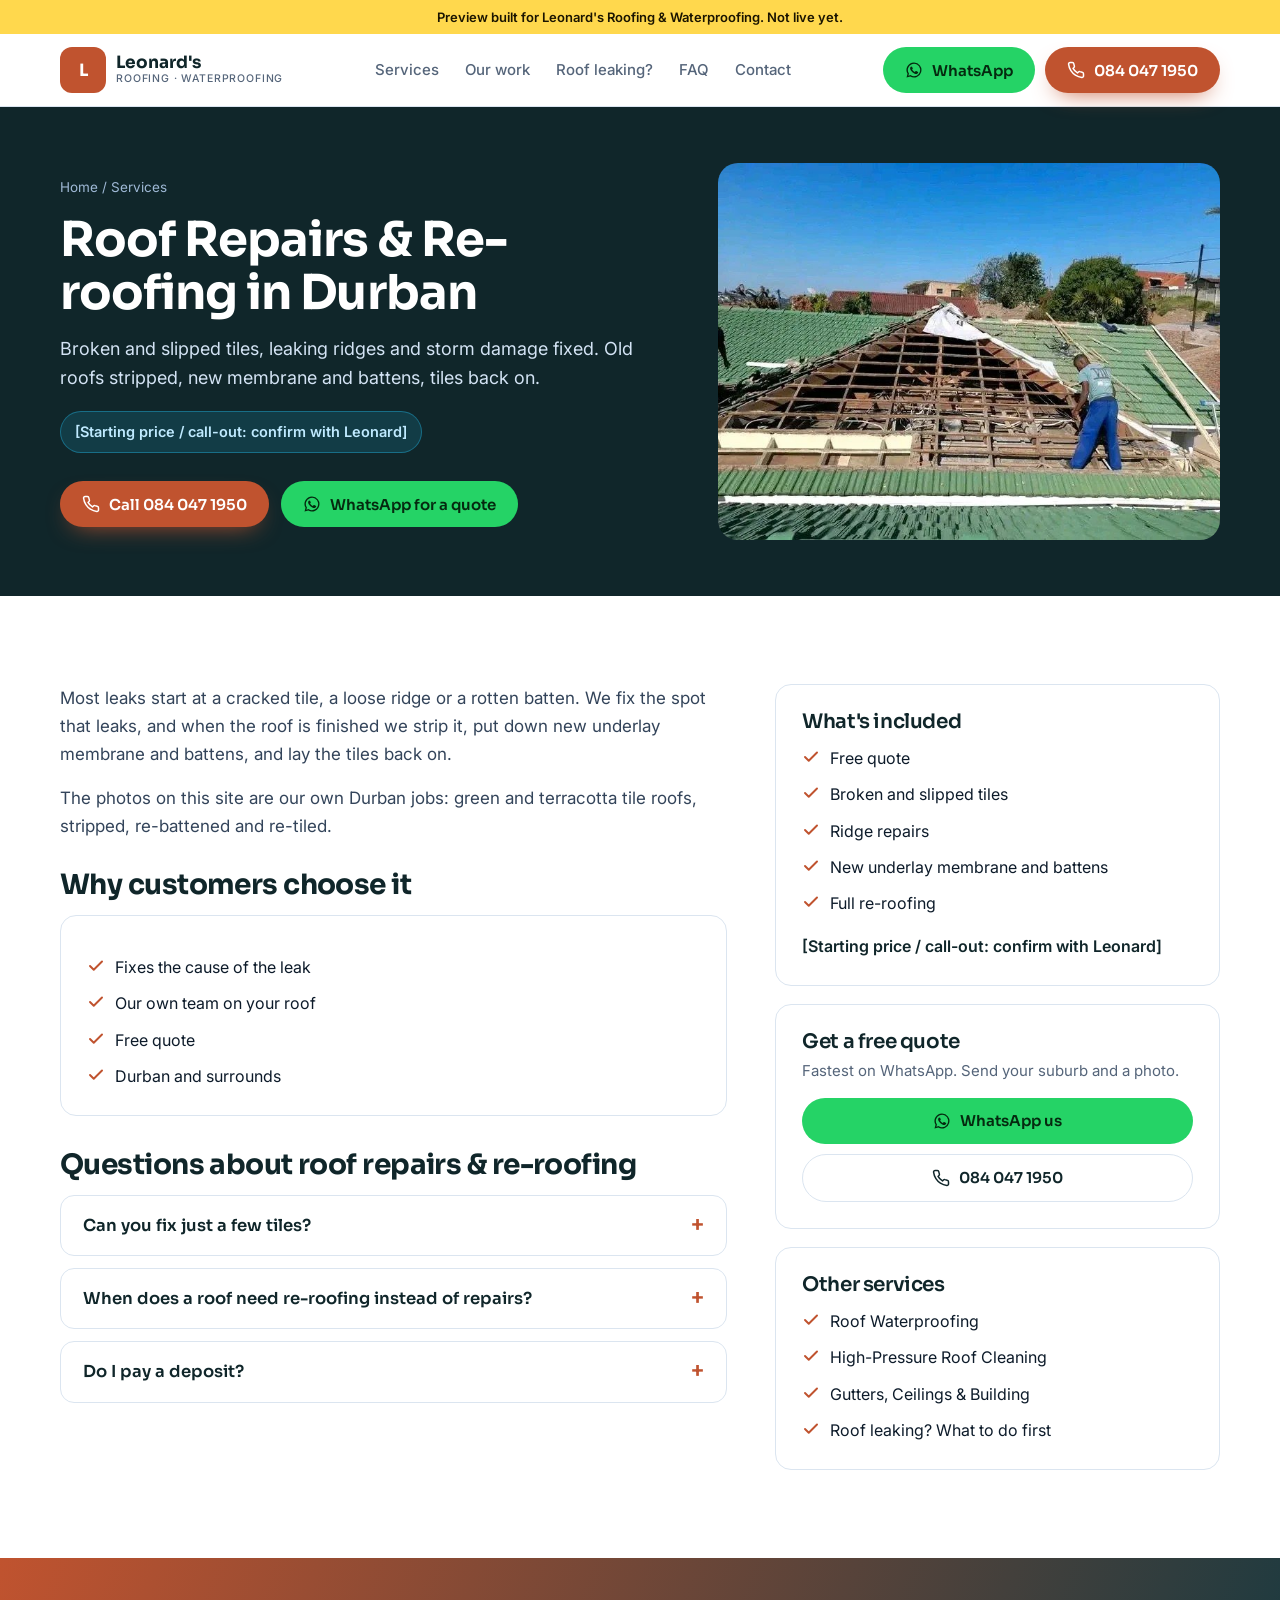
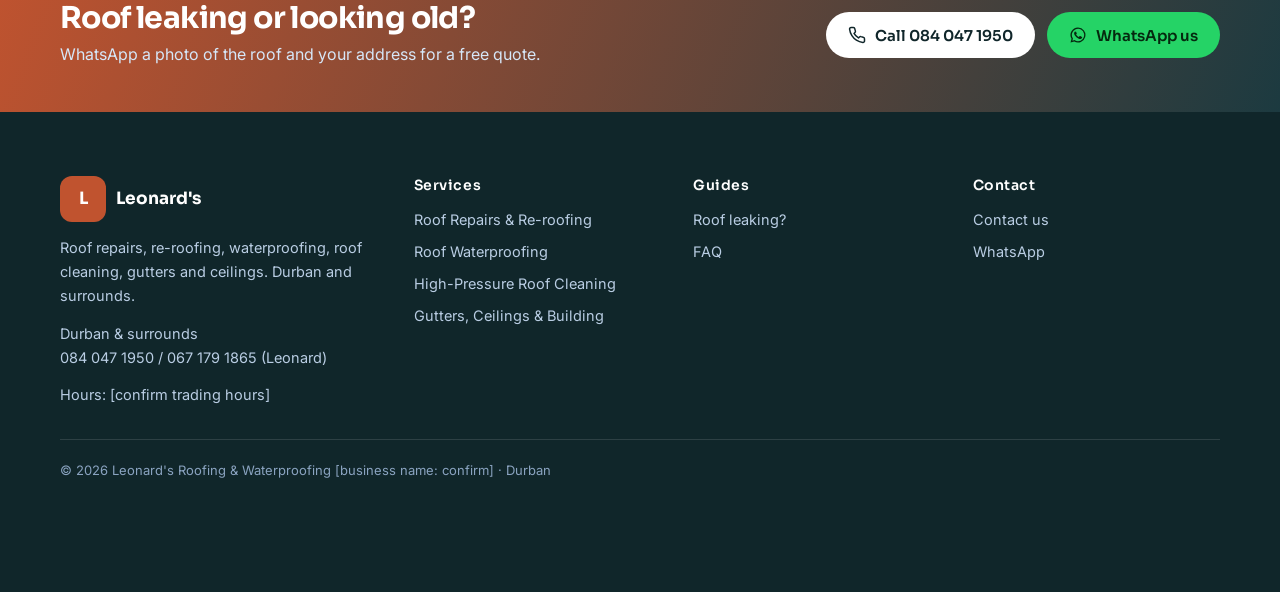
<file: services/roof-repairs/index.html>
<!doctype html>
<html lang="en-ZA">
<head>
<meta charset="utf-8">
<meta name="viewport" content="width=device-width, initial-scale=1">
<!-- PREVIEW: remove noindex + the preview bar when Leonard approves and the real domain is live -->
<meta name="robots" content="noindex, nofollow">
<title>Roof Repairs &amp; Re-roofing in Durban | Leonard&#x27;s Roofing &amp; Waterproofing</title>
<meta name="description" content="Broken and slipped tiles, leaking ridges and storm damage fixed. Old roofs stripped, new membrane and battens, tiles back on. Free quotes. Call or WhatsApp Leonard&#x27;s Roofing &amp; Waterproofing on 084 047 1950.">
<link rel="canonical" href="https://dannyschaffer.github.io/leonard-roofing-preview/services/roof-repairs/">
<meta property="og:type" content="website"><meta property="og:title" content="Roof Repairs &amp; Re-roofing in Durban | Leonard&#x27;s Roofing &amp; Waterproofing"><meta property="og:description" content="Broken and slipped tiles, leaking ridges and storm damage fixed. Old roofs stripped, new membrane and battens, tiles back on. Free quotes. Call or WhatsApp Leonard&#x27;s Roofing &amp; Waterproofing on 084 047 1950.">
<meta property="og:image" content="https://dannyschaffer.github.io/leonard-roofing-preview/img/hero-roof-team-durban.jpg"><meta property="og:url" content="https://dannyschaffer.github.io/leonard-roofing-preview/services/roof-repairs/">
<link rel="preconnect" href="https://fonts.googleapis.com"><link rel="preconnect" href="https://fonts.gstatic.com" crossorigin><link href="https://fonts.googleapis.com/css2?family=Sora:wght@500;600;700&family=Inter:wght@400;500;600&display=swap" rel="stylesheet">
<link rel="stylesheet" href="../../styles.css?v=1795590161">
<script type="application/ld+json">{"@context": "https://schema.org", "@type": "HomeAndConstructionBusiness", "@id": "https://dannyschaffer.github.io/leonard-roofing-preview/#business", "name": "Leonard's Roofing & Waterproofing", "description": "Roof repairs, re-roofing, waterproofing, high-pressure roof cleaning, gutters and ceilings in Durban and surrounds.", "telephone": "+27840471950", "url": "https://dannyschaffer.github.io/leonard-roofing-preview/", "image": "https://dannyschaffer.github.io/leonard-roofing-preview/img/hero-roof-team-durban.jpg", "address": {"@type": "PostalAddress", "addressLocality": "Durban", "addressRegion": "KwaZulu-Natal", "addressCountry": "ZA"}, "areaServed": ["Durban", "KwaZulu-Natal"]}</script><script type="application/ld+json">{"@context": "https://schema.org", "@type": "Service", "name": "Roof Repairs & Re-roofing", "serviceType": "Roof Repairs & Re-roofing", "description": "Broken and slipped tiles, leaking ridges and storm damage fixed. Old roofs stripped, new membrane and battens, tiles back on.", "provider": {"@id": "https://dannyschaffer.github.io/leonard-roofing-preview/#business"}, "areaServed": ["Durban", "KwaZulu-Natal"]}</script><script type="application/ld+json">{"@context": "https://schema.org", "@type": "FAQPage", "mainEntity": [{"@type": "Question", "name": "Can you fix just a few tiles?", "acceptedAnswer": {"@type": "Answer", "text": "Yes. WhatsApp a photo of the roof and your address and we'll quote. [Leonard to confirm minimum call-out.]"}}, {"@type": "Question", "name": "When does a roof need re-roofing instead of repairs?", "acceptedAnswer": {"@type": "Answer", "text": "When the battens are rotten, the underlay is gone or leaks keep coming back in new places. Then it's cheaper to strip and redo it than to keep patching."}}, {"@type": "Question", "name": "Do I pay a deposit?", "acceptedAnswer": {"@type": "Answer", "text": "Leonard's flyers say 0 deposit. [Leonard to confirm.]"}}]}</script>
</head>
<body>
<div class="preview">Preview built for Leonard's Roofing & Waterproofing. Not live yet.</div>
<header><div class="wrap nav">
<a class="brand" href="../../"><span class="mono">L</span><span>Leonard's<small>Roofing · Waterproofing</small></span></a>
<nav class="nav-links"><a href="../../#services">Services</a><a href="../../#work">Our work</a><a href="../../roof-leaking-what-to-do/">Roof leaking?</a><a href="../../#faq">FAQ</a><a href="../../contact/">Contact</a></nav>
<div class="nav-cta"><a class="btn btn-wa" href="https://wa.me/27840471950?text=Hi%20Leonard%2C%20I%20would%20like%20a%20free%20roof%20quote.%20My%20address%20is%3A%20"><svg viewBox="0 0 24 24" fill="currentColor" aria-hidden="true"><path d="M12 2a10 10 0 0 0-8.6 15.1L2 22l5-1.3A10 10 0 1 0 12 2Zm0 18.2a8.2 8.2 0 0 1-4.2-1.2l-.3-.2-3 .8.8-2.9-.2-.3A8.2 8.2 0 1 1 12 20.2Zm4.5-6.1c-.2-.1-1.5-.7-1.7-.8s-.4-.1-.6.1-.7.8-.8 1-.3.2-.5.1a6.7 6.7 0 0 1-3.3-2.9c-.3-.4.3-.4.7-1.4a.5.5 0 0 0 0-.4l-.8-1.9c-.2-.5-.4-.4-.6-.4h-.5a1 1 0 0 0-.7.3 3 3 0 0 0-.9 2.2 5.2 5.2 0 0 0 1.1 2.7 11.8 11.8 0 0 0 4.5 4c1.7.7 2.3.8 3.2.6a2.7 2.7 0 0 0 1.8-1.2 2.2 2.2 0 0 0 .1-1.2c0-.1-.2-.2-.4-.3Z"/></svg><span>WhatsApp</span></a><a class="btn btn-blue" href="tel:+27840471950"><svg viewBox="0 0 24 24" fill="none" stroke="currentColor" stroke-width="2" stroke-linecap="round" stroke-linejoin="round" aria-hidden="true"><path d="M22 16.9v3a2 2 0 0 1-2.2 2 19.8 19.8 0 0 1-8.6-3.1 19.5 19.5 0 0 1-6-6A19.8 19.8 0 0 1 2.1 4.2 2 2 0 0 1 4.1 2h3a2 2 0 0 1 2 1.7c.1 1 .4 1.9.7 2.8a2 2 0 0 1-.5 2.1L8 9.9a16 16 0 0 0 6 6l1.3-1.3a2 2 0 0 1 2.1-.4c.9.3 1.8.6 2.8.7a2 2 0 0 1 1.8 2Z"/></svg><span>084 047 1950</span></a></div>
</div></header>

<section class="page-hero"><div class="wrap">
<div><div class="crumbs"><a href="../../">Home</a> / <a href="../../#services">Services</a></div>
<h1>Roof Repairs &amp; Re-roofing in Durban</h1><p class="lead">Broken and slipped tiles, leaking ridges and storm damage fixed. Old roofs stripped, new membrane and battens, tiles back on.</p>
<span class="tag-price">[Starting price / call-out: confirm with Leonard]</span>
<div class="hero-ctas"><a class="btn btn-blue" href="tel:+27840471950"><svg viewBox="0 0 24 24" fill="none" stroke="currentColor" stroke-width="2" stroke-linecap="round" stroke-linejoin="round" aria-hidden="true"><path d="M22 16.9v3a2 2 0 0 1-2.2 2 19.8 19.8 0 0 1-8.6-3.1 19.5 19.5 0 0 1-6-6A19.8 19.8 0 0 1 2.1 4.2 2 2 0 0 1 4.1 2h3a2 2 0 0 1 2 1.7c.1 1 .4 1.9.7 2.8a2 2 0 0 1-.5 2.1L8 9.9a16 16 0 0 0 6 6l1.3-1.3a2 2 0 0 1 2.1-.4c.9.3 1.8.6 2.8.7a2 2 0 0 1 1.8 2Z"/></svg>Call 084 047 1950</a><a class="btn btn-wa" href="https://wa.me/27840471950?text=Hi%20Leonard%2C%20I%20would%20like%20a%20quote%20for%20roof%20repairs%20%26%20re-roofing.%20My%20address%20is%3A%20"><svg viewBox="0 0 24 24" fill="currentColor" aria-hidden="true"><path d="M12 2a10 10 0 0 0-8.6 15.1L2 22l5-1.3A10 10 0 1 0 12 2Zm0 18.2a8.2 8.2 0 0 1-4.2-1.2l-.3-.2-3 .8.8-2.9-.2-.3A8.2 8.2 0 1 1 12 20.2Zm4.5-6.1c-.2-.1-1.5-.7-1.7-.8s-.4-.1-.6.1-.7.8-.8 1-.3.2-.5.1a6.7 6.7 0 0 1-3.3-2.9c-.3-.4.3-.4.7-1.4a.5.5 0 0 0 0-.4l-.8-1.9c-.2-.5-.4-.4-.6-.4h-.5a1 1 0 0 0-.7.3 3 3 0 0 0-.9 2.2 5.2 5.2 0 0 0 1.1 2.7 11.8 11.8 0 0 0 4.5 4c1.7.7 2.3.8 3.2.6a2.7 2.7 0 0 0 1.8-1.2 2.2 2.2 0 0 0 .1-1.2c0-.1-.2-.2-.4-.3Z"/></svg>WhatsApp for a quote</a></div></div>
<img src="../../img/roof-repairs-old-tiles-off.jpg" alt="Leonard&#x27;s team stripping old tiles off a green tile roof in Durban">
</div></section>
<section><div class="wrap two">
<div class="body"><p>Most leaks start at a cracked tile, a loose ridge or a rotten batten. We fix the spot that leaks, and when the roof is finished we strip it, put down new underlay membrane and battens, and lay the tiles back on.</p><p>The photos on this site are our own Durban jobs: green and terracotta tile roofs, stripped, re-battened and re-tiled.</p>

<h2 style="font-size:28px;margin:30px 0 14px">Why customers choose it</h2>
<div class="box"><ul><li><svg viewBox="0 0 24 24" fill="none" stroke="currentColor" stroke-width="2.6" stroke-linecap="round" stroke-linejoin="round" aria-hidden="true"><path d="M20 6 9 17l-5-5"/></svg><span>Fixes the cause of the leak</span></li><li><svg viewBox="0 0 24 24" fill="none" stroke="currentColor" stroke-width="2.6" stroke-linecap="round" stroke-linejoin="round" aria-hidden="true"><path d="M20 6 9 17l-5-5"/></svg><span>Our own team on your roof</span></li><li><svg viewBox="0 0 24 24" fill="none" stroke="currentColor" stroke-width="2.6" stroke-linecap="round" stroke-linejoin="round" aria-hidden="true"><path d="M20 6 9 17l-5-5"/></svg><span>Free quote</span></li><li><svg viewBox="0 0 24 24" fill="none" stroke="currentColor" stroke-width="2.6" stroke-linecap="round" stroke-linejoin="round" aria-hidden="true"><path d="M20 6 9 17l-5-5"/></svg><span>Durban and surrounds</span></li></ul></div>
<h2 style="font-size:28px;margin:34px 0 14px">Questions about roof repairs &amp; re-roofing</h2>
<div class="faq-list"><details><summary>Can you fix just a few tiles?</summary><p>Yes. WhatsApp a photo of the roof and your address and we&#x27;ll quote. [Leonard to confirm minimum call-out.]</p></details><details><summary>When does a roof need re-roofing instead of repairs?</summary><p>When the battens are rotten, the underlay is gone or leaks keep coming back in new places. Then it&#x27;s cheaper to strip and redo it than to keep patching.</p></details><details><summary>Do I pay a deposit?</summary><p>Leonard&#x27;s flyers say 0 deposit. [Leonard to confirm.]</p></details></div>
</div>
<aside><div class="box"><h3>What's included</h3><ul><li><svg viewBox="0 0 24 24" fill="none" stroke="currentColor" stroke-width="2.6" stroke-linecap="round" stroke-linejoin="round" aria-hidden="true"><path d="M20 6 9 17l-5-5"/></svg><span>Free quote</span></li><li><svg viewBox="0 0 24 24" fill="none" stroke="currentColor" stroke-width="2.6" stroke-linecap="round" stroke-linejoin="round" aria-hidden="true"><path d="M20 6 9 17l-5-5"/></svg><span>Broken and slipped tiles</span></li><li><svg viewBox="0 0 24 24" fill="none" stroke="currentColor" stroke-width="2.6" stroke-linecap="round" stroke-linejoin="round" aria-hidden="true"><path d="M20 6 9 17l-5-5"/></svg><span>Ridge repairs</span></li><li><svg viewBox="0 0 24 24" fill="none" stroke="currentColor" stroke-width="2.6" stroke-linecap="round" stroke-linejoin="round" aria-hidden="true"><path d="M20 6 9 17l-5-5"/></svg><span>New underlay membrane and battens</span></li><li><svg viewBox="0 0 24 24" fill="none" stroke="currentColor" stroke-width="2.6" stroke-linecap="round" stroke-linejoin="round" aria-hidden="true"><path d="M20 6 9 17l-5-5"/></svg><span>Full re-roofing</span></li></ul><p style="margin-top:16px;font-weight:600;color:var(--navy)">[Starting price / call-out: confirm with Leonard]</p></div>
<div class="box"><h3>Get a free quote</h3><p style="color:var(--muted);margin:6px 0 14px;font-size:15px">Fastest on WhatsApp. Send your suburb and a photo.</p><a class="btn btn-wa" style="width:100%" href="https://wa.me/27840471950?text=Hi%20Leonard%2C%20I%20would%20like%20a%20quote%20for%20roof%20repairs%20%26%20re-roofing.%20My%20address%20is%3A%20"><svg viewBox="0 0 24 24" fill="currentColor" aria-hidden="true"><path d="M12 2a10 10 0 0 0-8.6 15.1L2 22l5-1.3A10 10 0 1 0 12 2Zm0 18.2a8.2 8.2 0 0 1-4.2-1.2l-.3-.2-3 .8.8-2.9-.2-.3A8.2 8.2 0 1 1 12 20.2Zm4.5-6.1c-.2-.1-1.5-.7-1.7-.8s-.4-.1-.6.1-.7.8-.8 1-.3.2-.5.1a6.7 6.7 0 0 1-3.3-2.9c-.3-.4.3-.4.7-1.4a.5.5 0 0 0 0-.4l-.8-1.9c-.2-.5-.4-.4-.6-.4h-.5a1 1 0 0 0-.7.3 3 3 0 0 0-.9 2.2 5.2 5.2 0 0 0 1.1 2.7 11.8 11.8 0 0 0 4.5 4c1.7.7 2.3.8 3.2.6a2.7 2.7 0 0 0 1.8-1.2 2.2 2.2 0 0 0 .1-1.2c0-.1-.2-.2-.4-.3Z"/></svg>WhatsApp us</a><a class="btn btn-outline" style="width:100%;margin-top:10px" href="tel:+27840471950"><svg viewBox="0 0 24 24" fill="none" stroke="currentColor" stroke-width="2" stroke-linecap="round" stroke-linejoin="round" aria-hidden="true"><path d="M22 16.9v3a2 2 0 0 1-2.2 2 19.8 19.8 0 0 1-8.6-3.1 19.5 19.5 0 0 1-6-6A19.8 19.8 0 0 1 2.1 4.2 2 2 0 0 1 4.1 2h3a2 2 0 0 1 2 1.7c.1 1 .4 1.9.7 2.8a2 2 0 0 1-.5 2.1L8 9.9a16 16 0 0 0 6 6l1.3-1.3a2 2 0 0 1 2.1-.4c.9.3 1.8.6 2.8.7a2 2 0 0 1 1.8 2Z"/></svg>084 047 1950</a></div>
<div class="box"><h3>Other services</h3><ul><li><svg viewBox="0 0 24 24" fill="none" stroke="currentColor" stroke-width="2.6" stroke-linecap="round" stroke-linejoin="round" aria-hidden="true"><path d="M20 6 9 17l-5-5"/></svg><a href="../roof-waterproofing/">Roof Waterproofing</a></li><li><svg viewBox="0 0 24 24" fill="none" stroke="currentColor" stroke-width="2.6" stroke-linecap="round" stroke-linejoin="round" aria-hidden="true"><path d="M20 6 9 17l-5-5"/></svg><a href="../roof-cleaning/">High-Pressure Roof Cleaning</a></li><li><svg viewBox="0 0 24 24" fill="none" stroke="currentColor" stroke-width="2.6" stroke-linecap="round" stroke-linejoin="round" aria-hidden="true"><path d="M20 6 9 17l-5-5"/></svg><a href="../gutters-ceilings-building/">Gutters, Ceilings &amp; Building</a></li><li><svg viewBox="0 0 24 24" fill="none" stroke="currentColor" stroke-width="2.6" stroke-linecap="round" stroke-linejoin="round" aria-hidden="true"><path d="M20 6 9 17l-5-5"/></svg><a href="../../roof-leaking-what-to-do/">Roof leaking? What to do first</a></li></ul></div></aside>
</div></section>
<div class="band"><div class="wrap"><div><h2>Roof leaking or looking old?</h2><p>WhatsApp a photo of the roof and your address for a free quote.</p></div>
<div class="ctas"><a class="btn btn-white" href="tel:+27840471950"><svg viewBox="0 0 24 24" fill="none" stroke="currentColor" stroke-width="2" stroke-linecap="round" stroke-linejoin="round" aria-hidden="true"><path d="M22 16.9v3a2 2 0 0 1-2.2 2 19.8 19.8 0 0 1-8.6-3.1 19.5 19.5 0 0 1-6-6A19.8 19.8 0 0 1 2.1 4.2 2 2 0 0 1 4.1 2h3a2 2 0 0 1 2 1.7c.1 1 .4 1.9.7 2.8a2 2 0 0 1-.5 2.1L8 9.9a16 16 0 0 0 6 6l1.3-1.3a2 2 0 0 1 2.1-.4c.9.3 1.8.6 2.8.7a2 2 0 0 1 1.8 2Z"/></svg>Call 084 047 1950</a><a class="btn btn-wa" href="https://wa.me/27840471950?text=Hi%20Leonard%2C%20I%20would%20like%20a%20free%20roof%20quote.%20My%20address%20is%3A%20"><svg viewBox="0 0 24 24" fill="currentColor" aria-hidden="true"><path d="M12 2a10 10 0 0 0-8.6 15.1L2 22l5-1.3A10 10 0 1 0 12 2Zm0 18.2a8.2 8.2 0 0 1-4.2-1.2l-.3-.2-3 .8.8-2.9-.2-.3A8.2 8.2 0 1 1 12 20.2Zm4.5-6.1c-.2-.1-1.5-.7-1.7-.8s-.4-.1-.6.1-.7.8-.8 1-.3.2-.5.1a6.7 6.7 0 0 1-3.3-2.9c-.3-.4.3-.4.7-1.4a.5.5 0 0 0 0-.4l-.8-1.9c-.2-.5-.4-.4-.6-.4h-.5a1 1 0 0 0-.7.3 3 3 0 0 0-.9 2.2 5.2 5.2 0 0 0 1.1 2.7 11.8 11.8 0 0 0 4.5 4c1.7.7 2.3.8 3.2.6a2.7 2.7 0 0 0 1.8-1.2 2.2 2.2 0 0 0 .1-1.2c0-.1-.2-.2-.4-.3Z"/></svg>WhatsApp us</a></div></div></div>
<footer><div class="wrap">
<div><a class="brand" href="../../"><span class="mono">L</span><span>Leonard's</span></a>
<p style="margin-top:12px">Roof repairs, re-roofing, waterproofing, roof cleaning, gutters and ceilings. Durban and surrounds.</p>
<p style="margin-top:14px">Durban &amp; surrounds<br><a href="tel:+27840471950">084 047 1950</a> / 067 179 1865 (Leonard)</p>
<p style="margin-top:14px">Hours: [confirm trading hours]</p></div>
<div><h4>Services</h4><ul><li><a href="../../services/roof-repairs/">Roof Repairs &amp; Re-roofing</a></li><li><a href="../../services/roof-waterproofing/">Roof Waterproofing</a></li><li><a href="../../services/roof-cleaning/">High-Pressure Roof Cleaning</a></li><li><a href="../../services/gutters-ceilings-building/">Gutters, Ceilings &amp; Building</a></li></ul></div>
<div><h4>Guides</h4><ul><li><a href="../../roof-leaking-what-to-do/">Roof leaking?</a></li><li><a href="../../#faq">FAQ</a></li></ul></div>
<div><h4>Contact</h4><ul><li><a href="../../contact/">Contact us</a></li><li><a href="https://wa.me/27840471950?text=Hi%20Leonard%2C%20I%20would%20like%20a%20free%20roof%20quote.%20My%20address%20is%3A%20">WhatsApp</a></li></ul></div>
<div class="legal">© 2026 Leonard's Roofing & Waterproofing [business name: confirm] · Durban</div>
</div></footer>
<div class="mbar"><a class="btn btn-blue" href="tel:+27840471950"><svg viewBox="0 0 24 24" fill="none" stroke="currentColor" stroke-width="2" stroke-linecap="round" stroke-linejoin="round" aria-hidden="true"><path d="M22 16.9v3a2 2 0 0 1-2.2 2 19.8 19.8 0 0 1-8.6-3.1 19.5 19.5 0 0 1-6-6A19.8 19.8 0 0 1 2.1 4.2 2 2 0 0 1 4.1 2h3a2 2 0 0 1 2 1.7c.1 1 .4 1.9.7 2.8a2 2 0 0 1-.5 2.1L8 9.9a16 16 0 0 0 6 6l1.3-1.3a2 2 0 0 1 2.1-.4c.9.3 1.8.6 2.8.7a2 2 0 0 1 1.8 2Z"/></svg>Call now</a><a class="btn btn-wa" href="https://wa.me/27840471950?text=Hi%20Leonard%2C%20I%20would%20like%20a%20free%20roof%20quote.%20My%20address%20is%3A%20"><svg viewBox="0 0 24 24" fill="currentColor" aria-hidden="true"><path d="M12 2a10 10 0 0 0-8.6 15.1L2 22l5-1.3A10 10 0 1 0 12 2Zm0 18.2a8.2 8.2 0 0 1-4.2-1.2l-.3-.2-3 .8.8-2.9-.2-.3A8.2 8.2 0 1 1 12 20.2Zm4.5-6.1c-.2-.1-1.5-.7-1.7-.8s-.4-.1-.6.1-.7.8-.8 1-.3.2-.5.1a6.7 6.7 0 0 1-3.3-2.9c-.3-.4.3-.4.7-1.4a.5.5 0 0 0 0-.4l-.8-1.9c-.2-.5-.4-.4-.6-.4h-.5a1 1 0 0 0-.7.3 3 3 0 0 0-.9 2.2 5.2 5.2 0 0 0 1.1 2.7 11.8 11.8 0 0 0 4.5 4c1.7.7 2.3.8 3.2.6a2.7 2.7 0 0 0 1.8-1.2 2.2 2.2 0 0 0 .1-1.2c0-.1-.2-.2-.4-.3Z"/></svg>WhatsApp</a></div>
<script>
document.querySelectorAll('form[data-wa]').forEach(f=>f.addEventListener('submit',ev=>{ev.preventDefault();const d=new FormData(f);
const msg=`Hi Leonard, I'd like a free quote.%0AName: ${d.get('name')||''}%0APhone: ${d.get('phone')||''}%0ASuburb: ${d.get('suburb')||''}%0ANeed: ${d.get('need')||''}`;
window.open('https://wa.me/27840471950?text='+msg.replace(/ /g,'%20'),'_blank');}));
</script>
</body></html>
</file>
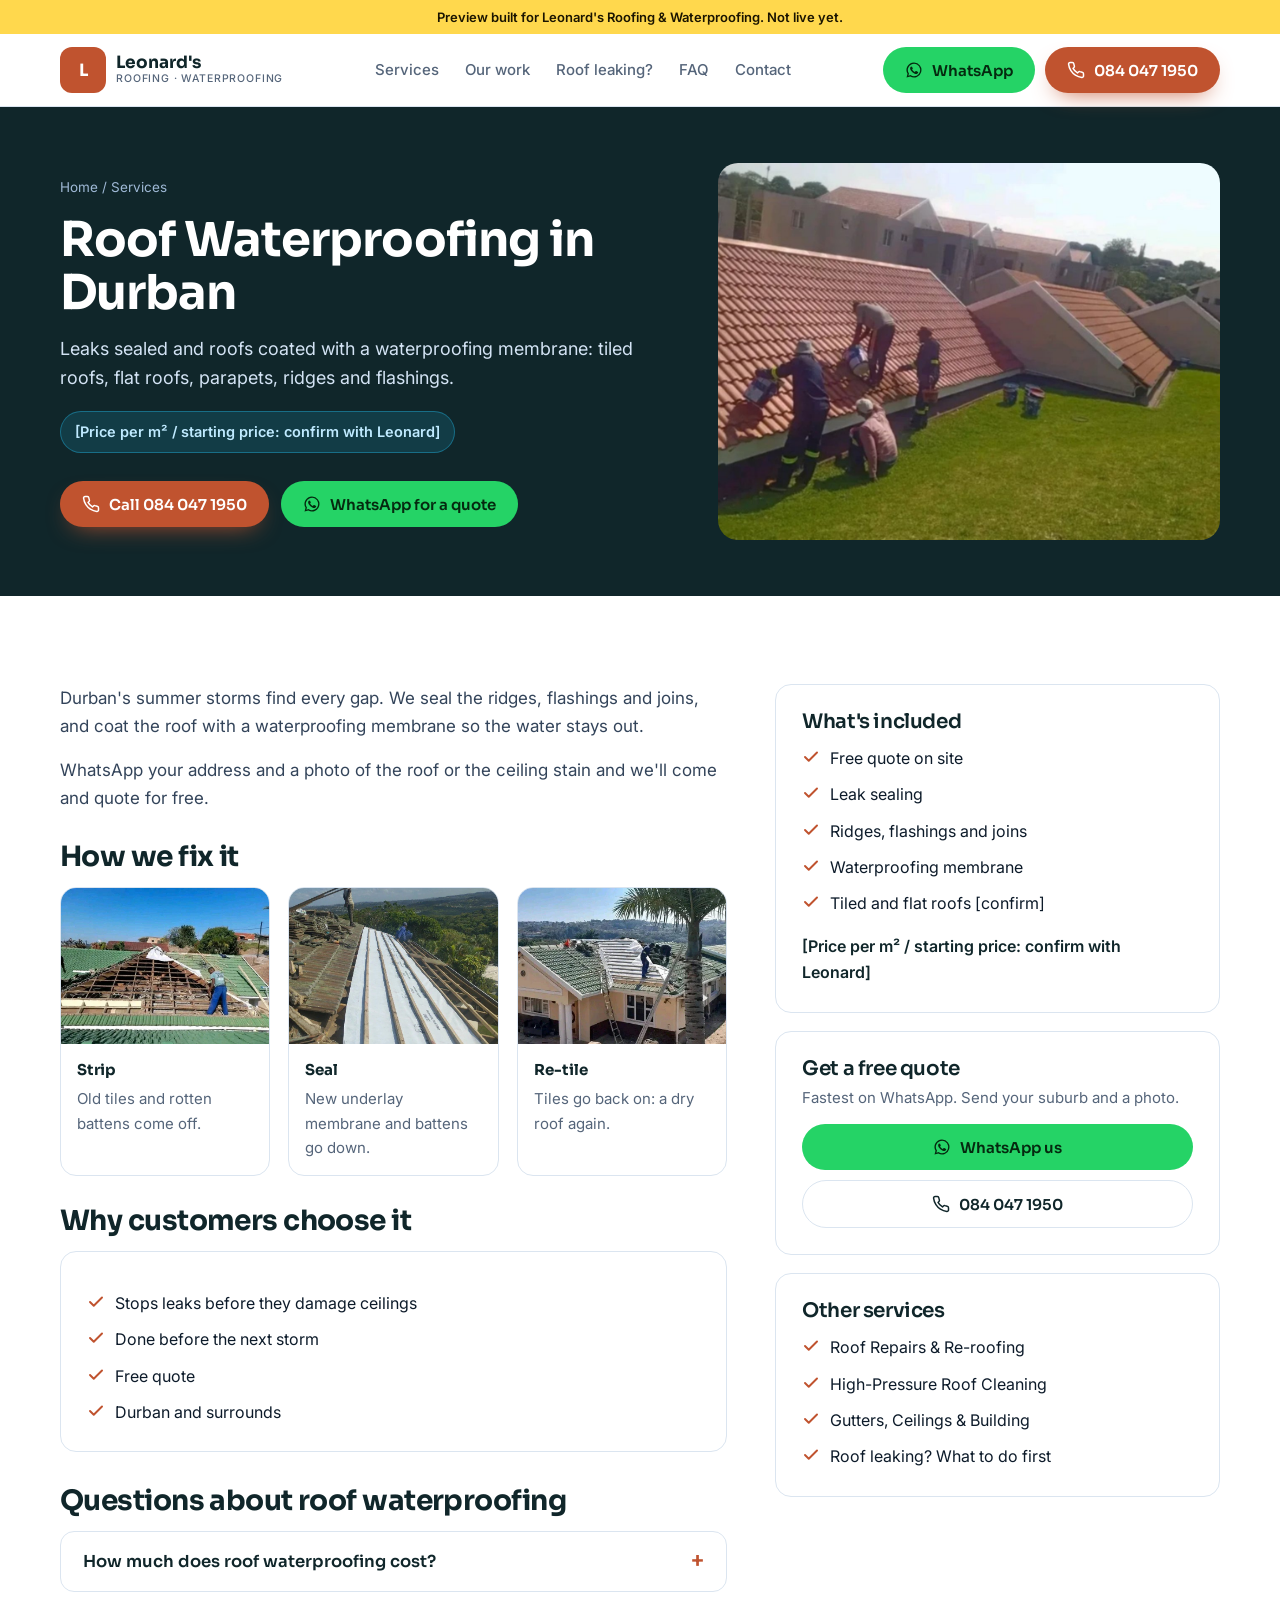
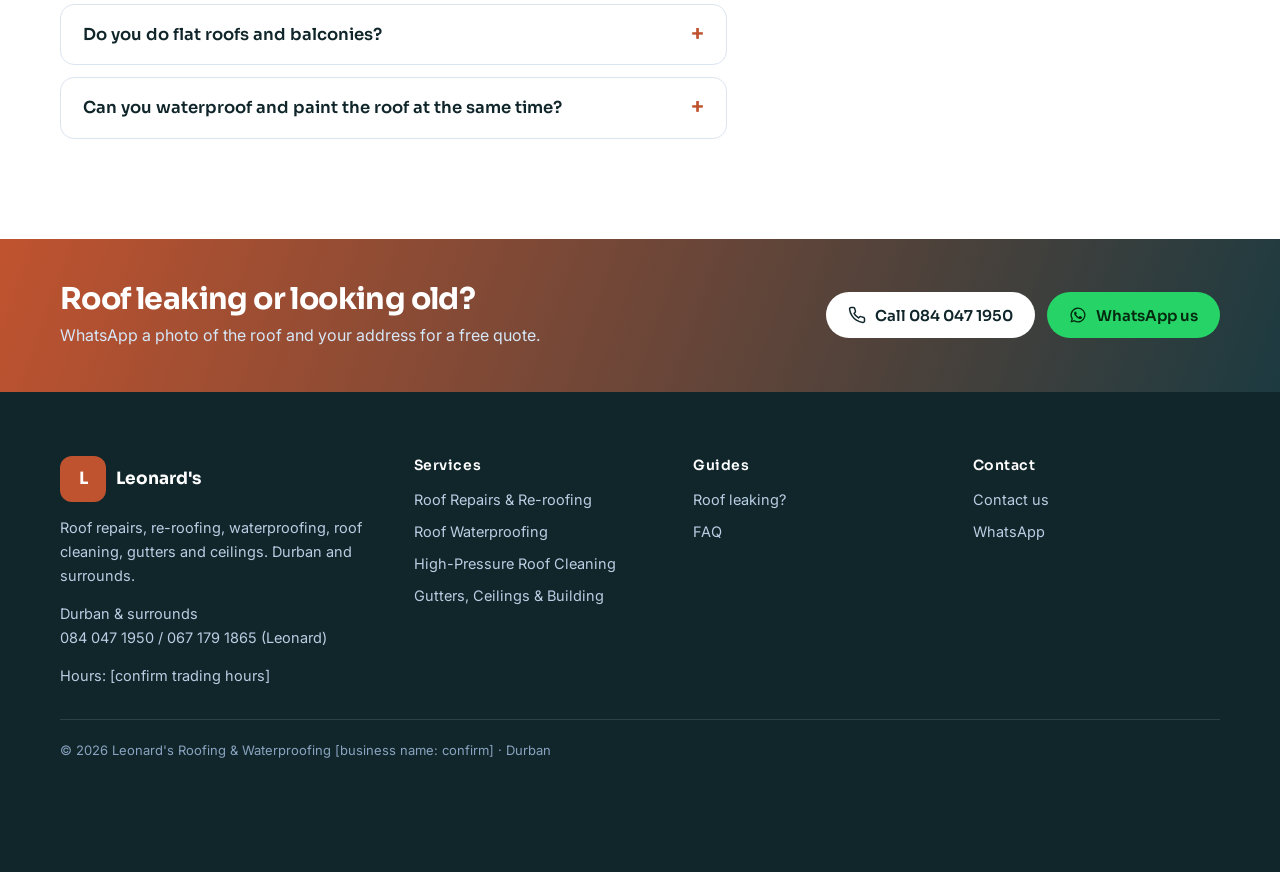
<file: services/roof-waterproofing/index.html>
<!doctype html>
<html lang="en-ZA">
<head>
<meta charset="utf-8">
<meta name="viewport" content="width=device-width, initial-scale=1">
<!-- PREVIEW: remove noindex + the preview bar when Leonard approves and the real domain is live -->
<meta name="robots" content="noindex, nofollow">
<title>Roof Waterproofing in Durban | Leonard&#x27;s Roofing &amp; Waterproofing</title>
<meta name="description" content="Leaks sealed and roofs coated with a waterproofing membrane: tiled roofs, flat roofs, parapets, ridges and flashings. Free quotes. Call or WhatsApp Leonard&#x27;s Roofing &amp; Waterproofing on 084 047 1950.">
<link rel="canonical" href="https://dannyschaffer.github.io/leonard-roofing-preview/services/roof-waterproofing/">
<meta property="og:type" content="website"><meta property="og:title" content="Roof Waterproofing in Durban | Leonard&#x27;s Roofing &amp; Waterproofing"><meta property="og:description" content="Leaks sealed and roofs coated with a waterproofing membrane: tiled roofs, flat roofs, parapets, ridges and flashings. Free quotes. Call or WhatsApp Leonard&#x27;s Roofing &amp; Waterproofing on 084 047 1950.">
<meta property="og:image" content="https://dannyschaffer.github.io/leonard-roofing-preview/img/hero-roof-team-durban.jpg"><meta property="og:url" content="https://dannyschaffer.github.io/leonard-roofing-preview/services/roof-waterproofing/">
<link rel="preconnect" href="https://fonts.googleapis.com"><link rel="preconnect" href="https://fonts.gstatic.com" crossorigin><link href="https://fonts.googleapis.com/css2?family=Sora:wght@500;600;700&family=Inter:wght@400;500;600&display=swap" rel="stylesheet">
<link rel="stylesheet" href="../../styles.css?v=1795590161">
<script type="application/ld+json">{"@context": "https://schema.org", "@type": "HomeAndConstructionBusiness", "@id": "https://dannyschaffer.github.io/leonard-roofing-preview/#business", "name": "Leonard's Roofing & Waterproofing", "description": "Roof repairs, re-roofing, waterproofing, high-pressure roof cleaning, gutters and ceilings in Durban and surrounds.", "telephone": "+27840471950", "url": "https://dannyschaffer.github.io/leonard-roofing-preview/", "image": "https://dannyschaffer.github.io/leonard-roofing-preview/img/hero-roof-team-durban.jpg", "address": {"@type": "PostalAddress", "addressLocality": "Durban", "addressRegion": "KwaZulu-Natal", "addressCountry": "ZA"}, "areaServed": ["Durban", "KwaZulu-Natal"]}</script><script type="application/ld+json">{"@context": "https://schema.org", "@type": "Service", "name": "Roof Waterproofing", "serviceType": "Roof Waterproofing", "description": "Leaks sealed and roofs coated with a waterproofing membrane: tiled roofs, flat roofs, parapets, ridges and flashings.", "provider": {"@id": "https://dannyschaffer.github.io/leonard-roofing-preview/#business"}, "areaServed": ["Durban", "KwaZulu-Natal"]}</script><script type="application/ld+json">{"@context": "https://schema.org", "@type": "FAQPage", "mainEntity": [{"@type": "Question", "name": "How much does roof waterproofing cost?", "acceptedAnswer": {"@type": "Answer", "text": "It depends on the size and condition of the roof. [Leonard to confirm price per m² or a starting price.] WhatsApp a photo and your address for a free quote."}}, {"@type": "Question", "name": "Do you do flat roofs and balconies?", "acceptedAnswer": {"@type": "Answer", "text": "[Leonard to confirm: torch-on / membrane on flat roofs, balconies and parapets.]"}}, {"@type": "Question", "name": "Can you waterproof and paint the roof at the same time?", "acceptedAnswer": {"@type": "Answer", "text": "Yes. We fix and seal the leaks first, then coat the roof. [Leonard to confirm colours.]"}}]}</script>
</head>
<body>
<div class="preview">Preview built for Leonard's Roofing & Waterproofing. Not live yet.</div>
<header><div class="wrap nav">
<a class="brand" href="../../"><span class="mono">L</span><span>Leonard's<small>Roofing · Waterproofing</small></span></a>
<nav class="nav-links"><a href="../../#services">Services</a><a href="../../#work">Our work</a><a href="../../roof-leaking-what-to-do/">Roof leaking?</a><a href="../../#faq">FAQ</a><a href="../../contact/">Contact</a></nav>
<div class="nav-cta"><a class="btn btn-wa" href="https://wa.me/27840471950?text=Hi%20Leonard%2C%20I%20would%20like%20a%20free%20roof%20quote.%20My%20address%20is%3A%20"><svg viewBox="0 0 24 24" fill="currentColor" aria-hidden="true"><path d="M12 2a10 10 0 0 0-8.6 15.1L2 22l5-1.3A10 10 0 1 0 12 2Zm0 18.2a8.2 8.2 0 0 1-4.2-1.2l-.3-.2-3 .8.8-2.9-.2-.3A8.2 8.2 0 1 1 12 20.2Zm4.5-6.1c-.2-.1-1.5-.7-1.7-.8s-.4-.1-.6.1-.7.8-.8 1-.3.2-.5.1a6.7 6.7 0 0 1-3.3-2.9c-.3-.4.3-.4.7-1.4a.5.5 0 0 0 0-.4l-.8-1.9c-.2-.5-.4-.4-.6-.4h-.5a1 1 0 0 0-.7.3 3 3 0 0 0-.9 2.2 5.2 5.2 0 0 0 1.1 2.7 11.8 11.8 0 0 0 4.5 4c1.7.7 2.3.8 3.2.6a2.7 2.7 0 0 0 1.8-1.2 2.2 2.2 0 0 0 .1-1.2c0-.1-.2-.2-.4-.3Z"/></svg><span>WhatsApp</span></a><a class="btn btn-blue" href="tel:+27840471950"><svg viewBox="0 0 24 24" fill="none" stroke="currentColor" stroke-width="2" stroke-linecap="round" stroke-linejoin="round" aria-hidden="true"><path d="M22 16.9v3a2 2 0 0 1-2.2 2 19.8 19.8 0 0 1-8.6-3.1 19.5 19.5 0 0 1-6-6A19.8 19.8 0 0 1 2.1 4.2 2 2 0 0 1 4.1 2h3a2 2 0 0 1 2 1.7c.1 1 .4 1.9.7 2.8a2 2 0 0 1-.5 2.1L8 9.9a16 16 0 0 0 6 6l1.3-1.3a2 2 0 0 1 2.1-.4c.9.3 1.8.6 2.8.7a2 2 0 0 1 1.8 2Z"/></svg><span>084 047 1950</span></a></div>
</div></header>

<section class="page-hero"><div class="wrap">
<div><div class="crumbs"><a href="../../">Home</a> / <a href="../../#services">Services</a></div>
<h1>Roof Waterproofing in Durban</h1><p class="lead">Leaks sealed and roofs coated with a waterproofing membrane: tiled roofs, flat roofs, parapets, ridges and flashings.</p>
<span class="tag-price">[Price per m² / starting price: confirm with Leonard]</span>
<div class="hero-ctas"><a class="btn btn-blue" href="tel:+27840471950"><svg viewBox="0 0 24 24" fill="none" stroke="currentColor" stroke-width="2" stroke-linecap="round" stroke-linejoin="round" aria-hidden="true"><path d="M22 16.9v3a2 2 0 0 1-2.2 2 19.8 19.8 0 0 1-8.6-3.1 19.5 19.5 0 0 1-6-6A19.8 19.8 0 0 1 2.1 4.2 2 2 0 0 1 4.1 2h3a2 2 0 0 1 2 1.7c.1 1 .4 1.9.7 2.8a2 2 0 0 1-.5 2.1L8 9.9a16 16 0 0 0 6 6l1.3-1.3a2 2 0 0 1 2.1-.4c.9.3 1.8.6 2.8.7a2 2 0 0 1 1.8 2Z"/></svg>Call 084 047 1950</a><a class="btn btn-wa" href="https://wa.me/27840471950?text=Hi%20Leonard%2C%20I%20would%20like%20a%20quote%20for%20roof%20waterproofing.%20My%20address%20is%3A%20"><svg viewBox="0 0 24 24" fill="currentColor" aria-hidden="true"><path d="M12 2a10 10 0 0 0-8.6 15.1L2 22l5-1.3A10 10 0 1 0 12 2Zm0 18.2a8.2 8.2 0 0 1-4.2-1.2l-.3-.2-3 .8.8-2.9-.2-.3A8.2 8.2 0 1 1 12 20.2Zm4.5-6.1c-.2-.1-1.5-.7-1.7-.8s-.4-.1-.6.1-.7.8-.8 1-.3.2-.5.1a6.7 6.7 0 0 1-3.3-2.9c-.3-.4.3-.4.7-1.4a.5.5 0 0 0 0-.4l-.8-1.9c-.2-.5-.4-.4-.6-.4h-.5a1 1 0 0 0-.7.3 3 3 0 0 0-.9 2.2 5.2 5.2 0 0 0 1.1 2.7 11.8 11.8 0 0 0 4.5 4c1.7.7 2.3.8 3.2.6a2.7 2.7 0 0 0 1.8-1.2 2.2 2.2 0 0 0 .1-1.2c0-.1-.2-.2-.4-.3Z"/></svg>WhatsApp for a quote</a></div></div>
<img src="../../img/hero-roof-team-durban.jpg" alt="Leonard&#x27;s team coating a terracotta tile roof in Durban">
</div></section>
<section><div class="wrap two">
<div class="body"><p>Durban&#x27;s summer storms find every gap. We seal the ridges, flashings and joins, and coat the roof with a waterproofing membrane so the water stays out.</p><p>WhatsApp your address and a photo of the roof or the ceiling stain and we&#x27;ll come and quote for free.</p>
<h2 style="font-size:28px;margin:30px 0 14px">How we fix it</h2><div class="stages"><figure><img src="../../img/roof-repairs-old-tiles-off.jpg" alt="Strip: Leonard&#39;s roofing, Durban" loading="lazy"><figcaption><b>Strip</b>Old tiles and rotten battens come off.</figcaption></figure><figure><img src="../../img/new-membrane-battens.jpg" alt="Seal: Leonard&#39;s roofing, Durban" loading="lazy"><figcaption><b>Seal</b>New underlay membrane and battens go down.</figcaption></figure><figure><img src="../../img/re-roofing-tiles-going-on.jpg" alt="Re-tile: Leonard&#39;s roofing, Durban" loading="lazy"><figcaption><b>Re-tile</b>Tiles go back on: a dry roof again.</figcaption></figure></div>
<h2 style="font-size:28px;margin:30px 0 14px">Why customers choose it</h2>
<div class="box"><ul><li><svg viewBox="0 0 24 24" fill="none" stroke="currentColor" stroke-width="2.6" stroke-linecap="round" stroke-linejoin="round" aria-hidden="true"><path d="M20 6 9 17l-5-5"/></svg><span>Stops leaks before they damage ceilings</span></li><li><svg viewBox="0 0 24 24" fill="none" stroke="currentColor" stroke-width="2.6" stroke-linecap="round" stroke-linejoin="round" aria-hidden="true"><path d="M20 6 9 17l-5-5"/></svg><span>Done before the next storm</span></li><li><svg viewBox="0 0 24 24" fill="none" stroke="currentColor" stroke-width="2.6" stroke-linecap="round" stroke-linejoin="round" aria-hidden="true"><path d="M20 6 9 17l-5-5"/></svg><span>Free quote</span></li><li><svg viewBox="0 0 24 24" fill="none" stroke="currentColor" stroke-width="2.6" stroke-linecap="round" stroke-linejoin="round" aria-hidden="true"><path d="M20 6 9 17l-5-5"/></svg><span>Durban and surrounds</span></li></ul></div>
<h2 style="font-size:28px;margin:34px 0 14px">Questions about roof waterproofing</h2>
<div class="faq-list"><details><summary>How much does roof waterproofing cost?</summary><p>It depends on the size and condition of the roof. [Leonard to confirm price per m² or a starting price.] WhatsApp a photo and your address for a free quote.</p></details><details><summary>Do you do flat roofs and balconies?</summary><p>[Leonard to confirm: torch-on / membrane on flat roofs, balconies and parapets.]</p></details><details><summary>Can you waterproof and paint the roof at the same time?</summary><p>Yes. We fix and seal the leaks first, then coat the roof. [Leonard to confirm colours.]</p></details></div>
</div>
<aside><div class="box"><h3>What's included</h3><ul><li><svg viewBox="0 0 24 24" fill="none" stroke="currentColor" stroke-width="2.6" stroke-linecap="round" stroke-linejoin="round" aria-hidden="true"><path d="M20 6 9 17l-5-5"/></svg><span>Free quote on site</span></li><li><svg viewBox="0 0 24 24" fill="none" stroke="currentColor" stroke-width="2.6" stroke-linecap="round" stroke-linejoin="round" aria-hidden="true"><path d="M20 6 9 17l-5-5"/></svg><span>Leak sealing</span></li><li><svg viewBox="0 0 24 24" fill="none" stroke="currentColor" stroke-width="2.6" stroke-linecap="round" stroke-linejoin="round" aria-hidden="true"><path d="M20 6 9 17l-5-5"/></svg><span>Ridges, flashings and joins</span></li><li><svg viewBox="0 0 24 24" fill="none" stroke="currentColor" stroke-width="2.6" stroke-linecap="round" stroke-linejoin="round" aria-hidden="true"><path d="M20 6 9 17l-5-5"/></svg><span>Waterproofing membrane</span></li><li><svg viewBox="0 0 24 24" fill="none" stroke="currentColor" stroke-width="2.6" stroke-linecap="round" stroke-linejoin="round" aria-hidden="true"><path d="M20 6 9 17l-5-5"/></svg><span>Tiled and flat roofs [confirm]</span></li></ul><p style="margin-top:16px;font-weight:600;color:var(--navy)">[Price per m² / starting price: confirm with Leonard]</p></div>
<div class="box"><h3>Get a free quote</h3><p style="color:var(--muted);margin:6px 0 14px;font-size:15px">Fastest on WhatsApp. Send your suburb and a photo.</p><a class="btn btn-wa" style="width:100%" href="https://wa.me/27840471950?text=Hi%20Leonard%2C%20I%20would%20like%20a%20quote%20for%20roof%20waterproofing.%20My%20address%20is%3A%20"><svg viewBox="0 0 24 24" fill="currentColor" aria-hidden="true"><path d="M12 2a10 10 0 0 0-8.6 15.1L2 22l5-1.3A10 10 0 1 0 12 2Zm0 18.2a8.2 8.2 0 0 1-4.2-1.2l-.3-.2-3 .8.8-2.9-.2-.3A8.2 8.2 0 1 1 12 20.2Zm4.5-6.1c-.2-.1-1.5-.7-1.7-.8s-.4-.1-.6.1-.7.8-.8 1-.3.2-.5.1a6.7 6.7 0 0 1-3.3-2.9c-.3-.4.3-.4.7-1.4a.5.5 0 0 0 0-.4l-.8-1.9c-.2-.5-.4-.4-.6-.4h-.5a1 1 0 0 0-.7.3 3 3 0 0 0-.9 2.2 5.2 5.2 0 0 0 1.1 2.7 11.8 11.8 0 0 0 4.5 4c1.7.7 2.3.8 3.2.6a2.7 2.7 0 0 0 1.8-1.2 2.2 2.2 0 0 0 .1-1.2c0-.1-.2-.2-.4-.3Z"/></svg>WhatsApp us</a><a class="btn btn-outline" style="width:100%;margin-top:10px" href="tel:+27840471950"><svg viewBox="0 0 24 24" fill="none" stroke="currentColor" stroke-width="2" stroke-linecap="round" stroke-linejoin="round" aria-hidden="true"><path d="M22 16.9v3a2 2 0 0 1-2.2 2 19.8 19.8 0 0 1-8.6-3.1 19.5 19.5 0 0 1-6-6A19.8 19.8 0 0 1 2.1 4.2 2 2 0 0 1 4.1 2h3a2 2 0 0 1 2 1.7c.1 1 .4 1.9.7 2.8a2 2 0 0 1-.5 2.1L8 9.9a16 16 0 0 0 6 6l1.3-1.3a2 2 0 0 1 2.1-.4c.9.3 1.8.6 2.8.7a2 2 0 0 1 1.8 2Z"/></svg>084 047 1950</a></div>
<div class="box"><h3>Other services</h3><ul><li><svg viewBox="0 0 24 24" fill="none" stroke="currentColor" stroke-width="2.6" stroke-linecap="round" stroke-linejoin="round" aria-hidden="true"><path d="M20 6 9 17l-5-5"/></svg><a href="../roof-repairs/">Roof Repairs &amp; Re-roofing</a></li><li><svg viewBox="0 0 24 24" fill="none" stroke="currentColor" stroke-width="2.6" stroke-linecap="round" stroke-linejoin="round" aria-hidden="true"><path d="M20 6 9 17l-5-5"/></svg><a href="../roof-cleaning/">High-Pressure Roof Cleaning</a></li><li><svg viewBox="0 0 24 24" fill="none" stroke="currentColor" stroke-width="2.6" stroke-linecap="round" stroke-linejoin="round" aria-hidden="true"><path d="M20 6 9 17l-5-5"/></svg><a href="../gutters-ceilings-building/">Gutters, Ceilings &amp; Building</a></li><li><svg viewBox="0 0 24 24" fill="none" stroke="currentColor" stroke-width="2.6" stroke-linecap="round" stroke-linejoin="round" aria-hidden="true"><path d="M20 6 9 17l-5-5"/></svg><a href="../../roof-leaking-what-to-do/">Roof leaking? What to do first</a></li></ul></div></aside>
</div></section>
<div class="band"><div class="wrap"><div><h2>Roof leaking or looking old?</h2><p>WhatsApp a photo of the roof and your address for a free quote.</p></div>
<div class="ctas"><a class="btn btn-white" href="tel:+27840471950"><svg viewBox="0 0 24 24" fill="none" stroke="currentColor" stroke-width="2" stroke-linecap="round" stroke-linejoin="round" aria-hidden="true"><path d="M22 16.9v3a2 2 0 0 1-2.2 2 19.8 19.8 0 0 1-8.6-3.1 19.5 19.5 0 0 1-6-6A19.8 19.8 0 0 1 2.1 4.2 2 2 0 0 1 4.1 2h3a2 2 0 0 1 2 1.7c.1 1 .4 1.9.7 2.8a2 2 0 0 1-.5 2.1L8 9.9a16 16 0 0 0 6 6l1.3-1.3a2 2 0 0 1 2.1-.4c.9.3 1.8.6 2.8.7a2 2 0 0 1 1.8 2Z"/></svg>Call 084 047 1950</a><a class="btn btn-wa" href="https://wa.me/27840471950?text=Hi%20Leonard%2C%20I%20would%20like%20a%20free%20roof%20quote.%20My%20address%20is%3A%20"><svg viewBox="0 0 24 24" fill="currentColor" aria-hidden="true"><path d="M12 2a10 10 0 0 0-8.6 15.1L2 22l5-1.3A10 10 0 1 0 12 2Zm0 18.2a8.2 8.2 0 0 1-4.2-1.2l-.3-.2-3 .8.8-2.9-.2-.3A8.2 8.2 0 1 1 12 20.2Zm4.5-6.1c-.2-.1-1.5-.7-1.7-.8s-.4-.1-.6.1-.7.8-.8 1-.3.2-.5.1a6.7 6.7 0 0 1-3.3-2.9c-.3-.4.3-.4.7-1.4a.5.5 0 0 0 0-.4l-.8-1.9c-.2-.5-.4-.4-.6-.4h-.5a1 1 0 0 0-.7.3 3 3 0 0 0-.9 2.2 5.2 5.2 0 0 0 1.1 2.7 11.8 11.8 0 0 0 4.5 4c1.7.7 2.3.8 3.2.6a2.7 2.7 0 0 0 1.8-1.2 2.2 2.2 0 0 0 .1-1.2c0-.1-.2-.2-.4-.3Z"/></svg>WhatsApp us</a></div></div></div>
<footer><div class="wrap">
<div><a class="brand" href="../../"><span class="mono">L</span><span>Leonard's</span></a>
<p style="margin-top:12px">Roof repairs, re-roofing, waterproofing, roof cleaning, gutters and ceilings. Durban and surrounds.</p>
<p style="margin-top:14px">Durban &amp; surrounds<br><a href="tel:+27840471950">084 047 1950</a> / 067 179 1865 (Leonard)</p>
<p style="margin-top:14px">Hours: [confirm trading hours]</p></div>
<div><h4>Services</h4><ul><li><a href="../../services/roof-repairs/">Roof Repairs &amp; Re-roofing</a></li><li><a href="../../services/roof-waterproofing/">Roof Waterproofing</a></li><li><a href="../../services/roof-cleaning/">High-Pressure Roof Cleaning</a></li><li><a href="../../services/gutters-ceilings-building/">Gutters, Ceilings &amp; Building</a></li></ul></div>
<div><h4>Guides</h4><ul><li><a href="../../roof-leaking-what-to-do/">Roof leaking?</a></li><li><a href="../../#faq">FAQ</a></li></ul></div>
<div><h4>Contact</h4><ul><li><a href="../../contact/">Contact us</a></li><li><a href="https://wa.me/27840471950?text=Hi%20Leonard%2C%20I%20would%20like%20a%20free%20roof%20quote.%20My%20address%20is%3A%20">WhatsApp</a></li></ul></div>
<div class="legal">© 2026 Leonard's Roofing & Waterproofing [business name: confirm] · Durban</div>
</div></footer>
<div class="mbar"><a class="btn btn-blue" href="tel:+27840471950"><svg viewBox="0 0 24 24" fill="none" stroke="currentColor" stroke-width="2" stroke-linecap="round" stroke-linejoin="round" aria-hidden="true"><path d="M22 16.9v3a2 2 0 0 1-2.2 2 19.8 19.8 0 0 1-8.6-3.1 19.5 19.5 0 0 1-6-6A19.8 19.8 0 0 1 2.1 4.2 2 2 0 0 1 4.1 2h3a2 2 0 0 1 2 1.7c.1 1 .4 1.9.7 2.8a2 2 0 0 1-.5 2.1L8 9.9a16 16 0 0 0 6 6l1.3-1.3a2 2 0 0 1 2.1-.4c.9.3 1.8.6 2.8.7a2 2 0 0 1 1.8 2Z"/></svg>Call now</a><a class="btn btn-wa" href="https://wa.me/27840471950?text=Hi%20Leonard%2C%20I%20would%20like%20a%20free%20roof%20quote.%20My%20address%20is%3A%20"><svg viewBox="0 0 24 24" fill="currentColor" aria-hidden="true"><path d="M12 2a10 10 0 0 0-8.6 15.1L2 22l5-1.3A10 10 0 1 0 12 2Zm0 18.2a8.2 8.2 0 0 1-4.2-1.2l-.3-.2-3 .8.8-2.9-.2-.3A8.2 8.2 0 1 1 12 20.2Zm4.5-6.1c-.2-.1-1.5-.7-1.7-.8s-.4-.1-.6.1-.7.8-.8 1-.3.2-.5.1a6.7 6.7 0 0 1-3.3-2.9c-.3-.4.3-.4.7-1.4a.5.5 0 0 0 0-.4l-.8-1.9c-.2-.5-.4-.4-.6-.4h-.5a1 1 0 0 0-.7.3 3 3 0 0 0-.9 2.2 5.2 5.2 0 0 0 1.1 2.7 11.8 11.8 0 0 0 4.5 4c1.7.7 2.3.8 3.2.6a2.7 2.7 0 0 0 1.8-1.2 2.2 2.2 0 0 0 .1-1.2c0-.1-.2-.2-.4-.3Z"/></svg>WhatsApp</a></div>
<script>
document.querySelectorAll('form[data-wa]').forEach(f=>f.addEventListener('submit',ev=>{ev.preventDefault();const d=new FormData(f);
const msg=`Hi Leonard, I'd like a free quote.%0AName: ${d.get('name')||''}%0APhone: ${d.get('phone')||''}%0ASuburb: ${d.get('suburb')||''}%0ANeed: ${d.get('need')||''}`;
window.open('https://wa.me/27840471950?text='+msg.replace(/ /g,'%20'),'_blank');}));
</script>
</body></html>
</file>
<file: styles.css>
:root{--navy:#0a2342;--navy-2:#123a66;--blue:#1673d1;--blue-d:#0f5bab;--aqua:#22b8e8;--sky:#eaf4fd;--sky-2:#d7eafb;--ink:#0d1b2a;--muted:#55657a;--line:#dbe5f0;--paper:#fff;--wa:#25d366;--r:16px}
*{box-sizing:border-box;margin:0;padding:0}
html{scroll-behavior:smooth}
body{background:var(--paper);color:var(--ink);font:400 16px/1.65 Inter,system-ui,sans-serif;-webkit-font-smoothing:antialiased}
img{display:block;max-width:100%}
a{color:inherit;text-decoration:none}
.wrap{width:min(1160px,100% - 32px);margin-inline:auto}
h1,h2,h3{font-family:Sora,Inter,sans-serif;line-height:1.1;letter-spacing:-.02em;color:var(--navy)}
h2{font-size:clamp(28px,4vw,42px);font-weight:700}
h3{font-size:20px;font-weight:600}
.eyebrow{font:600 12px/1 Sora,sans-serif;letter-spacing:.14em;text-transform:uppercase;color:var(--blue);margin-bottom:14px;display:block}
.lead{color:var(--muted);font-size:18px;max-width:62ch}
section{padding:88px 0}
.sec-head{margin-bottom:40px;max-width:720px}
.sec-head p{margin-top:12px}
.preview{background:#ffd84d;color:#1a1400;font:600 13px/1.4 Inter,sans-serif;text-align:center;padding:8px 16px}
.topstrip{background:var(--navy);color:#cfe1f5;font-size:13px}
.topstrip .wrap{display:flex;justify-content:space-between;gap:12px;padding:8px 0}
.topstrip a{color:#fff;font-weight:600}
header{position:sticky;top:0;z-index:50;background:rgba(255,255,255,.94);backdrop-filter:blur(12px);border-bottom:1px solid var(--line)}
.nav{display:flex;align-items:center;justify-content:space-between;height:72px;gap:16px}
.brand{display:flex;align-items:center;gap:10px;font:700 17px/1.05 Sora,sans-serif;color:var(--navy)}
.brand img{width:46px;height:46px;border-radius:50%}
.brand small{display:block;font:500 10.5px/1.3 Inter,sans-serif;letter-spacing:.08em;color:var(--muted);text-transform:uppercase}
.nav-links{display:flex;gap:26px;font-weight:500;color:var(--muted);font-size:15px}
.nav-links a:hover{color:var(--blue)}
.nav-cta{display:flex;gap:10px;align-items:center}
.btn{display:inline-flex;align-items:center;justify-content:center;gap:9px;padding:14px 22px;border-radius:999px;font:600 15px/1 Sora,sans-serif;transition:transform .15s,background .15s,box-shadow .15s;cursor:pointer;border:0}
.btn svg{width:18px;height:18px;flex:none}
.btn-blue{background:var(--blue);color:#fff;box-shadow:0 10px 24px -12px var(--blue)}
.btn-blue:hover{background:var(--blue-d);transform:translateY(-1px)}
.btn-wa{background:var(--wa);color:#05290f}
.btn-wa:hover{transform:translateY(-1px);filter:brightness(1.04)}
.btn-line{border:1.5px solid rgba(255,255,255,.5);color:#fff}
.btn-line:hover{border-color:#fff}
.btn-outline{border:1.5px solid var(--line);color:var(--navy);background:#fff}
.btn-outline:hover{border-color:var(--blue);color:var(--blue)}
@media (max-width:900px){.nav-links{display:none}.nav-cta .btn-wa{display:none}.topstrip .hide-m{display:none}}
@media (max-width:600px){.nav-cta .btn span{display:none}.nav-cta .btn{padding:13px}.brand{font-size:15.5px}}
.hero{position:relative;overflow:hidden;color:#fff;padding:64px 0 72px;background:var(--navy)}
.hero-bg{position:absolute;inset:0;background:var(--hero) center 35%/cover;filter:blur(1px);transform:scale(1.02)}
.hero::after{content:"";position:absolute;inset:0;background:linear-gradient(100deg,rgba(10,35,66,.94) 0%,rgba(10,35,66,.78) 45%,rgba(10,35,66,.35) 100%)}
.hero .wrap{position:relative;z-index:1;display:grid;grid-template-columns:1.15fr .85fr;gap:48px;align-items:center}
.hero h1{color:#fff;font-size:clamp(34px,5.2vw,58px);font-weight:700;margin-bottom:18px}
.hero h1 em{font-style:normal;color:var(--aqua)}
.hero .lead{color:#d3e3f4}
.hero-ctas{display:flex;flex-wrap:wrap;gap:12px;margin-top:28px}
.hero-points{display:flex;flex-wrap:wrap;gap:10px 22px;margin-top:28px;font-size:14.5px;color:#d3e3f4}
.hero-points span{display:flex;align-items:center;gap:8px}
.hero-points svg{width:16px;height:16px;color:var(--aqua)}
.card-form{background:#fff;color:var(--ink);border-radius:20px;padding:26px;box-shadow:0 30px 60px -30px rgba(0,0,0,.6)}
.card-form h2{font-size:22px;margin-bottom:4px}
.card-form p.small{color:var(--muted);font-size:14px;margin-bottom:16px}
.field{display:block;margin-bottom:12px}
.field span{display:block;font-size:13px;font-weight:600;color:var(--navy);margin-bottom:5px}
.field input,.field select,.field textarea{width:100%;border:1.5px solid var(--line);border-radius:12px;padding:12px 14px;font:inherit;font-size:15px;background:#fbfdff;color:var(--ink)}
.field input:focus,.field select:focus,.field textarea:focus{outline:none;border-color:var(--blue);background:#fff}
.card-form .btn{width:100%;margin-top:4px}
.form-note{font-size:12.5px;color:var(--muted);margin-top:10px;text-align:center}
.trust{background:var(--sky);border-bottom:1px solid var(--sky-2)}
.trust .wrap{display:grid;grid-template-columns:repeat(4,1fr);gap:18px;padding:26px 0}
.trust div{display:flex;gap:12px;align-items:flex-start;font-size:14.5px;color:var(--navy);font-weight:500;line-height:1.4}
.trust svg{width:22px;height:22px;color:var(--blue);flex:none;background:#fff;border-radius:50%;padding:4px}
@media (max-width:900px){.hero .wrap{grid-template-columns:1fr}.trust .wrap{grid-template-columns:1fr 1fr}}
.prices{background:#fff}
.price-grid{display:grid;grid-template-columns:repeat(3,1fr);gap:20px}
.price{border:1.5px solid var(--line);border-radius:var(--r);padding:28px;display:flex;flex-direction:column;background:#fff}
.price.feature{border-color:var(--blue);box-shadow:0 20px 50px -30px var(--blue);position:relative}
.price.feature::before{content:"Most popular";position:absolute;top:-12px;left:24px;background:var(--blue);color:#fff;font:600 11px/1 Sora,sans-serif;letter-spacing:.08em;text-transform:uppercase;padding:7px 10px;border-radius:999px}
.price h3{margin-bottom:6px}
.price .amt{font:700 34px/1.1 Sora,sans-serif;color:var(--navy);margin:10px 0 4px}
.price .amt small{font:500 14px Inter,sans-serif;color:var(--muted)}
.price ul{list-style:none;margin:16px 0 22px;display:grid;gap:8px;font-size:15px}
.price li{display:flex;gap:9px;align-items:flex-start}
.price li svg{width:17px;height:17px;color:var(--blue);flex:none;margin-top:3px}
.price .btn{margin-top:auto}
@media (max-width:900px){.price-grid{grid-template-columns:1fr}}
.band{background:linear-gradient(110deg,var(--blue) 0%,var(--navy-2) 100%);color:#fff;padding:44px 0}
.band .wrap{display:flex;align-items:center;justify-content:space-between;gap:24px;flex-wrap:wrap}
.band h2{color:#fff;font-size:clamp(22px,3vw,30px)}
.band p{color:#d6e7f8;margin-top:6px}
.band .ctas{display:flex;gap:12px;flex-wrap:wrap}
.band .btn-white{background:#fff;color:var(--navy)}
.svc-grid{display:grid;grid-template-columns:repeat(3,1fr);gap:20px}
.svc{border-radius:var(--r);overflow:hidden;background:#fff;border:1px solid var(--line);display:flex;flex-direction:column;transition:transform .2s,box-shadow .2s}
.svc:hover{transform:translateY(-3px);box-shadow:0 24px 40px -28px rgba(10,35,66,.5)}
.svc img{aspect-ratio:4/3;object-fit:cover;width:100%}
.svc div{padding:20px 22px 24px}
.svc p{color:var(--muted);font-size:15px;margin:8px 0 14px}
.svc .more{color:var(--blue);font-weight:600;font-size:14.5px}
@media (max-width:900px){.svc-grid{grid-template-columns:1fr 1fr}}
@media (max-width:600px){.svc-grid{grid-template-columns:1fr}}
.about{background:var(--sky)}
.about .wrap{display:grid;grid-template-columns:1fr 1fr;gap:56px;align-items:center}
.about img{border-radius:20px;aspect-ratio:1;object-fit:cover;width:100%}
.about p{margin-top:14px;color:#33445a}
.about .owner{margin-top:22px;padding:18px 20px;border-left:4px solid var(--blue);background:#fff;border-radius:0 12px 12px 0;font-size:15px;color:var(--navy)}
@media (max-width:900px){.about .wrap{grid-template-columns:1fr}}
.gallery{display:grid;grid-template-columns:repeat(4,1fr);gap:14px}
.gallery figure{position:relative;border-radius:14px;overflow:hidden}
.gallery img{aspect-ratio:1;object-fit:cover;width:100%;transition:transform .4s}
.gallery figure:hover img{transform:scale(1.04)}
.gallery figcaption{position:absolute;inset:auto 0 0 0;padding:28px 12px 10px;font-size:13px;font-weight:500;color:#fff;background:linear-gradient(transparent,rgba(10,35,66,.85))}
@media (max-width:900px){.gallery{grid-template-columns:1fr 1fr}}
.recent{margin-top:28px;display:flex;flex-wrap:wrap;gap:10px;align-items:center;color:var(--muted);font-size:14.5px}
.chip{border:1px solid var(--line);border-radius:999px;padding:7px 14px;font-size:14px;color:var(--navy);background:#fff}
.chip:hover{border-color:var(--blue);color:var(--blue)}
.reviews{background:var(--sky)}
.review-slot{border:2px dashed #9cc3ea;border-radius:var(--r);padding:36px;text-align:center;background:#fff}
.review-slot h3{margin-bottom:8px}
.review-slot p{color:var(--muted);max-width:56ch;margin:0 auto}
.steps{display:grid;grid-template-columns:repeat(4,1fr);gap:20px;counter-reset:s}
.step{padding:26px;border-radius:var(--r);background:#fff;border:1px solid var(--line)}
.step::before{counter-increment:s;content:counter(s);display:grid;place-items:center;width:40px;height:40px;border-radius:50%;background:var(--sky);color:var(--blue);font:700 17px Sora,sans-serif;margin-bottom:14px}
.step p{color:var(--muted);font-size:15px;margin-top:8px}
@media (max-width:900px){.steps{grid-template-columns:1fr 1fr}}
@media (max-width:600px){.steps{grid-template-columns:1fr}}
.area .wrap{display:grid;grid-template-columns:1fr 1fr;gap:40px;align-items:start}
.map{border-radius:var(--r);overflow:hidden;border:1px solid var(--line);aspect-ratio:4/3}
.map iframe{width:100%;height:100%;border:0}
.area-list{display:flex;flex-wrap:wrap;gap:10px;margin:20px 0 26px}
@media (max-width:900px){.area .wrap{grid-template-columns:1fr}}
.faq{background:var(--sky)}
.faq-list{max-width:820px}
details{background:#fff;border:1px solid var(--line);border-radius:14px;margin-bottom:12px}
summary{cursor:pointer;list-style:none;padding:18px 22px;font:600 16.5px/1.4 Sora,sans-serif;color:var(--navy);display:flex;justify-content:space-between;gap:16px}
summary::-webkit-details-marker{display:none}
summary::after{content:"+";color:var(--blue);font-size:22px;line-height:1}
details[open] summary::after{content:"–"}
details p{padding:0 22px 20px;color:#3b4b60}
footer{background:var(--navy);color:#b9cde3;padding:64px 0 110px;font-size:14.5px}
footer .wrap{display:grid;grid-template-columns:1.3fr 1fr 1fr 1fr;gap:32px}
footer h4{font:600 14px Sora,sans-serif;color:#fff;margin-bottom:14px;letter-spacing:.04em}
footer ul{list-style:none;display:grid;gap:8px}
footer a:hover{color:#fff}
footer .brand{color:#fff;margin-bottom:14px}
footer .legal{grid-column:1/-1;border-top:1px solid rgba(255,255,255,.12);padding-top:20px;font-size:13px;color:#8aa3c0}
@media (max-width:900px){footer .wrap{grid-template-columns:1fr 1fr}}
.mbar{position:fixed;left:0;right:0;bottom:0;z-index:60;display:none;grid-template-columns:1fr 1fr;gap:10px;padding:10px 12px calc(10px + env(safe-area-inset-bottom));background:rgba(255,255,255,.97);border-top:1px solid var(--line);box-shadow:0 -10px 30px -20px rgba(0,0,0,.4)}
.mbar .btn{padding:14px 10px}
@media (max-width:900px){.mbar{display:grid}}
.page-hero{background:var(--navy);color:#fff;padding:56px 0}
.page-hero .wrap{display:grid;grid-template-columns:1.1fr .9fr;gap:44px;align-items:center}
.page-hero h1{color:#fff;font-size:clamp(30px,4.4vw,48px);margin-bottom:14px}
.page-hero .lead{color:#d3e3f4}
.page-hero img{border-radius:20px;aspect-ratio:4/3;object-fit:cover;width:100%}
.crumbs{font-size:13.5px;color:#9fb9d6;margin-bottom:16px}
.crumbs a:hover{color:#fff}
.tag-price{display:inline-block;margin-top:18px;background:rgba(34,184,232,.15);color:#bfeaff;border:1px solid rgba(34,184,232,.4);border-radius:999px;padding:8px 14px;font-weight:600;font-size:14.5px}
@media (max-width:900px){.page-hero .wrap{grid-template-columns:1fr}}
.two{display:grid;grid-template-columns:1.2fr .8fr;gap:48px;align-items:start}
.two .body p{margin-bottom:16px;color:#33445a;font-size:17px}
.box{border:1.5px solid var(--line);border-radius:var(--r);padding:26px;background:#fff}
.box ul{list-style:none;display:grid;gap:10px;margin-top:12px}
.box li{display:flex;gap:10px}
.box li svg{width:18px;height:18px;color:var(--blue);flex:none;margin-top:3px}
.box + .box{margin-top:18px}
@media (max-width:900px){.two{grid-template-columns:1fr}}
.contact-grid{display:grid;grid-template-columns:1fr 1fr;gap:40px}
.contact-lines{display:grid;gap:14px;margin:20px 0}
.contact-lines a,.contact-lines div{display:flex;gap:12px;align-items:center;font-weight:500;color:var(--navy)}
.contact-lines svg{width:20px;height:20px;color:var(--blue)}
@media (max-width:900px){.contact-grid{grid-template-columns:1fr}}

:root{--navy:#10262a;--navy-2:#1c3a40;--blue:#c0532f;--blue-d:#9f4325;--aqua:#f3b35c;--sky:#f3f1ec}
.hero::after{background:linear-gradient(100deg,rgba(16,38,42,.94) 0%,rgba(16,38,42,.80) 52%,rgba(16,38,42,.38) 100%)}
.hero-bg{background-position:center 55%}
@media (max-width:900px){.hero-bg{background-image:url(img/hero-tall.jpg)!important;background-position:center 40%;filter:blur(2px)}header{display:none}.hero .hero-ctas a[href^="tel:"],.page-hero .hero-ctas a[href^="tel:"]{display:none}.hero{padding:40px 0 56px}}
.mono{width:46px;height:46px;border-radius:12px;display:grid;place-items:center;background:var(--blue);color:#fff;font:700 17px Sora,sans-serif;flex:none}
.stages{display:grid;grid-template-columns:repeat(3,1fr);gap:18px;margin-top:10px}
.stages figure{margin:0;background:#fff;border:1px solid var(--line);border-radius:16px;overflow:hidden}
.stages img{width:100%;aspect-ratio:4/3;object-fit:cover;display:block}
.stages figcaption{padding:14px 16px;font-size:15px;color:var(--muted)}.stages b{display:block;color:var(--navy);font-family:Sora,sans-serif;margin-bottom:4px}
@media(max-width:900px){.stages{grid-template-columns:1fr 1fr}}.about img{aspect-ratio:4/3;object-fit:cover}
@media(min-width:901px){.svc-grid{grid-template-columns:repeat(4,1fr)}.gallery{grid-template-columns:repeat(3,1fr)}}
@media(max-width:520px){.stages{grid-template-columns:1fr}}
.svc img{object-position:center 35%}
</file>
